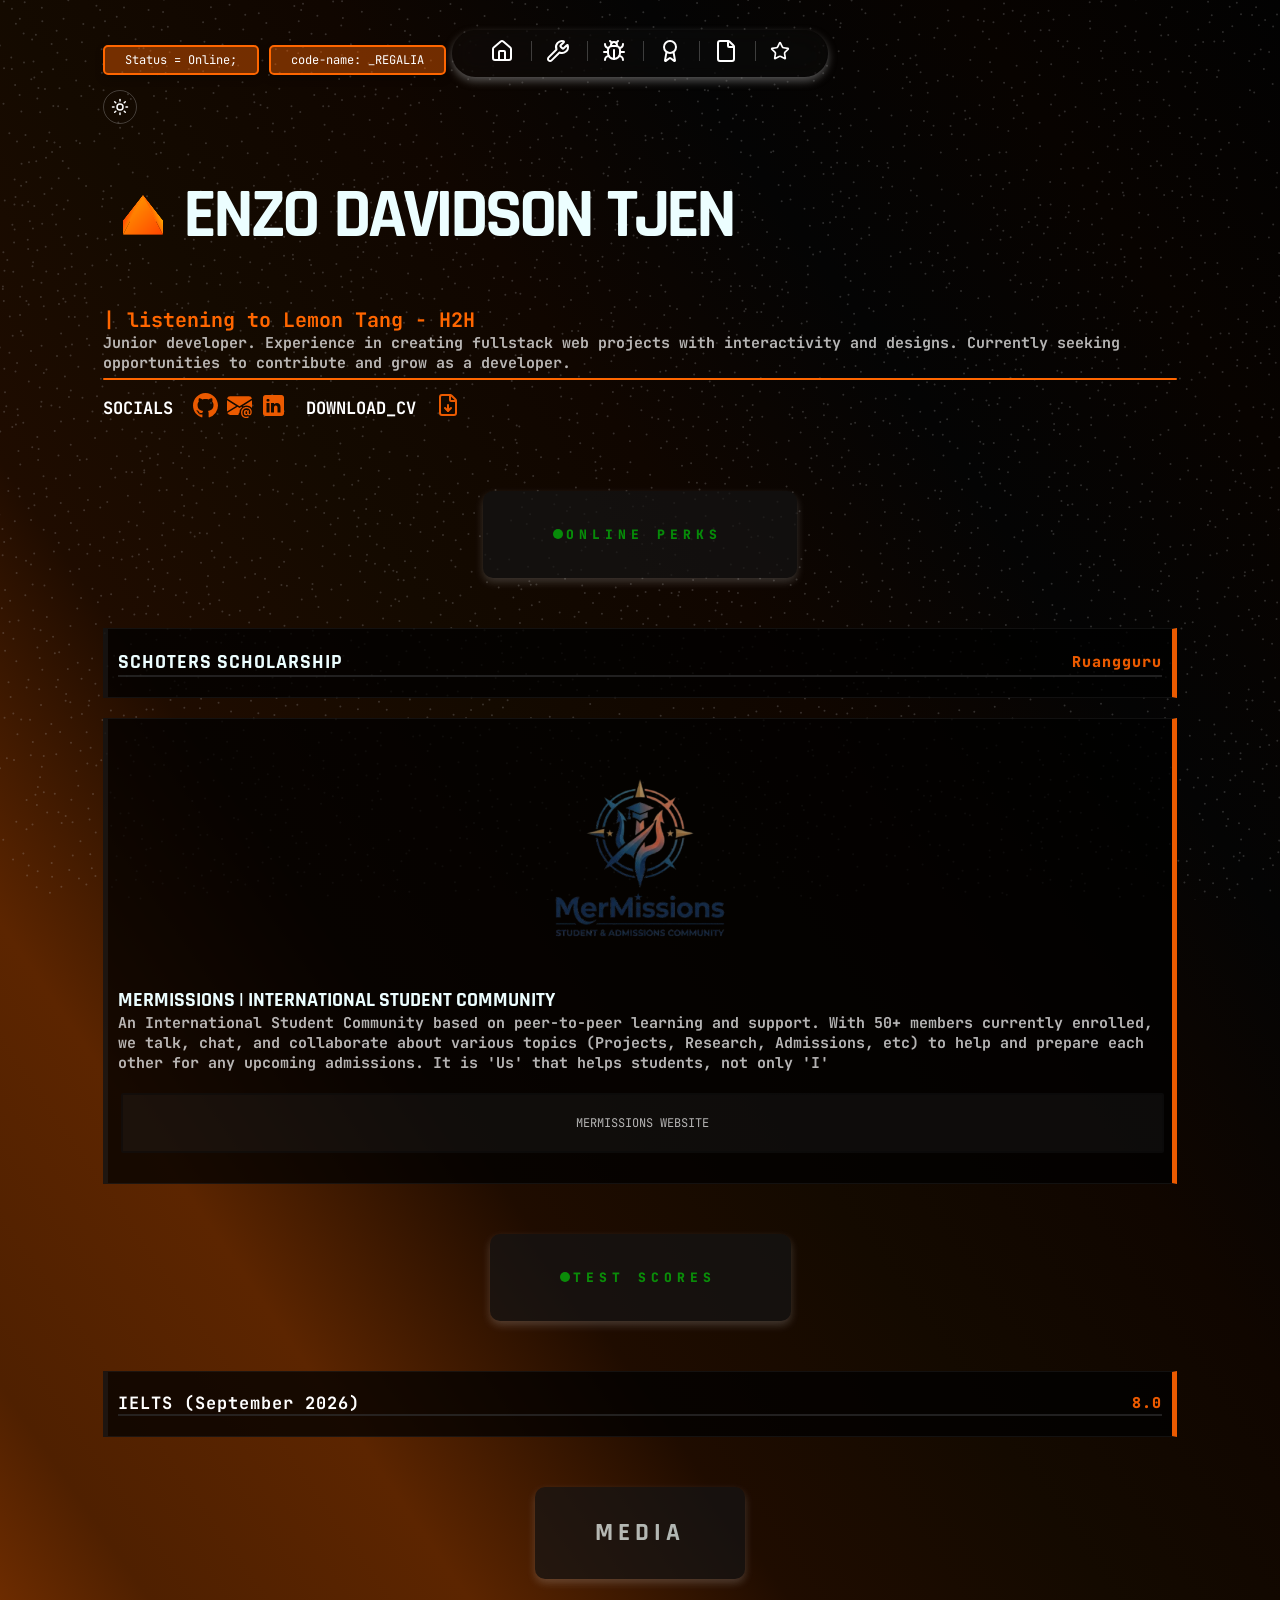
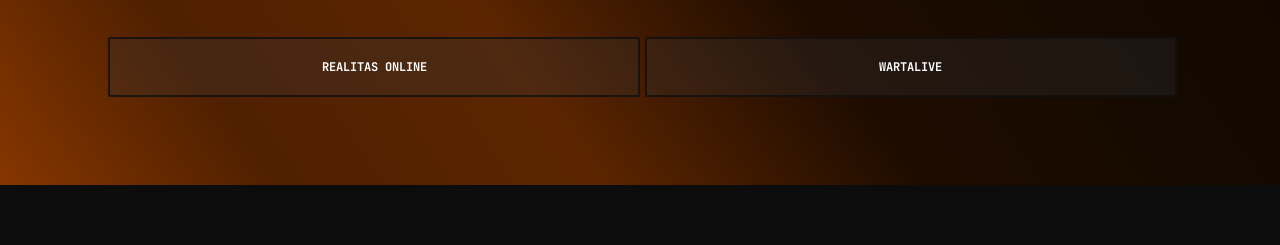
<file: index.html>
<!DOCTYPE html>
<html lang="en">
<head>
    <link rel="preconnect" href="https://fonts.googleapis.com">
    <link rel="preconnect" href="https://fonts.gstatic.com" crossorigin>
    <link href="https://fonts.googleapis.com/css2?family=Inter+Tight:ital,wght@0,100..900;1,100..900&display=swap" rel="stylesheet">
    <link rel="preconnect" href="https://fonts.googleapis.com">
    <link rel="preconnect" href="https://fonts.gstatic.com" crossorigin>
    <link href="https://fonts.googleapis.com/css2?family=PT+Sans:ital,wght@0,400;0,700;1,400;1,700&family=Rajdhani:wght@300;400;500;600;700&display=swap" rel="stylesheet">
    <meta charset="UTF-8">
    <meta name="viewport" content="width=device-width, initial-scale=1.0">
    <link rel="preconnect" href="https://fonts.gstatic.com" crossorigin>
    <link href="https://fonts.googleapis.com/css2?family=Space+Grotesk:wght@300..700&display=swap" rel="stylesheet">
    <link rel="preconnect" href="https://fonts.googleapis.com">
    <link rel="preconnect" href="https://fonts.gstatic.com" crossorigin>
    <link href="https://fonts.googleapis.com/css2?family=Bebas+Neue&display=swap" rel="stylesheet">
    <link rel="preconnect" href="https://fonts.googleapis.com">
    <link rel="preconnect" href="https://fonts.gstatic.com" crossorigin>
    <link href="https://fonts.googleapis.com/css2?family=Inter:ital,opsz,wght@0,14..32,480;1,14..32,480&family=Metrophobic&family=Outfit:wght@900&display=swap" rel="stylesheet">
    <link rel="stylesheet" href="proweb.css">
    <link rel="preconnect" href="https://fonts.googleapis.com">
<link rel="preconnect" href="https://fonts.gstatic.com" crossorigin>
<link href="https://fonts.googleapis.com/css2?family=JetBrains+Mono:ital,wght@0,100..800;1,100..800&display=swap" rel="stylesheet">
    <title>Enzo - Portfolio - Home</title>
</head>
<body>
<div class="back">
    <nav>
    <div class="ccenter">
        <div class="top-nav">
            <div class="space-between">
                <div class="top-option" id="home" aria-label="Home"><svg xmlns="http://www.w3.org/2000/svg" width="24" height="24" viewBox="0 0 24 24" fill="none" stroke="currentColor" stroke-width="2" stroke-linecap="round" stroke-linejoin="round" class="lucide lucide-house-icon lucide-house"><path d="M15 21v-8a1 1 0 0 0-1-1h-4a1 1 0 0 0-1 1v8"/><path d="M3 10a2 2 0 0 1 .709-1.528l7-6a2 2 0 0 1 2.582 0l7 6A2 2 0 0 1 21 10v9a2 2 0 0 1-2 2H5a2 2 0 0 1-2-2z"/></svg></div>
                <a href="engineering.html" class="top-option" aria-label="Engineering"><svg xmlns="http://www.w3.org/2000/svg" width="24" height="24" viewBox="0 0 24 24" fill="none" stroke="currentColor" stroke-width="2" stroke-linecap="round" stroke-linejoin="round" class="lucide lucide-wrench-icon lucide-wrench"><path d="M14.7 6.3a1 1 0 0 0 0 1.4l1.6 1.6a1 1 0 0 0 1.4 0l3.106-3.105c.32-.322.863-.22.983.218a6 6 0 0 1-8.259 7.057l-7.91 7.91a1 1 0 0 1-2.999-3l7.91-7.91a6 6 0 0 1 7.057-8.259c.438.12.54.662.219.984z"/></svg></a>
                <a href="coding.html" class="top-option" aria-label="Coding"><svg xmlns="http://www.w3.org/2000/svg" width="24" height="24" viewBox="0 0 24 24" fill="none" stroke="currentColor" stroke-width="2" stroke-linecap="round" stroke-linejoin="round" class="lucide lucide-bug-icon lucide-bug"><path d="M12 20v-9"/><path d="M14 7a4 4 0 0 1 4 4v3a6 6 0 0 1-12 0v-3a4 4 0 0 1 4-4z"/><path d="M14.12 3.88 16 2"/><path d="M21 21a4 4 0 0 0-3.81-4"/><path d="M21 5a4 4 0 0 1-3.55 3.97"/><path d="M22 13h-4"/><path d="M3 21a4 4 0 0 1 3.81-4"/><path d="M3 5a4 4 0 0 0 3.55 3.97"/><path d="M6 13H2"/><path d="m8 2 1.88 1.88"/><path d="M9 7.13V6a3 3 0 1 1 6 0v1.13"/></svg></a>
                <a href="achievements.html" class="top-option" aria-label="Achievements"><svg xmlns="http://www.w3.org/2000/svg" width="24" height="24" viewBox="0 0 24 24" fill="none" stroke="currentColor" stroke-width="2" stroke-linecap="round" stroke-linejoin="round" class="lucide lucide-award-icon lucide-award"><path d="m15.477 12.89 1.515 8.526a.5.5 0 0 1-.81.47l-3.58-2.687a1 1 0 0 0-1.197 0l-3.586 2.686a.5.5 0 0 1-.81-.469l1.514-8.526"/><circle cx="12" cy="8" r="6"/></svg></a>
                <a href="experience.html" class="top-option" aria-label="Experience"><svg xmlns="http://www.w3.org/2000/svg" width="24" height="24" viewBox="0 0 24 24" fill="none" stroke="currentColor" stroke-width="2" stroke-linecap="round" stroke-linejoin="round" class="lucide lucide-file-icon lucide-file"><path d="M6 22a2 2 0 0 1-2-2V4a2 2 0 0 1 2-2h8a2.4 2.4 0 0 1 1.704.706l3.588 3.588A2.4 2.4 0 0 1 20 8v12a2 2 0 0 1-2 2z"/><path d="M14 2v5a1 1 0 0 0 1 1h5"/></svg></a>
                <a href="university.html" class="top-option" aria-label="University"><svg xmlns="http://www.w3.org/2000/svg" width="20" height="20" viewBox="0 0 24 24" fill="none" stroke="currentColor" stroke-width="2" stroke-linecap="round" stroke-linejoin="round" class="lucide lucide-star-icon lucide-star"><path d="M11.525 2.295a.53.53 0 0 1 .95 0l2.31 4.679a2.123 2.123 0 0 0 1.595 1.16l5.166.756a.53.53 0 0 1 .294.904l-3.736 3.638a2.123 2.123 0 0 0-.611 1.878l.882 5.14a.53.53 0 0 1-.771.56l-4.618-2.428a2.122 2.122 0 0 0-1.973 0L6.396 21.01a.53.53 0 0 1-.77-.56l.881-5.139a2.122 2.122 0 0 0-.611-1.879L2.16 9.795a.53.53 0 0 1 .294-.906l5.165-.755a2.122 2.122 0 0 0 1.597-1.16z"/></svg></a>
            </div>
        </div>
    </div>
    </nav>
    <div class="sidebar">
            <h4 id="side" class="side">PROJECT_ID</h4>
            <h6 id="side" class="side"><span class="undertaker">SECTOR_NAV_01</span></h6>
                <div class="list" id="home"><svg xmlns="http://www.w3.org/2000/svg" width="15" height="15" viewBox="0 0 24 24" fill="none" stroke="currentColor" stroke-width="2" stroke-linecap="round" stroke-linejoin="round" class="lucide lucide-house-icon lucide-house"><path d="M15 21v-8a1 1 0 0 0-1-1h-4a1 1 0 0 0-1 1v8"/><path d="M3 10a2 2 0 0 1 .709-1.528l7-6a2 2 0 0 1 2.582 0l7 6A2 2 0 0 1 21 10v9a2 2 0 0 1-2 2H5a2 2 0 0 1-2-2z"/></svg> HOME</div>
                <a href="engineering.html" class="list"><svg xmlns="http://www.w3.org/2000/svg" width="15" height="15" viewBox="0 0 24 24" fill="none" stroke="currentColor" stroke-width="1.75" stroke-linecap="round" stroke-linejoin="round" class="lucide lucide-wrench-icon lucide-wrench"><path d="M14.7 6.3a1 1 0 0 0 0 1.4l1.6 1.6a1 1 0 0 0 1.4 0l3.106-3.105c.32-.322.863-.22.983.218a6 6 0 0 1-8.259 7.057l-7.91 7.91a1 1 0 0 1-2.999-3l7.91-7.91a6 6 0 0 1 7.057-8.259c.438.12.54.662.219.984z"/></svg> ENGINEERING</a>
                <a href="coding.html" class="list"><svg xmlns="http://www.w3.org/2000/svg" width="15" height="15" viewBox="0 0 24 24" fill="none" stroke="currentColor" stroke-width="1.75" stroke-linecap="round" stroke-linejoin="round" class="lucide lucide-bug-icon lucide-bug"><path d="M12 20v-9"/><path d="M14 7a4 4 0 0 1 4 4v3a6 6 0 0 1-12 0v-3a4 4 0 0 1 4-4z"/><path d="M14.12 3.88 16 2"/><path d="M21 21a4 4 0 0 0-3.81-4"/><path d="M21 5a4 4 0 0 1-3.55 3.97"/><path d="M22 13h-4"/><path d="M3 21a4 4 0 0 1 3.81-4"/><path d="M3 5a4 4 0 0 0 3.55 3.97"/><path d="M6 13H2"/><path d="m8 2 1.88 1.88"/><path d="M9 7.13V6a3 3 0 1 1 6 0v1.13"/></svg> CODING</a>
                <a href="achievements.html" class="list"><svg xmlns="http://www.w3.org/2000/svg" width="15" height="15" viewBox="0 0 24 24" fill="none" stroke="currentColor" stroke-width="1.75" stroke-linecap="round" stroke-linejoin="round" class="lucide lucide-award-icon lucide-award"><path d="m15.477 12.89 1.515 8.526a.5.5 0 0 1-.81.47l-3.58-2.687a1 1 0 0 0-1.197 0l-3.586 2.686a.5.5 0 0 1-.81-.469l1.514-8.526"/><circle cx="12" cy="8" r="6"/></svg> AWARDS</a>
                <a href="experience.html" class="list"><svg xmlns="http://www.w3.org/2000/svg" width="15" height="15" viewBox="0 0 24 24" fill="none" stroke="currentColor" stroke-width="1.75" stroke-linecap="round" stroke-linejoin="round" class="lucide lucide-book-user-icon lucide-book-user"><path d="M15 13a3 3 0 1 0-6 0"/><path d="M4 19.5v-15A2.5 2.5 0 0 1 6.5 2H19a1 1 0 0 1 1 1v18a1 1 0 0 1-1 1H6.5a1 1 0 0 1 0-5H20"/><circle cx="12" cy="8" r="2"/></svg> EXPERIENCE</a>
                <a href="university.html" class="list"><svg xmlns="http://www.w3.org/2000/svg" width="20" height="20" viewBox="0 0 24 24" fill="none" stroke="currentColor" stroke-width="2" stroke-linecap="round" stroke-linejoin="round" class="lucide lucide-star-icon lucide-star"><path d="M11.525 2.295a.53.53 0 0 1 .95 0l2.31 4.679a2.123 2.123 0 0 0 1.595 1.16l5.166.756a.53.53 0 0 1 .294.904l-3.736 3.638a2.123 2.123 0 0 0-.611 1.878l.882 5.14a.53.53 0 0 1-.771.56l-4.618-2.428a2.122 2.122 0 0 0-1.973 0L6.396 21.01a.53.53 0 0 1-.77-.56l.881-5.139a2.122 2.122 0 0 0-.611-1.879L2.16 9.795a.53.53 0 0 1 .294-.906l5.165-.755a2.122 2.122 0 0 0 1.597-1.16z"/></svg> UNIVERSITY</a>
    <div class="STATS">
        <span class="side" id="side">JOURNEY</span>
    <div class="cage"><div class="statistics"></div></div>
    </div>
    </div>
<div class="end">
    <div class="LIVE-BAR">
        <div class="text">
            <h4 id="side" class="LIVE"><div class="pulser"></div> LIVE_BAR</h4>
            <h6 id="side" class="side"><span class="undertaker">SYSTEMS: ONLINE</span></h6>
            <span class="live"> STATUS: AVAILABLE</span>
            <span class="live"> LOCATION: IND.</span>
            <span class="live"> CURRENT: FULLSTACK.</span>
            <span class="live"> IELTS: 8.0.</span>
            <span class="live"> TARGET: USA.</span>
            <div class="skills">
                <h2><span class="undertaker">SKILLS_</span></h2>
                <span class="skill">HTML</span>
                <span class="skill">CSS</span>
                <span class="skill">JS</span>
                <span class="skill">PYTHON</span>
                <span class="skill">LEADERSHIP</span>
                <span class="skill">RESILLIENCE</span>
                <span class="skill">ADAPTABILITY</span>
                <span class="skill">COMMUNICATION</span>
                <span class="skill">COLLABORATION</span>
            </div>

        </div>
    </div>
</div>
    <div class="contain">
        <div class="double-column-auto">
            <div class="main-head">
                <div class="row homepage-status-row"><div class="lined"><div class="status-card">Status = Online;</div><div class="status-card">code-name: _REGALIA</div></div><button class="theme-toggle" id="theme-toggle" type="button" aria-label="Switch to light theme" title="Switch theme"><svg class="theme-icon theme-icon-sun" xmlns="http://www.w3.org/2000/svg" width="18" height="18" viewBox="0 0 24 24" fill="none" stroke="currentColor" stroke-width="2" stroke-linecap="round" stroke-linejoin="round" aria-hidden="true"><circle cx="12" cy="12" r="4"/><path d="M12 2v2"/><path d="M12 20v2"/><path d="m4.93 4.93 1.41 1.41"/><path d="m17.66 17.66 1.41 1.41"/><path d="M2 12h2"/><path d="M20 12h2"/><path d="m6.34 17.66-1.41 1.41"/><path d="m19.07 4.93-1.41 1.41"/></svg><svg class="theme-icon theme-icon-moon" xmlns="http://www.w3.org/2000/svg" width="18" height="18" viewBox="0 0 24 24" fill="none" stroke="currentColor" stroke-width="2" stroke-linecap="round" stroke-linejoin="round" aria-hidden="true"><path d="M12 3a6 6 0 0 0 9 9 9 9 0 1 1-9-9Z"/></svg></button></div>
                <h1 id="main">                    <style>
/*
MIT License

Copyright (c) 2023 Uiverse.io

Permission is hereby granted, free of charge, to any person obtaining a copy
of this software and associated documentation files (the "Software"), to deal
in the Software without restriction, including without limitation the rights
to use, copy, modify, merge, publish, distribute, sublicense, and/or sell
copies of the Software, and to permit persons to whom the Software is
furnished to do so, subject to the following conditions:

The above copyright notice and this permission notice shall be included in all
copies or substantial portions of the Software.

THE SOFTWARE IS PROVIDED "AS IS", WITHOUT WARRANTY OF ANY KIND, EXPRESS OR
IMPLIED, INCLUDING BUT NOT LIMITED TO THE WARRANTIES OF MERCHANTABILITY,
FITNESS FOR A PARTICULAR PURPOSE AND NONINFRINGEMENT. IN NO EVENT SHALL THE
AUTHORS OR COPYRIGHT HOLDERS BE LIABLE FOR ANY CLAIM, DAMAGES OR OTHER
LIABILITY, WHETHER IN AN ACTION OF CONTRACT, TORT OR OTHERWISE, ARISING FROM,
OUT OF OR IN CONNECTION WITH THE SOFTWARE OR THE USE OR OTHER DEALINGS IN THE
SOFTWARE.
Component by alexmaracinaru: https://uiverse.io/alexmaracinaru/heavy-baboon-91
*/

.pyramid-loader {
  position: relative;
  width: 80px;
  height: 85px;
  display: block;
  transform-style: preserve-3d;
  transform: rotateX(-20deg);
}
@media(max-width: 800px){
    .pyramid-loader {
        width: 80px;
        height: 55px;
    }
    .pyramid-loader .wrapper .side {
        width: 20px;
        height: 20px;
    }
}
.wrapper {
  position: relative;
  width: 100%;
  height: 100%;
  transform-style: preserve-3d;
  animation: spin 4s linear infinite;
}

@keyframes spin {
  100% {
    transform: rotateY(360deg);
  }
}

.pyramid-loader .wrapper .side {
  width: 40px;
  height: 40px;
  background: linear-gradient(to bottom right, #FFA500, #FF4500);
  position: absolute;
  top: 0;
  left: 0;
  right: 0;
  bottom: 0;
  margin: auto;
  transform-origin: center top;
  clip-path: polygon(50% 0%, 0% 100%, 100% 100%);
}

.pyramid-loader .wrapper .side1 {
  transform: rotateZ(-30deg) rotateY(90deg);
  background: linear-gradient(to bottom right, #FF4500, #FFA500);
}

.pyramid-loader .wrapper .side2 {
  transform: rotateZ(30deg) rotateY(90deg);
  background: linear-gradient(to bottom right, #FFA500, #FF4500);
}

.pyramid-loader .wrapper .side3 {
  transform: rotateX(30deg);
  background: linear-gradient(to bottom right, #FFA500, #FF4500);
}

.pyramid-loader .wrapper .side4 {
  transform: rotateX(-30deg);
  background: linear-gradient(to bottom right, #FF4500, #FFA500);
}
</style>
<div class="pyramid-loader">
  <div class="wrapper">
    <span class="side side1"></span>
    <span class="side side2"></span>
    <span class="side side3"></span>
    <span class="side side4"></span>
    <span class="shadow"></span>
  </div>
</div>ENZO DAVIDSON TJEN 

                </h1>
                <div class="word-glow"><span class="occupation">| listening to Lemon Tang - H2H </span><br></div>
                <span class="subheading">Junior developer. Experience in creating fullstack web projects with interactivity and designs. Currently seeking opportunities to contribute and grow as a developer.</span>
                <div class="under-text"></div>
    <div class="one-line">
        <div class="left">
            <p>SOCIALS</p>
        </div>
        <div class="right">
            <div class="contact">
                <a href="https://github.com/Starzz90" class="contact-icon" target="_blank">
                <svg xmlns="http://www.w3.org/2000/svg" width="25" height="25" fill= var(--accent-color) class="bi bi-github" viewBox="0 0 16 16">
                    <path d="M8 0C3.58 0 0 3.58 0 8c0 3.54 2.29 6.53 5.47 7.59.4.07.55-.17.55-.38 0-.19-.01-.82-.01-1.49-2.01.37-2.53-.49-2.69-.94-.09-.23-.48-.94-.82-1.13-.28-.15-.68-.52-.01-.53.63-.01 1.08.58 1.23.82.72 1.21 1.87.87 2.33.66.07-.52.28-.87.51-1.07-1.78-.2-3.64-.89-3.64-3.95 0-.87.31-1.59.82-2.15-.08-.2-.36-1.02.08-2.12 0 0 .67-.21 2.2.82.64-.18 1.32-.27 2-.27s1.36.09 2 .27c1.53-1.04 2.2-.82 2.2-.82.44 1.1.16 1.92.08 2.12.51.56.82 1.27.82 2.15 0 3.07-1.87 3.75-3.65 3.95.29.25.54.73.54 1.48 0 1.07-.01 1.93-.01 2.2 0 .21.15.46.55.38A8.01 8.01 0 0 0 16 8c0-4.42-3.58-8-8-8"/>
                </svg>
                </a>
                <a href="mailto:enzodtjen@gmail.com" class="contact-icon" target="_blank">
                <svg xmlns="http://www.w3.org/2000/svg" width="25" height="25" fill= var(--accent-color)  class="bi bi-envelope-at-fill" viewBox="0 0 16 16">
                    <path d="M2 2A2 2 0 0 0 .05 3.555L8 8.414l7.95-4.859A2 2 0 0 0 14 2zm-2 9.8V4.698l5.803 3.546zm6.761-2.97-6.57 4.026A2 2 0 0 0 2 14h5.256A4.5 4.5 0 0 1 8 12.5a4.49 4.49 0 0 1 1.606-3.446l-.367-.225L8 9.586zM16 9.671V4.697l-5.803 3.546.338.208A4.5 4.5 0 0 1 12.5 8c1.414 0 2.675.652 3.5 1.671"/>
                    <path d="M15.834 12.244c0 1.168-.577 2.025-1.587 2.025-.503 0-1.002-.228-1.12-.648h-.043c-.118.416-.543.643-1.015.643-.77 0-1.259-.542-1.259-1.434v-.529c0-.844.481-1.4 1.26-1.4.585 0 .87.333.953.63h.03v-.568h.905v2.19c0 .272.18.42.411.42.315 0 .639-.415.639-1.39v-.118c0-1.277-.95-2.326-2.484-2.326h-.04c-1.582 0-2.64 1.067-2.64 2.724v.157c0 1.867 1.237 2.654 2.57 2.654h.045c.507 0 .935-.07 1.18-.18v.731c-.219.1-.643.175-1.237.175h-.044C10.438 16 9 14.82 9 12.646v-.214C9 10.36 10.421 9 12.485 9h.035c2.12 0 3.314 1.43 3.314 3.034zm-4.04.21v.227c0 .586.227.8.581.8.31 0 .564-.17.564-.743v-.367c0-.516-.275-.708-.572-.708-.346 0-.573.245-.573.791"/>
                </svg>
                </a>
                <a href="https://www.linkedin.com/in/enzo-davidson-tjen-25b168354" class="contact-icon" target="_blank">
                    <svg xmlns="http://www.w3.org/2000/svg" x="0px" y="0px" width="25" height="25"
                    fill= var(--accent-color) class="bi bi-envelope-at-fill" viewBox="0 0 50 50">
                    <path d="M41,4H9C6.24,4,4,6.24,4,9v32c0,2.76,2.24,5,5,5h32c2.76,0,5-2.24,5-5V9C46,6.24,43.76,4,41,4z M17,20v19h-6V20H17z M11,14.47c0-1.4,1.2-2.47,3-2.47s2.93,1.07,3,2.47c0,1.4-1.12,2.53-3,2.53C12.2,17,11,15.87,11,14.47z M39,39h-6c0,0,0-9.26,0-10 c0-2-1-4-3.5-4.04h-0.08C27,24.96,26,27.02,26,29c0,0.91,0,10,0,10h-6V20h6v2.56c0,0,1.93-2.56,5.81-2.56 c3.97,0,7.19,2.73,7.19,8.26V39z"></path>
                </svg>
                </a>
            </div>
        </div>
    </div>
    <div class="one-line">
        <div class="left">
            <p>DOWNLOAD_CV</p>
        </div>
        <div class="right">
            <div class="contact">
                <a href="Images/EnzoCV.pdf" class="contact-icon" download>
                <svg xmlns="http://www.w3.org/2000/svg" width="24" height="24" viewBox="0 0 24 24" fill="none" stroke="var(--used)" stroke-width="2" stroke-linecap="round" stroke-linejoin="round" class="lucide lucide-file-down-icon lucide-file-down"><path d="M6 22a2 2 0 0 1-2-2V4a2 2 0 0 1 2-2h8a2.4 2.4 0 0 1 1.704.706l3.588 3.588A2.4 2.4 0 0 1 20 8v12a2 2 0 0 1-2 2z"/><path d="M14 2v5a1 1 0 0 0 1 1h5"/><path d="M12 18v-6"/><path d="m9 15 3 3 3-3"/></svg>
                </a>
            </div>
        </div>
    </div>
            </div>
        </div>
        <div id="equip"></div>
        <div class="Center"><h2 class="code"><div class="online-stats"><div class="online-circle"></div>ONLINE PERKS</div></h2></div>
        <div class="column">
        <div class="specs-card">
            <div class="specs-data"><div class="left"><h3>SCHOTERS SCHOLARSHIP</h3></div><div class="right">Ruangguru</div></div>
            </div>
        </div>
        <div class="Promotion">
            <div class="add-card">
                <div class="Center"><img src="Images/Mermission-NoBG.png" alt="Mermissions" class="adds"></div>
                <div class="add-text"><h3>MERMISSIONS | INTERNATIONAL STUDENT COMMUNITY</h3><span class="subheading">An International Student Community based on peer-to-peer learning and support. With 50+ members currently enrolled, we talk, chat, and collaborate about various topics (Projects, Research, Admissions, etc) to help and prepare each other for any upcoming admissions. It is 'Us' that helps students, not only 'I'</span></div>
                <div class="Center">
                    <button class="redirect-media"><a href="https://starzz90.github.io/mermissions/" target="_blank">MERMISSIONS WEBSITE</a></button>
                </div>

                
            </div>
        </div>
    <div class="test-scores">
        <div class="Center"><h2 class="code"><div class="online-stats"><div class="online-circle"></div>TEST SCORES</div></h2></div>
        <div class="column">
        <div class="specs-card">
            <div class="specs-data"><div class="left">IELTS (September 2026)</div><div class="right">8.0</div></div>
            </div>
        </div>
    </div>
        <div class="Center"><h2 class="code">MEDIA</h2></div>
    <div class="one-line">
        <a href="https://www.realitasonline.id/sumut/102414756514/dari-padangsidimpuan-ke-pentas-dunia-prestasi-luar-biasa-bayu-dan-enzo-di-olimpiade-toeic-dan-toefl" class="redirect-media" target="_blank">REALITAS ONLINE</a>
        <a href="https://www.wartalive.co.id/harumkan-sekolah-dan-indonesia-dua-siswa-sman-1-padangsidimpuan-juara-olimpiade-toeic-dan-toefl/" class="redirect-media" target="_blank">WARTALIVE</a>
    </div>   
        </div>
    </div>
    <div class="Bottom-nav">
        <div class="differ">
            <div class="left"><h4 id="bottom" class="LIVE"><div class="pulser"></div> LIVE_BAR</h4></div>
        </div>
    </div>
</div>
</body>
<script src="script.js"></script>
</html>
</file>
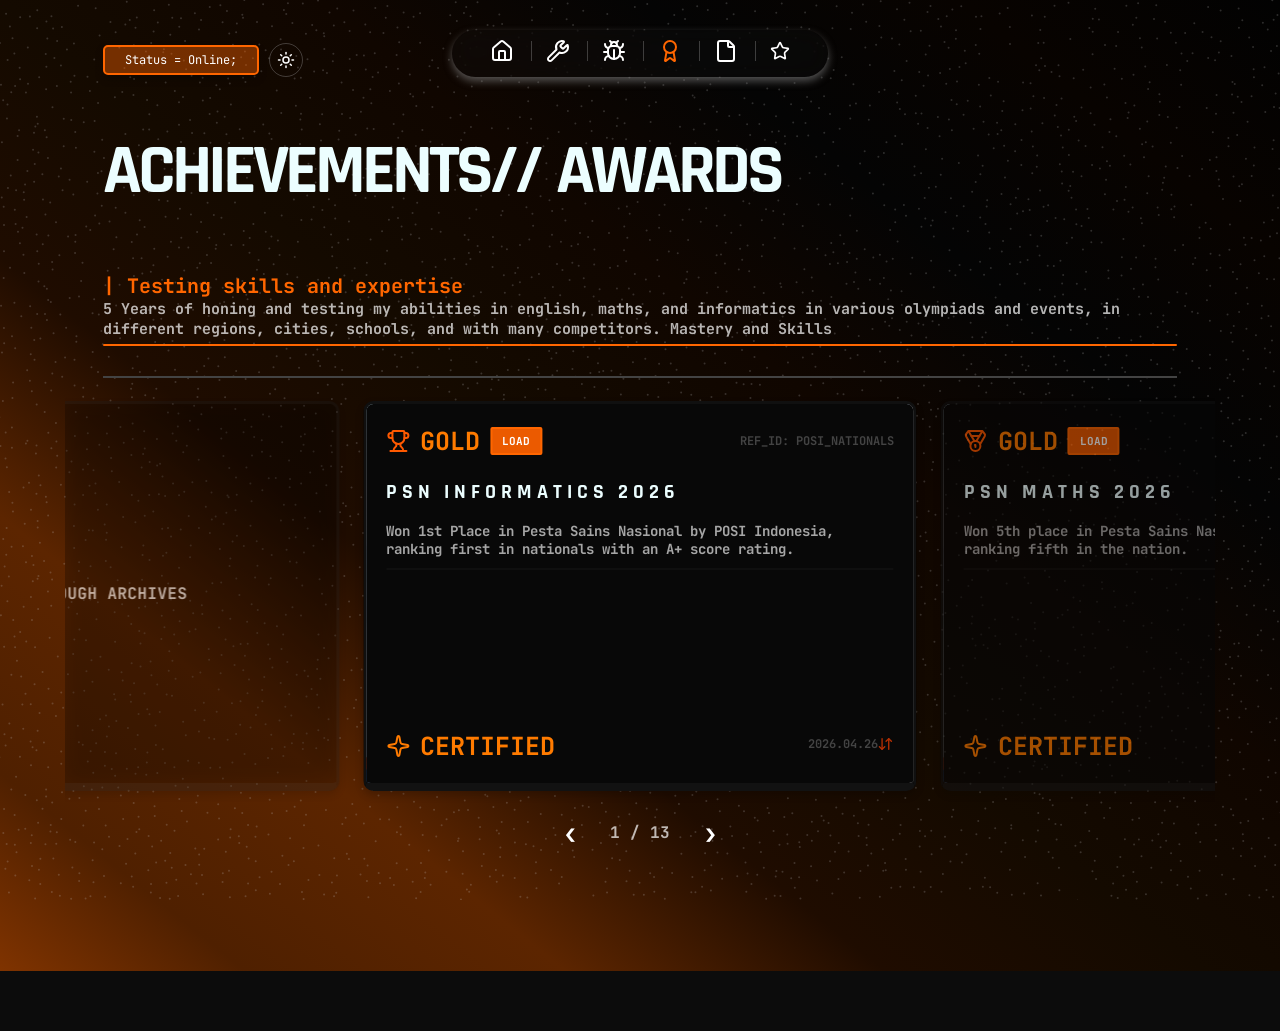
<file: achievements.html>
<!doctype html>
<html lang="en">
  <head>
    <meta charset="UTF-8" />
    <meta name="viewport" content="width=device-width, initial-scale=1.0" />
    <link rel="preconnect" href="https://fonts.googleapis.com">
<link rel="preconnect" href="https://fonts.gstatic.com" crossorigin>
<link href="https://fonts.googleapis.com/css2?family=PT+Sans:ital,wght@0,400;0,700;1,400;1,700&family=Rajdhani:wght@300;400;500;600;700&display=swap" rel="stylesheet">
    <link rel="preconnect" href="https://fonts.googleapis.com" />
    <link rel="preconnect" href="https://fonts.gstatic.com" crossorigin />
    <link
      href="https://fonts.googleapis.com/css2?family=Space+Grotesk:wght@300..700&display=swap"
      rel="stylesheet"
    />
    <link rel="preconnect" href="https://fonts.googleapis.com" />
    <link rel="preconnect" href="https://fonts.gstatic.com" crossorigin />
    <link
      href="https://fonts.googleapis.com/css2?family=Bebas+Neue&display=swap"
      rel="stylesheet"
    />
    <link rel="preconnect" href="https://fonts.googleapis.com" />
    <link rel="preconnect" href="https://fonts.gstatic.com" crossorigin />
    <link
      href="https://fonts.googleapis.com/css2?family=Inter:ital,opsz,wght@0,14..32,480;1,14..32,480&family=Metrophobic&family=Outfit:wght@900&display=swap"
      rel="stylesheet"
    />
    <link rel="preconnect" href="https://fonts.googleapis.com" />
    <link rel="preconnect" href="https://fonts.gstatic.com" crossorigin />
    <link
      href="https://fonts.googleapis.com/css2?family=JetBrains+Mono:ital,wght@0,100..800;1,100..800&display=swap"
      rel="stylesheet"
    />
    <link rel="stylesheet" href="proweb.css" />
    <title>Enzo - Achievements</title>
  </head>
  <body>
    <div class="back">
    <nav>
      <div class="ccenter">
        <div class="top-nav">
          <div class="space-between">
            <a href="index.html" class="top-option" aria-label="Home">
              <svg
                xmlns="http://www.w3.org/2000/svg"
                width="24"
                height="24"
                viewBox="0 0 24 24"
                fill="none"
                stroke="currentColor"
                stroke-width="2"
                stroke-linecap="round"
                stroke-linejoin="round"
                class="lucide lucide-house-icon lucide-house"
              >
                <path d="M15 21v-8a1 1 0 0 0-1-1h-4a1 1 0 0 0-1 1v8" />
                <path
                  d="M3 10a2 2 0 0 1 .709-1.528l7-6a2 2 0 0 1 2.582 0l7 6A2 2 0 0 1 21 10v9a2 2 0 0 1-2 2H5a2 2 0 0 1-2-2z"
                />
              </svg>
            </a>
            <a href="engineering.html" class="top-option" aria-label="Engineering"
              ><svg
                xmlns="http://www.w3.org/2000/svg"
                width="24"
                height="24"
                viewBox="0 0 24 24"
                fill="none"
                stroke="currentColor"
                stroke-width="2"
                stroke-linecap="round"
                stroke-linejoin="round"
                class="lucide lucide-wrench-icon lucide-wrench"
              >
                <path
                  d="M14.7 6.3a1 1 0 0 0 0 1.4l1.6 1.6a1 1 0 0 0 1.4 0l3.106-3.105c.32-.322.863-.22.983.218a6 6 0 0 1-8.259 7.057l-7.91 7.91a1 1 0 0 1-2.999-3l7.91-7.91a6 6 0 0 1 7.057-8.259c.438.12.54.662.219.984z"
                /></svg
            ></a>
            <a href="coding.html" class="top-option" aria-label="Coding">
              <svg
                xmlns="http://www.w3.org/2000/svg"
                width="24"
                height="24"
                viewBox="0 0 24 24"
                fill="none"
                stroke="currentColor"
                stroke-width="2"
                stroke-linecap="round"
                stroke-linejoin="round"
                class="lucide lucide-bug-icon lucide-bug"
                >
                <path d="M12 20v-9" />
                <path
                  d="M14 7a4 4 0 0 1 4 4v3a6 6 0 0 1-12 0v-3a4 4 0 0 1 4-4z"
                />
                <path d="M14.12 3.88 16 2" />
                <path d="M21 21a4 4 0 0 0-3.81-4" />
                <path d="M21 5a4 4 0 0 1-3.55 3.97" />
                <path d="M22 13h-4" />
                <path d="M3 21a4 4 0 0 1 3.81-4" />
                <path d="M3 5a4 4 0 0 0 3.55 3.97" />
                <path d="M6 13H2" />
                <path d="m8 2 1.88 1.88" />
                <path d="M9 7.13V6a3 3 0 1 1 6 0v1.13" />
              </svg>
            </a>
            <a href="achievements.html" class="top-option" aria-label="Achievements"
              ><svg
                xmlns="http://www.w3.org/2000/svg"
                width="24"
                height="24"
                viewBox="0 0 24 24"
                fill="none"
                stroke="currentColor"
                stroke-width="2"
                stroke-linecap="round"
                stroke-linejoin="round"
                class="lucide lucide-award-icon lucide-award"
              >
                <path
                  d="m15.477 12.89 1.515 8.526a.5.5 0 0 1-.81.47l-3.58-2.687a1 1 0 0 0-1.197 0l-3.586 2.686a.5.5 0 0 1-.81-.469l1.514-8.526"
                />
                <circle cx="12" cy="8" r="6" /></svg
            ></a>
            <a href="experience.html" class="top-option" aria-label="Experience"
              ><svg
                xmlns="http://www.w3.org/2000/svg"
                width="24"
                height="24"
                viewBox="0 0 24 24"
                fill="none"
                stroke="currentColor"
                stroke-width="2"
                stroke-linecap="round"
                stroke-linejoin="round"
                class="lucide lucide-file-icon lucide-file"
              >
                <path
                  d="M6 22a2 2 0 0 1-2-2V4a2 2 0 0 1 2-2h8a2.4 2.4 0 0 1 1.704.706l3.588 3.588A2.4 2.4 0 0 1 20 8v12a2 2 0 0 1-2 2z"
                />
                <path d="M14 2v5a1 1 0 0 0 1 1h5" /></svg
            ></a>
            <a href="university.html" class="top-option" aria-label="University"><svg xmlns="http://www.w3.org/2000/svg" width="20" height="20" viewBox="0 0 24 24" fill="none" stroke="currentColor" stroke-width="2" stroke-linecap="round" stroke-linejoin="round" class="lucide lucide-star-icon lucide-star"><path d="M11.525 2.295a.53.53 0 0 1 .95 0l2.31 4.679a2.123 2.123 0 0 0 1.595 1.16l5.166.756a.53.53 0 0 1 .294.904l-3.736 3.638a2.123 2.123 0 0 0-.611 1.878l.882 5.14a.53.53 0 0 1-.771.56l-4.618-2.428a2.122 2.122 0 0 0-1.973 0L6.396 21.01a.53.53 0 0 1-.77-.56l.881-5.139a2.122 2.122 0 0 0-.611-1.879L2.16 9.795a.53.53 0 0 1 .294-.906l5.165-.755a2.122 2.122 0 0 0 1.597-1.16z"/></svg></a>
            </div>
        </div>
      </div>
    </nav>
    <div class="sidebar">
        <h4 id="side" class="side">PROJECT_ID</h4>
        <h6 id="side" class="side">
          <span class="undertaker">SECTOR_NAV_01</span>
        </h6>
        <a href="index.html" class="list">
          <svg
            xmlns="http://www.w3.org/2000/svg"
            width="15"
            height="15"
            viewBox="0 0 24 24"
            fill="none"
            stroke="currentColor"
            stroke-width="2"
            stroke-linecap="round"
            stroke-linejoin="round"
            class="lucide lucide-house-icon lucide-house"
          >
            <path d="M15 21v-8a1 1 0 0 0-1-1h-4a1 1 0 0 0-1 1v8" />
            <path
              d="M3 10a2 2 0 0 1 .709-1.528l7-6a2 2 0 0 1 2.582 0l7 6A2 2 0 0 1 21 10v9a2 2 0 0 1-2 2H5a2 2 0 0 1-2-2z"
            />
          </svg>
          HOME
        </a>
        <a href="engineering.html" class="list">
          <svg
            xmlns="http://www.w3.org/2000/svg"
            width="15"
            height="15"
            viewBox="0 0 24 24"
            fill="none"
            stroke="currentColor"
            stroke-width="1.75"
            stroke-linecap="round"
            stroke-linejoin="round"
            class="lucide lucide-wrench-icon lucide-wrench"
          >
            <path
              d="M14.7 6.3a1 1 0 0 0 0 1.4l1.6 1.6a1 1 0 0 0 1.4 0l3.106-3.105c.32-.322.863-.22.983.218a6 6 0 0 1-8.259 7.057l-7.91 7.91a1 1 0 0 1-2.999-3l7.91-7.91a6 6 0 0 1 7.057-8.259c.438.12.54.662.219.984z"
            />
          </svg>
          ENGINEERING
        </li>
        <a href="coding.html" class="list">
          <svg
            xmlns="http://www.w3.org/2000/svg"
            width="15"
            height="15"
            viewBox="0 0 24 24"
            fill="none"
            stroke="currentColor"
            stroke-width="1.75"
            stroke-linecap="round"
            stroke-linejoin="round"
            class="lucide lucide-bug-icon lucide-bug"
          >
            <path d="M12 20v-9" />
            <path d="M14 7a4 4 0 0 1 4 4v3a6 6 0 0 1-12 0v-3a4 4 0 0 1 4-4z" />
            <path d="M14.12 3.88 16 2" />
            <path d="M21 21a4 4 0 0 0-3.81-4" />
            <path d="M21 5a4 4 0 0 1-3.55 3.97" />
            <path d="M22 13h-4" />
            <path d="M3 21a4 4 0 0 1 3.81-4" />
            <path d="M3 5a4 4 0 0 0 3.55 3.97" />
            <path d="M6 13H2" />
            <path d="m8 2 1.88 1.88" />
            <path d="M9 7.13V6a3 3 0 1 1 6 0v1.13" />
          </svg>
          CODING
        </a>
        <a href="achievements.html" class="list">
          <svg
            xmlns="http://www.w3.org/2000/svg"
            width="15"
            height="15"
            viewBox="0 0 24 24"
            fill="none"
            stroke="currentColor"
            stroke-width="1.75"
            stroke-linecap="round"
            stroke-linejoin="round"
            class="lucide lucide-award-icon lucide-award"
          >
            <path
              d="m15.477 12.89 1.515 8.526a.5.5 0 0 1-.81.47l-3.58-2.687a1 1 0 0 0-1.197 0l-3.586 2.686a.5.5 0 0 1-.81-.469l1.514-8.526"
            />
            <circle cx="12" cy="8" r="6" />
          </svg>
          AWARDS
        </a>
        <a href="experience.html" class="list">
          <svg
            xmlns="http://www.w3.org/2000/svg"
            width="15"
            height="15"
            viewBox="0 0 24 24"
            fill="none"
            stroke="currentColor"
            stroke-width="1.75"
            stroke-linecap="round"
            stroke-linejoin="round"
            class="lucide lucide-book-user-icon lucide-book-user"
          >
            <path d="M15 13a3 3 0 1 0-6 0" />
            <path
              d="M4 19.5v-15A2.5 2.5 0 0 1 6.5 2H19a1 1 0 0 1 1 1v18a1 1 0 0 1-1 1H6.5a1 1 0 0 1 0-5H20"
            />
            <circle cx="12" cy="8" r="2" />
          </svg>
          EXPERIENCE
        </a>
        <a href="university.html" class="list"><svg xmlns="http://www.w3.org/2000/svg" width="20" height="20" viewBox="0 0 24 24" fill="none" stroke="currentColor" stroke-width="2" stroke-linecap="round" stroke-linejoin="round" class="lucide lucide-star-icon lucide-star"><path d="M11.525 2.295a.53.53 0 0 1 .95 0l2.31 4.679a2.123 2.123 0 0 0 1.595 1.16l5.166.756a.53.53 0 0 1 .294.904l-3.736 3.638a2.123 2.123 0 0 0-.611 1.878l.882 5.14a.53.53 0 0 1-.771.56l-4.618-2.428a2.122 2.122 0 0 0-1.973 0L6.396 21.01a.53.53 0 0 1-.77-.56l.881-5.139a2.122 2.122 0 0 0-.611-1.879L2.16 9.795a.53.53 0 0 1 .294-.906l5.165-.755a2.122 2.122 0 0 0 1.597-1.16z"/></svg> UNIVERSITY</a>
               
      <div class="double-column-auto"></div>
      <div class="STATS">
        <span class="side" id="side">JOURNEY</span>
        <div class="cage"><div class="statistics"></div></div>
      </div>
    </div>
    <div class="end">
    <div class="LIVE-BAR">
        <div class="text">
            <h4 id="side" class="LIVE"><div class="pulser"></div> LIVE_BAR</h4>
            <h6 id="side" class="side"><span class="undertaker">SYSTEMS: ONLINE</span></h6>
            <span class="live"> STATUS: AVAILABLE</span>
            <span class="live"> LOCATION: IND.</span>
            <span class="live"> CURRENT: FULLSTACK.</span>
            <span class="live"> IELTS: 8.0.</span>
            <span class="live"> TARGET: USA.</span>
            <div class="skills">
                <h2><span class="undertaker">SKILLS_</span></h2>
                <span class="skill">HTML</span>
                <span class="skill">CSS</span>
                <span class="skill">JS</span>
                <span class="skill">PYTHON</span>
                <span class="skill">LEADERSHIP</span>
                <span class="skill">RESILLIENCE</span>
                <span class="skill">ADAPTABILITY</span>
                <span class="skill">COMMUNICATION</span>
                <span class="skill">COLLABORATION</span>
            </div>

        </div>
    </div>
</div>
    <div class="contain">
      <div class="main-head">
        <div class="row status-row"><div class="status-card">Status = Online;</div><button class="theme-toggle" id="theme-toggle" type="button" aria-label="Switch to light theme" title="Switch theme"><svg class="theme-icon theme-icon-sun" xmlns="http://www.w3.org/2000/svg" width="18" height="18" viewBox="0 0 24 24" fill="none" stroke="currentColor" stroke-width="2" stroke-linecap="round" stroke-linejoin="round" aria-hidden="true"><circle cx="12" cy="12" r="4"/><path d="M12 2v2"/><path d="M12 20v2"/><path d="m4.93 4.93 1.41 1.41"/><path d="m17.66 17.66 1.41 1.41"/><path d="M2 12h2"/><path d="M20 12h2"/><path d="m6.34 17.66-1.41 1.41"/><path d="m19.07 4.93-1.41 1.41"/></svg><svg class="theme-icon theme-icon-moon" xmlns="http://www.w3.org/2000/svg" width="18" height="18" viewBox="0 0 24 24" fill="none" stroke="currentColor" stroke-width="2" stroke-linecap="round" stroke-linejoin="round" aria-hidden="true"><path d="M12 3a6 6 0 0 0 9 9 9 9 0 1 1-9-9Z"/></svg></button></div>
        <h1>ACHIEVEMENTS// AWARDS</h1>
        <span class="occupation">| Testing skills and expertise</span><br />
        <span class="subheading"
          >5 Years of honing and testing my abilities in english, maths, and informatics in various olympiads and events, in different regions, cities, schools, and with many competitors. Mastery and Skills</span
        >
        <div class="under-text"></div>
      </div>
    </div>
    <div class="contain">
      <div class="Long-bottom"></div>
      <div class="triple-column">
      <div class="achieve-card">
      <div class="ra" id="ra">
        <div class="cert-tag">
          <div class="cert">
            <svg xmlns="http://www.w3.org/2000/svg" width="24" height="24" viewBox="0 0 24 24" fill="none" stroke="#ff5900" stroke-width="2" stroke-linecap="round" stroke-linejoin="round" class="lucide lucide-trophy-icon lucide-trophy"><path d="M10 14.66v1.626a2 2 0 0 1-.976 1.696A5 5 0 0 0 7 21.978"/><path d="M14 14.66v1.626a2 2 0 0 0 .976 1.696A5 5 0 0 1 17 21.978"/><path d="M18 9h1.5a1 1 0 0 0 0-5H18"/><path d="M4 22h16"/><path d="M6 9a6 6 0 0 0 12 0V3a1 1 0 0 0-1-1H7a1 1 0 0 0-1 1z"/><path d="M6 9H4.5a1 1 0 0 1 0-5H6"/></svg>GOLD<a class="redirect" href="Images/informatika.pdf">LOAD</a>
          </div>
          <div class="tag">REF_ID: POSI_NATIONALS</div>
        </div>
        <h2>PSN INFORMATICS 2026</h2>
        <div class="achieve-content">
          Won 1st Place in Pesta Sains Nasional by POSI Indonesia, ranking first in nationals with an A+ score rating.
        </div>
        <div class="line"></div>
        <div class="cert-tag-BOTTOM">
          <div class="cert">
            <svg
              xmlns="http://www.w3.org/2000/svg"
              width="24"
              height="24"
              viewBox="0 0 24 24"
              fill="none"
              stroke="currentColor"
              stroke-width="2"
              stroke-linecap="round"
              stroke-linejoin="round"
              class="lucide lucide-sparkle-icon lucide-sparkle"
            >
              <path
                d="M11.017 2.814a1 1 0 0 1 1.966 0l1.051 5.558a2 2 0 0 0 1.594 1.594l5.558 1.051a1 1 0 0 1 0 1.966l-5.558 1.051a2 2 0 0 0-1.594 1.594l-1.051 5.558a1 1 0 0 1-1.966 0l-1.051-5.558a2 2 0 0 0-1.594-1.594l-5.558-1.051a1 1 0 0 1 0-1.966l5.558-1.051a2 2 0 0 0 1.594-1.594z"
              /></svg
            >CERTIFIED
          </div>
          <div class="tag">2026.04.26<div class="low"><svg xmlns="http://www.w3.org/2000/svg" width="16" height="16" viewBox="0 0 24 24" fill="none" stroke="#ff4000" stroke-width="2" stroke-linecap="round" stroke-linejoin="round" class="lucide lucide-arrow-down-up-icon lucide-arrow-down-up"><path d="m3 16 4 4 4-4"/><path d="M7 20V4"/><path d="m21 8-4-4-4 4"/><path d="M17 4v16"/></svg></div></div>
        </div>
        </div>
      <div class="certs">
        <img src="Images/informatika.jpg" class="certif-exp">
      </div>
      </div>
      <div class="achieve-card">
      <div class="ra" id="ra">
        <div class="cert-tag">
          <div class="cert">
            <svg xmlns="http://www.w3.org/2000/svg" width="24" height="24" viewBox="0 0 24 24" fill="none" stroke="#ff5900" stroke-width="2" stroke-linecap="round" stroke-linejoin="round" class="lucide lucide-medal-icon lucide-medal"><path d="M7.21 15 2.66 7.14a2 2 0 0 1 .13-2.2L4.4 2.8A2 2 0 0 1 6 2h12a2 2 0 0 1 1.6.8l1.6 2.14a2 2 0 0 1 .14 2.2L16.79 15"/><path d="M11 12 5.12 2.2"/><path d="m13 12 5.88-9.8"/><path d="M8 7h8"/><circle cx="12" cy="17" r="5"/><path d="M12 18v-2h-.5"/></svg>GOLD<a class="redirect" href="Images/matematika.pdf">LOAD</a>
          </div>
          <div class="tag">REF_ID: POSI_NATIONALS</div>
        </div>
        <h2>PSN MATHS 2026</h2>
        <div class="achieve-content">
          Won 5th place in Pesta Sains Nasional by POSI Indonesia, ranking fifth in the nation.
        </div>
        <div class="line"></div>
        <div class="cert-tag-BOTTOM">
          <div class="cert">
            <svg
              xmlns="http://www.w3.org/2000/svg"
              width="24"
              height="24"
              viewBox="0 0 24 24"
              fill="none"
              stroke="currentColor"
              stroke-width="2"
              stroke-linecap="round"
              stroke-linejoin="round"
              class="lucide lucide-sparkle-icon lucide-sparkle"
            >
              <path
                d="M11.017 2.814a1 1 0 0 1 1.966 0l1.051 5.558a2 2 0 0 0 1.594 1.594l5.558 1.051a1 1 0 0 1 0 1.966l-5.558 1.051a2 2 0 0 0-1.594 1.594l-1.051 5.558a1 1 0 0 1-1.966 0l-1.051-5.558a2 2 0 0 0-1.594-1.594l-5.558-1.051a1 1 0 0 1 0-1.966l5.558-1.051a2 2 0 0 0 1.594-1.594z"
              /></svg
            >CERTIFIED
          </div>
          <div class="tag">2026.04.26<div class="low"><svg xmlns="http://www.w3.org/2000/svg" width="16" height="16" viewBox="0 0 24 24" fill="none" stroke="#ff4000" stroke-width="2" stroke-linecap="round" stroke-linejoin="round" class="lucide lucide-arrow-down-up-icon lucide-arrow-down-up"><path d="m3 16 4 4 4-4"/><path d="M7 20V4"/><path d="m21 8-4-4-4 4"/><path d="M17 4v16"/></svg></div></div>
        </div>
        </div>
        <div class="certs">
        <img src="Images/matematika.jpg" class="certif-exp">
      </div>
      </div>
      <div class="achieve-card">
      <div class="ra" id="ra">
        <div class="cert-tag">
          <div class="cert">
            <svg xmlns="http://www.w3.org/2000/svg" width="24" height="24" viewBox="0 0 24 24" fill="none" stroke="#ff5900" stroke-width="2" stroke-linecap="round" stroke-linejoin="round" class="lucide lucide-medal-icon lucide-medal"><path d="M7.21 15 2.66 7.14a2 2 0 0 1 .13-2.2L4.4 2.8A2 2 0 0 1 6 2h12a2 2 0 0 1 1.6.8l1.6 2.14a2 2 0 0 1 .14 2.2L16.79 15"/><path d="M11 12 5.12 2.2"/><path d="m13 12 5.88-9.8"/><path d="M8 7h8"/><circle cx="12" cy="17" r="5"/><path d="M12 18v-2h-.5"/></svg>GOLD<a class="redirect" href="Images/TOEFL WINNER.pdf">LOAD</a>
          </div>
          <div class="tag">REF_ID: UDAYANA_BALI</div>
        </div>
        <h2>TOEFL NATIONAL OLYMPIAD 2025</h2>
        <div class="achieve-content">
          Hosted by Udayana University of Bali, Indonesia won in Preliminary and Finals, placing 38th overall in the nation.
        </div>
        <div class="line"></div>
        <div class="cert-tag-BOTTOM">
          <div class="cert">
            <svg
              xmlns="http://www.w3.org/2000/svg"
              width="24"
              height="24"
              viewBox="0 0 24 24"
              fill="none"
              stroke="currentColor"
              stroke-width="2"
              stroke-linecap="round"
              stroke-linejoin="round"
              class="lucide lucide-sparkle-icon lucide-sparkle"
            >
              <path
                d="M11.017 2.814a1 1 0 0 1 1.966 0l1.051 5.558a2 2 0 0 0 1.594 1.594l5.558 1.051a1 1 0 0 1 0 1.966l-5.558 1.051a2 2 0 0 0-1.594 1.594l-1.051 5.558a1 1 0 0 1-1.966 0l-1.051-5.558a2 2 0 0 0-1.594-1.594l-5.558-1.051a1 1 0 0 1 0-1.966l5.558-1.051a2 2 0 0 0 1.594-1.594z"
              /></svg
            >CERTIFIED
          </div>
          <div class="tag">2025.04.26<div class="low"><svg xmlns="http://www.w3.org/2000/svg" width="16" height="16" viewBox="0 0 24 24" fill="none" stroke="#ff4000" stroke-width="2" stroke-linecap="round" stroke-linejoin="round" class="lucide lucide-arrow-down-up-icon lucide-arrow-down-up"><path d="m3 16 4 4 4-4"/><path d="M7 20V4"/><path d="m21 8-4-4-4 4"/><path d="M17 4v16"/></svg></div></div>
        </div>
        </div>
        <div class="certs">
        <img src="Images/TOEFL-WIN.jpg" class="certif-exp">
      </div>
      </div>
    </div>
    <div class="triple-column">
      <div class="achieve-card">
      <div class="ra" id="ra">
        <div class="cert-tag">
          <div class="cert">
            <svg xmlns="http://www.w3.org/2000/svg" width="24" height="24" viewBox="0 0 24 24" fill="none" stroke="#ff5900" stroke-width="2" stroke-linecap="round" stroke-linejoin="round" class="lucide lucide-medal-icon lucide-medal"><path d="M7.21 15 2.66 7.14a2 2 0 0 1 .13-2.2L4.4 2.8A2 2 0 0 1 6 2h12a2 2 0 0 1 1.6.8l1.6 2.14a2 2 0 0 1 .14 2.2L16.79 15"/><path d="M11 12 5.12 2.2"/><path d="m13 12 5.88-9.8"/><path d="M8 7h8"/><circle cx="12" cy="17" r="5"/><path d="M12 18v-2h-.5"/></svg>BRONZE<a class="redirect" href="Images/fisika.pdf">LOAD</a>
          </div>
          <div class="tag">REF_ID: POSI_NATIONALS</div>
        </div>
        <h2>PSN PHYSICS 2026</h2>
        <div class="achieve-content">
          Won 25th place in Pesta Sains Nasional by POSI Indonesia in 2026, ranking twenty fifth in the nation.
        </div>
        <div class="line"></div>
        <div class="cert-tag-BOTTOM">
          <div class="cert">
            <svg
              xmlns="http://www.w3.org/2000/svg"
              width="24"
              height="24"
              viewBox="0 0 24 24"
              fill="none"
              stroke="currentColor"
              stroke-width="2"
              stroke-linecap="round"
              stroke-linejoin="round"
              class="lucide lucide-sparkle-icon lucide-sparkle"
            >
              <path
                d="M11.017 2.814a1 1 0 0 1 1.966 0l1.051 5.558a2 2 0 0 0 1.594 1.594l5.558 1.051a1 1 0 0 1 0 1.966l-5.558 1.051a2 2 0 0 0-1.594 1.594l-1.051 5.558a1 1 0 0 1-1.966 0l-1.051-5.558a2 2 0 0 0-1.594-1.594l-5.558-1.051a1 1 0 0 1 0-1.966l5.558-1.051a2 2 0 0 0 1.594-1.594z"
              /></svg
            >CERTIFIED
          </div>
          <div class="tag">2026.04.26 <div class="low"><svg xmlns="http://www.w3.org/2000/svg" width="16" height="16" viewBox="0 0 24 24" fill="none" stroke="#ff4000" stroke-width="2" stroke-linecap="round" stroke-linejoin="round" class="lucide lucide-arrow-down-up-icon lucide-arrow-down-up"><path d="m3 16 4 4 4-4"/><path d="M7 20V4"/><path d="m21 8-4-4-4 4"/><path d="M17 4v16"/></svg></div></div>
        </div>
        </div>
        <div class="certs">
        <img src="Images/fisika.jpg" class="certif-exp">
      </div>
      </div>
      <div class="achieve-card">
        <div class="ra" id="ra">
        <div class="cert-tag">
          <div class="cert"><svg xmlns="http://www.w3.org/2000/svg" width="24" height="24" viewBox="0 0 24 24" fill="none" stroke="#ff5900" stroke-width="2" stroke-linecap="round" stroke-linejoin="round" class="lucide lucide-medal-icon lucide-medal"><path d="M7.21 15 2.66 7.14a2 2 0 0 1 .13-2.2L4.4 2.8A2 2 0 0 1 6 2h12a2 2 0 0 1 1.6.8l1.6 2.14a2 2 0 0 1 .14 2.2L16.79 15"/><path d="M11 12 5.12 2.2"/><path d="m13 12 5.88-9.8"/><path d="M8 7h8"/><circle cx="12" cy="17" r="5"/><path d="M12 18v-2h-.5"/></svg>SILVER<a class="redirect" href="Images/KSI.pdf">LOAD</a>
            </div>
          <div class="tag">REF_ID: POSI_IND</div>
        </div>
        <h2>KSI ENGLISH 2025</h2>
        <div class="achieve-content">
          Won Silver ranked 11th in Kompetisi Sains Indonesia by POSI in my 1st year of high school and 2 months after my initial transfer here.
        </div>
        <div class="line"></div>
        <div class="cert-tag-BOTTOM">
          <div class="cert">
            <svg
              xmlns="http://www.w3.org/2000/svg"
              width="24"
              height="24"
              viewBox="0 0 24 24"
              fill="none"
              stroke="currentColor"
              stroke-width="2"
              stroke-linecap="round"
              stroke-linejoin="round"
              class="lucide lucide-sparkle-icon lucide-sparkle"
            >
              <path
                d="M11.017 2.814a1 1 0 0 1 1.966 0l1.051 5.558a2 2 0 0 0 1.594 1.594l5.558 1.051a1 1 0 0 1 0 1.966l-5.558 1.051a2 2 0 0 0-1.594 1.594l-1.051 5.558a1 1 0 0 1-1.966 0l-1.051-5.558a2 2 0 0 0-1.594-1.594l-5.558-1.051a1 1 0 0 1 0-1.966l5.558-1.051a2 2 0 0 0 1.594-1.594z"
              /></svg
            >CERTIFIED
          </div>
          <div class="tag">2025.04.16 <div class="low"><svg xmlns="http://www.w3.org/2000/svg" width="16" height="16" viewBox="0 0 24 24" fill="none" stroke="#ff4000" stroke-width="2" stroke-linecap="round" stroke-linejoin="round" class="lucide lucide-arrow-down-up-icon lucide-arrow-down-up"><path d="m3 16 4 4 4-4"/><path d="M7 20V4"/><path d="m21 8-4-4-4 4"/><path d="M17 4v16"/></svg></div></div>
        </div>
        </div>
        <div class="certs">
        <img src="Images/KSI_page-0001.jpg" class="certif-exp">
      </div>                      
    </div>
    <div class="achieve-card">
      <div class="ra" id="ra">
        <div class="cert-tag">
          <div class="cert">
            <svg xmlns="http://www.w3.org/2000/svg" width="24" height="24" viewBox="0 0 24 24" fill="none" stroke="#ff5900" stroke-width="2" stroke-linecap="round" stroke-linejoin="round" class="lucide lucide-trophy-icon lucide-trophy"><path d="M10 14.66v1.626a2 2 0 0 1-.976 1.696A5 5 0 0 0 7 21.978"/><path d="M14 14.66v1.626a2 2 0 0 0 .976 1.696A5 5 0 0 1 17 21.978"/><path d="M18 9h1.5a1 1 0 0 0 0-5H18"/><path d="M4 22h16"/><path d="M6 9a6 6 0 0 0 12 0V3a1 1 0 0 0-1-1H7a1 1 0 0 0-1 1z"/><path d="M6 9H4.5a1 1 0 0 1 0-5H6"/></svg>SILVER<a class="redirect" href="Images/PRA-OSAK.pdf">LOAD</a>
          </div>
          <div class="tag">REF_ID: POSI_NATIONALS</div>
        </div>
        <h2>PRA-OSAK 2025</h2>
        <div class="achieve-content">
          Won Silver ranked 51th in this competition hosted by POSI. Awarded after transfering 1 month to my new school and in 10th grade.
        </div>
        <div class="line"></div>
        <div class="cert-tag-BOTTOM">
          <div class="cert">
            <svg
              xmlns="http://www.w3.org/2000/svg"
              width="24"
              height="24"
              viewBox="0 0 24 24"
              fill="none"
              stroke="currentColor"
              stroke-width="2"
              stroke-linecap="round"
              stroke-linejoin="round"
              class="lucide lucide-sparkle-icon lucide-sparkle"
            >
              <path
                d="M11.017 2.814a1 1 0 0 1 1.966 0l1.051 5.558a2 2 0 0 0 1.594 1.594l5.558 1.051a1 1 0 0 1 0 1.966l-5.558 1.051a2 2 0 0 0-1.594 1.594l-1.051 5.558a1 1 0 0 1-1.966 0l-1.051-5.558a2 2 0 0 0-1.594-1.594l-5.558-1.051a1 1 0 0 1 0-1.966l5.558-1.051a2 2 0 0 0 1.594-1.594z"
              /></svg
            >CERTIFIED
          </div>
          <div class="tag">2026.04.26<div class="low"><svg xmlns="http://www.w3.org/2000/svg" width="16" height="16" viewBox="0 0 24 24" fill="none" stroke="#ff4000" stroke-width="2" stroke-linecap="round" stroke-linejoin="round" class="lucide lucide-arrow-down-up-icon lucide-arrow-down-up"><path d="m3 16 4 4 4-4"/><path d="M7 20V4"/><path d="m21 8-4-4-4 4"/><path d="M17 4v16"/></svg></div></div>
        </div>
        </div>
      <div class="certs">
        <img src="Images/PRA-OSAK_page-0001.jpg" class="certif-exp">
      </div>
      </div>
    </div>
    <div class="achieve-card">
        <div class="ra" id="ra">
        <div class="cert-tag">
          <div class="cert"><svg xmlns="http://www.w3.org/2000/svg" width="24" height="24" viewBox="0 0 24 24" fill="none" stroke="#ff5900" stroke-width="2" stroke-linecap="round" stroke-linejoin="round" class="lucide lucide-medal-icon lucide-medal"><path d="M7.21 15 2.66 7.14a2 2 0 0 1 .13-2.2L4.4 2.8A2 2 0 0 1 6 2h12a2 2 0 0 1 1.6.8l1.6 2.14a2 2 0 0 1 .14 2.2L16.79 15"/><path d="M11 12 5.12 2.2"/><path d="m13 12 5.88-9.8"/><path d="M8 7h8"/><circle cx="12" cy="17" r="5"/><path d="M12 18v-2h-.5"/></svg>SILVER<a class="redirect" href="Images/KSH.pdf">LOAD</a>
            </div>
          <div class="tag">REF_ID: POSI_IND</div>
        </div>
        <h2>KSH MATHEMATICS 2026</h2>
        <div class="achieve-content">
          Won Silver Medal in Kompetisi Sains Hardiknas 2026 by POSI Indonesia, ranked 21st nationally in the competition.
        </div>
        <div class="line"></div>
        <div class="cert-tag-BOTTOM">
          <div class="cert">
            <svg
              xmlns="http://www.w3.org/2000/svg"
              width="24"
              height="24"
              viewBox="0 0 24 24"
              fill="none"
              stroke="currentColor"
              stroke-width="2"
              stroke-linecap="round"
              stroke-linejoin="round"
              class="lucide lucide-sparkle-icon lucide-sparkle"
            >
              <path
                d="M11.017 2.814a1 1 0 0 1 1.966 0l1.051 5.558a2 2 0 0 0 1.594 1.594l5.558 1.051a1 1 0 0 1 0 1.966l-5.558 1.051a2 2 0 0 0-1.594 1.594l-1.051 5.558a1 1 0 0 1-1.966 0l-1.051-5.558a2 2 0 0 0-1.594-1.594l-5.558-1.051a1 1 0 0 1 0-1.966l5.558-1.051a2 2 0 0 0 1.594-1.594z"
              /></svg
            >CERTIFIED
          </div>
          <div class="tag">2025.04.16 <div class="low"><svg xmlns="http://www.w3.org/2000/svg" width="16" height="16" viewBox="0 0 24 24" fill="none" stroke="#ff4000" stroke-width="2" stroke-linecap="round" stroke-linejoin="round" class="lucide lucide-arrow-down-up-icon lucide-arrow-down-up"><path d="m3 16 4 4 4-4"/><path d="M7 20V4"/><path d="m21 8-4-4-4 4"/><path d="M17 4v16"/></svg></div></div>
        </div>
        </div>
        <div class="certs">
        <img src="Images/KSH.jpg" class="certif-exp">
      </div>                      
    </div>
    <div class="triple-column">
      <div class="achieve-card">
      <div class="ra" id="ra">
        <div class="cert-tag">
          <div class="cert">
            <svg xmlns="http://www.w3.org/2000/svg" width="24" height="24" viewBox="0 0 24 24" fill="none" stroke="#ff5900" stroke-width="2" stroke-linecap="round" stroke-linejoin="round" class="lucide lucide-medal-icon lucide-medal"><path d="M7.21 15 2.66 7.14a2 2 0 0 1 .13-2.2L4.4 2.8A2 2 0 0 1 6 2h12a2 2 0 0 1 1.6.8l1.6 2.14a2 2 0 0 1 .14 2.2L16.79 15"/><path d="M11 12 5.12 2.2"/><path d="m13 12 5.88-9.8"/><path d="M8 7h8"/><circle cx="12" cy="17" r="5"/><path d="M12 18v-2h-.5"/></svg>SILVER<a class="redirect" href="Images/MARTABE.pdf">LOAD</a>
          </div>
          <div class="tag">REF_ID: POSI_PROVINCIAL</div>
        </div>
        <h2>MARTABE SCIENCE OLYMPIAD 2025</h2>
        <div class="achieve-content">
          Silver Medal in the annual Martabe Science Olympiad hosted by POSI INDONESIA in 2025, placed 14th.
        </div>
        <div class="line"></div>
        <div class="cert-tag-BOTTOM">
          <div class="cert">
            <svg
              xmlns="http://www.w3.org/2000/svg"
              width="24"
              height="24"
              viewBox="0 0 24 24"
              fill="none"
              stroke="currentColor"
              stroke-width="2"
              stroke-linecap="round"
              stroke-linejoin="round"
              class="lucide lucide-sparkle-icon lucide-sparkle"
            >
              <path
                d="M11.017 2.814a1 1 0 0 1 1.966 0l1.051 5.558a2 2 0 0 0 1.594 1.594l5.558 1.051a1 1 0 0 1 0 1.966l-5.558 1.051a2 2 0 0 0-1.594 1.594l-1.051 5.558a1 1 0 0 1-1.966 0l-1.051-5.558a2 2 0 0 0-1.594-1.594l-5.558-1.051a1 1 0 0 1 0-1.966l5.558-1.051a2 2 0 0 0 1.594-1.594z"
              /></svg
            >CERTIFIED
          </div>
          <div class="tag">2025.8.21<div class="low"><svg xmlns="http://www.w3.org/2000/svg" width="16" height="16" viewBox="0 0 24 24" fill="none" stroke="#ff4000" stroke-width="2" stroke-linecap="round" stroke-linejoin="round" class="lucide lucide-arrow-down-up-icon lucide-arrow-down-up"><path d="m3 16 4 4 4-4"/><path d="M7 20V4"/><path d="m21 8-4-4-4 4"/><path d="M17 4v16"/></svg></div></div>
        </div>
        </div>
        <div class="certs">
        <img src="Images/MARTABE_page-0001.jpg" class="certif-exp">
      </div>
      </div>
      <div class="achieve-card">
      <div class="ra" id="ra">
        <div class="cert-tag">
          <div class="cert">
            <svg xmlns="http://www.w3.org/2000/svg" width="24" height="24" viewBox="0 0 24 24" fill="none" stroke="#ff5900" stroke-width="2" stroke-linecap="round" stroke-linejoin="round" class="lucide lucide-medal-icon lucide-medal"><path d="M7.21 15 2.66 7.14a2 2 0 0 1 .13-2.2L4.4 2.8A2 2 0 0 1 6 2h12a2 2 0 0 1 1.6.8l1.6 2.14a2 2 0 0 1 .14 2.2L16.79 15"/><path d="M11 12 5.12 2.2"/><path d="m13 12 5.88-9.8"/><path d="M8 7h8"/><circle cx="12" cy="17" r="5"/><path d="M12 18v-2h-.5"/></svg>GOLD<a class="redirect" href="Images/PSO SIBOLGA.pdf">LOAD</a>
          </div>
          <div class="tag">REF_ID: POSI_PROVINCIAL</div>
        </div>
        <h2>PSO SIBOLGA 2025</h2>
        <div class="achieve-content">
            Obtained 3rd Place and Gold in the annual PSO SIBOLGA now known as SSO SIBOLGA 2026 in 2025, in my 2nd month after transfering and in 10th grade.
          </div>
        <div class="line"></div>
        <div class="cert-tag-BOTTOM">
          <div class="cert">
            <svg
              xmlns="http://www.w3.org/2000/svg"
              width="24"
              height="24"
              viewBox="0 0 24 24"
              fill="none"
              stroke="currentColor"
              stroke-width="2"
              stroke-linecap="round"
              stroke-linejoin="round"
              class="lucide lucide-sparkle-icon lucide-sparkle"
            >
              <path
                d="M11.017 2.814a1 1 0 0 1 1.966 0l1.051 5.558a2 2 0 0 0 1.594 1.594l5.558 1.051a1 1 0 0 1 0 1.966l-5.558 1.051a2 2 0 0 0-1.594 1.594l-1.051 5.558a1 1 0 0 1-1.966 0l-1.051-5.558a2 2 0 0 0-1.594-1.594l-5.558-1.051a1 1 0 0 1 0-1.966l5.558-1.051a2 2 0 0 0 1.594-1.594z"
              /></svg
            >CERTIFIED
          </div>
          <div class="tag">2025.04.26<div class="low"><svg xmlns="http://www.w3.org/2000/svg" width="16" height="16" viewBox="0 0 24 24" fill="none" stroke="#ff4000" stroke-width="2" stroke-linecap="round" stroke-linejoin="round" class="lucide lucide-arrow-down-up-icon lucide-arrow-down-up"><path d="m3 16 4 4 4-4"/><path d="M7 20V4"/><path d="m21 8-4-4-4 4"/><path d="M17 4v16"/></svg></div></div>
        </div>
        </div>
        <div class="certs">
        <img src="Images/PSO SIBOLGA_page-0001.jpg" class="certif-exp">
      </div>
      </div>
      <div class="achieve-card">
      <div class="ra" id="ra">
        <div class="cert-tag">
          <div class="cert">
            <svg xmlns="http://www.w3.org/2000/svg" width="24" height="24" viewBox="0 0 24 24" fill="none" stroke="#ff5900" stroke-width="2" stroke-linecap="round" stroke-linejoin="round" class="lucide lucide-medal-icon lucide-medal"><path d="M7.21 15 2.66 7.14a2 2 0 0 1 .13-2.2L4.4 2.8A2 2 0 0 1 6 2h12a2 2 0 0 1 1.6.8l1.6 2.14a2 2 0 0 1 .14 2.2L16.79 15"/><path d="M11 12 5.12 2.2"/><path d="m13 12 5.88-9.8"/><path d="M8 7h8"/><circle cx="12" cy="17" r="5"/><path d="M12 18v-2h-.5"/></svg>2ND PLACE<a class="redirect" href="Images/OSN-INFOR-ED.pdf">LOAD</a>
          </div>
          <div class="tag">REF_ID: PUSPRESNAS</div>
        </div>
        <h2>OSN-K INFORMATIKA 2026</h2>
        <div class="achieve-content">
          After losing in 2025, I managed to score into the Provincial level of OSN for the 1st time in my life. Continuing my journey in 29 July 2026. Lets go!
            </div>
        <div class="line"></div>
        <div class="cert-tag-BOTTOM">
          <div class="cert">
            <svg
              xmlns="http://www.w3.org/2000/svg"
              width="24"
              height="24"
              viewBox="0 0 24 24"
              fill="none"
              stroke="currentColor"
              stroke-width="2"
              stroke-linecap="round"
              stroke-linejoin="round"
              class="lucide lucide-sparkle-icon lucide-sparkle"
            >
              <path
                d="M11.017 2.814a1 1 0 0 1 1.966 0l1.051 5.558a2 2 0 0 0 1.594 1.594l5.558 1.051a1 1 0 0 1 0 1.966l-5.558 1.051a2 2 0 0 0-1.594 1.594l-1.051 5.558a1 1 0 0 1-1.966 0l-1.051-5.558a2 2 0 0 0-1.594-1.594l-5.558-1.051a1 1 0 0 1 0-1.966l5.558-1.051a2 2 0 0 0 1.594-1.594z"
              /></svg
            >CERTIFIED
          </div>
          <div class="tag">2026.07.04<div class="low"><svg xmlns="http://www.w3.org/2000/svg" width="16" height="16" viewBox="0 0 24 24" fill="none" stroke="#ff4000" stroke-width="2" stroke-linecap="round" stroke-linejoin="round" class="lucide lucide-arrow-down-up-icon lucide-arrow-down-up"><path d="m3 16 4 4 4-4"/><path d="M7 20V4"/><path d="m21 8-4-4-4 4"/><path d="M17 4v16"/></svg></div></div>
        </div>
        </div>
        <div class="certs">
        <img src="Images/OSN-INFOR-ED.jpeg" class="certif-exp">
      </div>
      </div>
    </div>
    <div class="double-column">
      <div class="work-card">
        <div class="cert-tag">
          <div class="cert">
            <svg xmlns="http://www.w3.org/2000/svg" width="24" height="24" viewBox="0 0 24 24" fill="none" stroke="#ff5900" stroke-width="2" stroke-linecap="round" stroke-linejoin="round" class="lucide lucide-atom-icon lucide-atom"><circle cx="12" cy="12" r="1"/><path d="M20.2 20.2c2.04-2.03.02-7.36-4.5-11.9-4.54-4.52-9.87-6.54-11.9-4.5-2.04 2.03-.02 7.36 4.5 11.9 4.54 4.52 9.87 6.54 11.9 4.5Z"/><path d="M15.7 15.7c4.52-4.54 6.54-9.87 4.5-11.9-2.03-2.04-7.36-.02-11.9 4.5-4.52 4.54-6.54 9.87-4.5 11.9 2.03 2.04 7.36.02 11.9-4.5Z"/></svg>SCHOLARSHIP
          </div>
          <div class="tag">REF_ID: MULAICODING</div>
        </div>
        <h2>MULAICODING SCHOLARSHIP</h2>
        <div class="achieve-content">
          Received a scholarship from MulaiCoding due to excellent performance, portfolio, and need. Offered 600$ worth of cost cut from annual tuition fees.
        </div>
        <div class="line"></div>
        <div class="cert-tag-BOTTOM">
          <div class="cert">
            <svg
              xmlns="http://www.w3.org/2000/svg"
              width="24"
              height="24"
              viewBox="0 0 24 24"
              fill="none"
              stroke="currentColor"
              stroke-width="2"
              stroke-linecap="round"
              stroke-linejoin="round"
              class="lucide lucide-sparkle-icon lucide-sparkle"
            >
              <path
                d="M11.017 2.814a1 1 0 0 1 1.966 0l1.051 5.558a2 2 0 0 0 1.594 1.594l5.558 1.051a1 1 0 0 1 0 1.966l-5.558 1.051a2 2 0 0 0-1.594 1.594l-1.051 5.558a1 1 0 0 1-1.966 0l-1.051-5.558a2 2 0 0 0-1.594-1.594l-5.558-1.051a1 1 0 0 1 0-1.966l5.558-1.051a2 2 0 0 0 1.594-1.594z"
              /></svg
            >CERTIFIED
          </div>
          <div class="tag">2025.03.20</div>
        </div>
      </div>
      <div class="work-card">
        <div class="cert-tag">
          <div class="cert">
            <svg xmlns="http://www.w3.org/2000/svg" width="24" height="24" viewBox="0 0 24 24" fill="none" stroke="#ff5900" stroke-width="2" stroke-linecap="round" stroke-linejoin="round" class="lucide lucide-atom-icon lucide-atom"><circle cx="12" cy="12" r="1"/><path d="M20.2 20.2c2.04-2.03.02-7.36-4.5-11.9-4.54-4.52-9.87-6.54-11.9-4.5-2.04 2.03-.02 7.36 4.5 11.9 4.54 4.52 9.87 6.54 11.9 4.5Z"/><path d="M15.7 15.7c4.52-4.54 6.54-9.87 4.5-11.9-2.03-2.04-7.36-.02-11.9 4.5-4.52 4.54-6.54 9.87-4.5 11.9 2.03 2.04 7.36.02 11.9-4.5Z"/></svg>SCHOLARSHIP
          </div>
          <div class="tag">REF_ID: RUANGGURU</div>
        </div>
        <h2>SCHOTERS SCHOLARSHIP</h2>
        <div class="achieve-content">
          This scholarship provides me with approximately Rp 1.000.000.000 in preparations towards studying abroad, selected from 1000+ applicants nationwide. I was selected as one of the 10 winners in this scholarship for bachelor's degree programs.
          </div>
        <div class="line"></div>
        <div class="cert-tag-BOTTOM">
          <div class="cert">
            <svg
              xmlns="http://www.w3.org/2000/svg"
              width="24"
              height="24"
              viewBox="0 0 24 24"
              fill="none"
              stroke="currentColor"
              stroke-width="2"
              stroke-linecap="round"
              stroke-linejoin="round"
              class="lucide lucide-sparkle-icon lucide-sparkle"
            >
              <path
                d="M11.017 2.814a1 1 0 0 1 1.966 0l1.051 5.558a2 2 0 0 0 1.594 1.594l5.558 1.051a1 1 0 0 1 0 1.966l-5.558 1.051a2 2 0 0 0-1.594 1.594l-1.051 5.558a1 1 0 0 1-1.966 0l-1.051-5.558a2 2 0 0 0-1.594-1.594l-5.558-1.051a1 1 0 0 1 0-1.966l5.558-1.051a2 2 0 0 0 1.594-1.594z"
              /></svg
            >CERTIFIED
          </div>
          <div class="tag">2026.07.06 <div class="low"><svg xmlns="http://www.w3.org/2000/svg" width="16" height="16" viewBox="0 0 24 24" fill="none" stroke="#ff4000" stroke-width="2" stroke-linecap="round" stroke-linejoin="round" class="lucide lucide-arrow-down-up-icon lucide-arrow-down-up"><path d="m3 16 4 4 4-4"/><path d="M7 20V4"/><path d="m21 8-4-4-4 4"/><path d="M17 4v16"/></svg></div></div>
        </div>
      </div>
      <div class="work-card achievement-archive-card">
        <a href="certificates.html" class="achieve-others" id="bugle" title="Click to Archives">SEE MORE THROUGH  ARCHIVES</a>
      </div>
    </div>
      <div class="hidden" id="hidden">
              <div class="achieve-card">
      <div class="ra" id="ra">
        <div class="cert-tag">
          <div class="cert">
            <svg xmlns="http://www.w3.org/2000/svg" width="24" height="24" viewBox="0 0 24 24" fill="none" stroke="#ff5900" stroke-width="2" stroke-linecap="round" stroke-linejoin="round" class="lucide lucide-trophy-icon lucide-trophy"><path d="M10 14.66v1.626a2 2 0 0 1-.976 1.696A5 5 0 0 0 7 21.978"/><path d="M14 14.66v1.626a2 2 0 0 0 .976 1.696A5 5 0 0 1 17 21.978"/><path d="M18 9h1.5a1 1 0 0 0 0-5H18"/><path d="M4 22h16"/><path d="M6 9a6 6 0 0 0 12 0V3a1 1 0 0 0-1-1H7a1 1 0 0 0-1 1z"/><path d="M6 9H4.5a1 1 0 0 1 0-5H6"/></svg>GOLD
          </div>
          <div class="tag">REF_ID: POSI_NATIONALS</div>
        </div>
        <h2>PSN INFORMATICS 2026</h2>
        <div class="achieve-content">
          Won 1st Place in Pesta Sains Nasional by POSI Indonesia, ranking first in nationals with an A+ score rating.
        </div>
        <div class="line"></div>
        <div class="cert-tag-BOTTOM">
          <div class="cert">
            <svg
              xmlns="http://www.w3.org/2000/svg"
              width="24"
              height="24"
              viewBox="0 0 24 24"
              fill="none"
              stroke="currentColor"
              stroke-width="2"
              stroke-linecap="round"
              stroke-linejoin="round"
              class="lucide lucide-sparkle-icon lucide-sparkle"
            >
              <path
                d="M11.017 2.814a1 1 0 0 1 1.966 0l1.051 5.558a2 2 0 0 0 1.594 1.594l5.558 1.051a1 1 0 0 1 0 1.966l-5.558 1.051a2 2 0 0 0-1.594 1.594l-1.051 5.558a1 1 0 0 1-1.966 0l-1.051-5.558a2 2 0 0 0-1.594-1.594l-5.558-1.051a1 1 0 0 1 0-1.966l5.558-1.051a2 2 0 0 0 1.594-1.594z"
              /></svg
            >CERTIFIED
          </div>
          <div class="tag">2026.04.26<div class="low"><svg xmlns="http://www.w3.org/2000/svg" width="16" height="16" viewBox="0 0 24 24" fill="none" stroke="#ff4000" stroke-width="2" stroke-linecap="round" stroke-linejoin="round" class="lucide lucide-arrow-down-up-icon lucide-arrow-down-up"><path d="m3 16 4 4 4-4"/><path d="M7 20V4"/><path d="m21 8-4-4-4 4"/><path d="M17 4v16"/></svg></div></div>
        </div>
        </div>
      <div class="certs">
        <img src="Images/informatika.jpg" class="certif">
      </div>
      </div>
      <div class="achieve-card">
      <div class="ra" id="ra">
        <div class="cert-tag">
          <div class="cert">
            <svg xmlns="http://www.w3.org/2000/svg" width="24" height="24" viewBox="0 0 24 24" fill="none" stroke="#ff5900" stroke-width="2" stroke-linecap="round" stroke-linejoin="round" class="lucide lucide-medal-icon lucide-medal"><path d="M7.21 15 2.66 7.14a2 2 0 0 1 .13-2.2L4.4 2.8A2 2 0 0 1 6 2h12a2 2 0 0 1 1.6.8l1.6 2.14a2 2 0 0 1 .14 2.2L16.79 15"/><path d="M11 12 5.12 2.2"/><path d="m13 12 5.88-9.8"/><path d="M8 7h8"/><circle cx="12" cy="17" r="5"/><path d="M12 18v-2h-.5"/></svg>GOLD
          </div>
          <div class="tag">REF_ID: POSI_NATIONALS</div>
        </div>
        <h2>PSN MATHS 2026</h2>
        <div class="achieve-content">
          Won 5th place in Pesta Sains Nasional by POSI Indonesia, ranking fifth in the nation.
        </div>
        <div class="line"></div>
        <div class="cert-tag-BOTTOM">
          <div class="cert">
            <svg
              xmlns="http://www.w3.org/2000/svg"
              width="24"
              height="24"
              viewBox="0 0 24 24"
              fill="none"
              stroke="currentColor"
              stroke-width="2"
              stroke-linecap="round"
              stroke-linejoin="round"
              class="lucide lucide-sparkle-icon lucide-sparkle"
            >
              <path
                d="M11.017 2.814a1 1 0 0 1 1.966 0l1.051 5.558a2 2 0 0 0 1.594 1.594l5.558 1.051a1 1 0 0 1 0 1.966l-5.558 1.051a2 2 0 0 0-1.594 1.594l-1.051 5.558a1 1 0 0 1-1.966 0l-1.051-5.558a2 2 0 0 0-1.594-1.594l-5.558-1.051a1 1 0 0 1 0-1.966l5.558-1.051a2 2 0 0 0 1.594-1.594z"
              /></svg
            >CERTIFIED
          </div>
          <div class="tag">2026.04.26<div class="low"><svg xmlns="http://www.w3.org/2000/svg" width="16" height="16" viewBox="0 0 24 24" fill="none" stroke="#ff4000" stroke-width="2" stroke-linecap="round" stroke-linejoin="round" class="lucide lucide-arrow-down-up-icon lucide-arrow-down-up"><path d="m3 16 4 4 4-4"/><path d="M7 20V4"/><path d="m21 8-4-4-4 4"/><path d="M17 4v16"/></svg></div></div>
        </div>
        </div>
        <div class="certs">
        <img src="Images/matematika.jpg" class="certif">
      </div>
      </div>
      <div class="achieve-card">
      <div class="ra" id="ra">
        <div class="cert-tag">
          <div class="cert">
            <svg xmlns="http://www.w3.org/2000/svg" width="24" height="24" viewBox="0 0 24 24" fill="none" stroke="#ff5900" stroke-width="2" stroke-linecap="round" stroke-linejoin="round" class="lucide lucide-medal-icon lucide-medal"><path d="M7.21 15 2.66 7.14a2 2 0 0 1 .13-2.2L4.4 2.8A2 2 0 0 1 6 2h12a2 2 0 0 1 1.6.8l1.6 2.14a2 2 0 0 1 .14 2.2L16.79 15"/><path d="M11 12 5.12 2.2"/><path d="m13 12 5.88-9.8"/><path d="M8 7h8"/><circle cx="12" cy="17" r="5"/><path d="M12 18v-2h-.5"/></svg>GOLD
          </div>
          <div class="tag">REF_ID: UDAYANA_BALI</div>
        </div>
        <h2>TOEFL NATIONAL OLYMPIAD 2025</h2>
        <div class="achieve-content">
          Hosted by Udayana University of Bali, Indonesia won in Preliminary and Finals, placing 38th overall in the nation.
        </div>
        <div class="line"></div>
        <div class="cert-tag-BOTTOM">
          <div class="cert">
            <svg
              xmlns="http://www.w3.org/2000/svg"
              width="24"
              height="24"
              viewBox="0 0 24 24"
              fill="none"
              stroke="currentColor"
              stroke-width="2"
              stroke-linecap="round"
              stroke-linejoin="round"
              class="lucide lucide-sparkle-icon lucide-sparkle"
            >
              <path
                d="M11.017 2.814a1 1 0 0 1 1.966 0l1.051 5.558a2 2 0 0 0 1.594 1.594l5.558 1.051a1 1 0 0 1 0 1.966l-5.558 1.051a2 2 0 0 0-1.594 1.594l-1.051 5.558a1 1 0 0 1-1.966 0l-1.051-5.558a2 2 0 0 0-1.594-1.594l-5.558-1.051a1 1 0 0 1 0-1.966l5.558-1.051a2 2 0 0 0 1.594-1.594z"
              /></svg
            >CERTIFIED
          </div>
          <div class="tag">2025.04.26<div class="low"><svg xmlns="http://www.w3.org/2000/svg" width="16" height="16" viewBox="0 0 24 24" fill="none" stroke="#ff4000" stroke-width="2" stroke-linecap="round" stroke-linejoin="round" class="lucide lucide-arrow-down-up-icon lucide-arrow-down-up"><path d="m3 16 4 4 4-4"/><path d="M7 20V4"/><path d="m21 8-4-4-4 4"/><path d="M17 4v16"/></svg></div></div>
        </div>
        </div>
        <div class="certs">
        <img src="Images/TOEFL-WIN.jpg" class="certif">
      </div>
      </div>
      <div class="achieve-card">
      <div class="ra" id="ra">
        <div class="cert-tag">
          <div class="cert">
            <svg xmlns="http://www.w3.org/2000/svg" width="24" height="24" viewBox="0 0 24 24" fill="none" stroke="#ff5900" stroke-width="2" stroke-linecap="round" stroke-linejoin="round" class="lucide lucide-medal-icon lucide-medal"><path d="M7.21 15 2.66 7.14a2 2 0 0 1 .13-2.2L4.4 2.8A2 2 0 0 1 6 2h12a2 2 0 0 1 1.6.8l1.6 2.14a2 2 0 0 1 .14 2.2L16.79 15"/><path d="M11 12 5.12 2.2"/><path d="m13 12 5.88-9.8"/><path d="M8 7h8"/><circle cx="12" cy="17" r="5"/><path d="M12 18v-2h-.5"/></svg>BRONZE
          </div>
          <div class="tag">REF_ID: POSI_NATIONALS</div>
        </div>
        <h2>PSN PHYSICS 2026</h2>
        <div class="achieve-content">
          Won 25th place in Pesta Sains Nasional by POSI Indonesia in 2026, ranking twenty fifth in the nation.
        </div>
        <div class="line"></div>
        <div class="cert-tag-BOTTOM">
          <div class="cert">
            <svg
              xmlns="http://www.w3.org/2000/svg"
              width="24"
              height="24"
              viewBox="0 0 24 24"
              fill="none"
              stroke="currentColor"
              stroke-width="2"
              stroke-linecap="round"
              stroke-linejoin="round"
              class="lucide lucide-sparkle-icon lucide-sparkle"
            >
              <path
                d="M11.017 2.814a1 1 0 0 1 1.966 0l1.051 5.558a2 2 0 0 0 1.594 1.594l5.558 1.051a1 1 0 0 1 0 1.966l-5.558 1.051a2 2 0 0 0-1.594 1.594l-1.051 5.558a1 1 0 0 1-1.966 0l-1.051-5.558a2 2 0 0 0-1.594-1.594l-5.558-1.051a1 1 0 0 1 0-1.966l5.558-1.051a2 2 0 0 0 1.594-1.594z"
              /></svg
            >CERTIFIED
          </div>
          <div class="tag">2026.04.26<div class="low"><svg xmlns="http://www.w3.org/2000/svg" width="16" height="16" viewBox="0 0 24 24" fill="none" stroke="#ff4000" stroke-width="2" stroke-linecap="round" stroke-linejoin="round" class="lucide lucide-arrow-down-up-icon lucide-arrow-down-up"><path d="m3 16 4 4 4-4"/><path d="M7 20V4"/><path d="m21 8-4-4-4 4"/><path d="M17 4v16"/></svg></div></div>
        </div>
        </div>
        <div class="certs">
        <img src="Images/fisika.jpg" class="certif">
      </div>
      </div>
      <div class="work-card">
        <div class="cert-tag">
          <div class="cert">
            <svg xmlns="http://www.w3.org/2000/svg" width="24" height="24" viewBox="0 0 24 24" fill="none" stroke="#ff5900" stroke-width="2" stroke-linecap="round" stroke-linejoin="round" class="lucide lucide-atom-icon lucide-atom"><circle cx="12" cy="12" r="1"/><path d="M20.2 20.2c2.04-2.03.02-7.36-4.5-11.9-4.54-4.52-9.87-6.54-11.9-4.5-2.04 2.03-.02 7.36 4.5 11.9 4.54 4.52 9.87 6.54 11.9 4.5Z"/><path d="M15.7 15.7c4.52-4.54 6.54-9.87 4.5-11.9-2.03-2.04-7.36-.02-11.9 4.5-4.52 4.54-6.54 9.87-4.5 11.9 2.03 2.04 7.36.02 11.9-4.5Z"/></svg>SCHOLARSHIP
          </div>
          <div class="tag">REF_ID: MULAICODING</div>
        </div>
        <h2>MULAICODING SCHOLARSHIP</h2>
        <div class="achieve-content">
          Received a scholarship from MulaiCoding due to excellent performance, portfolio, and need. Offered 600$ worth of cost cut from annual tuition fees.
        </div>
        <div class="line"></div>
        <div class="cert-tag-BOTTOM">
          <div class="cert">
            <svg
              xmlns="http://www.w3.org/2000/svg"
              width="24"
              height="24"
              viewBox="0 0 24 24"
              fill="none"
              stroke="currentColor"
              stroke-width="2"
              stroke-linecap="round"
              stroke-linejoin="round"
              class="lucide lucide-sparkle-icon lucide-sparkle"
            >
              <path
                d="M11.017 2.814a1 1 0 0 1 1.966 0l1.051 5.558a2 2 0 0 0 1.594 1.594l5.558 1.051a1 1 0 0 1 0 1.966l-5.558 1.051a2 2 0 0 0-1.594 1.594l-1.051 5.558a1 1 0 0 1-1.966 0l-1.051-5.558a2 2 0 0 0-1.594-1.594l-5.558-1.051a1 1 0 0 1 0-1.966l5.558-1.051a2 2 0 0 0 1.594-1.594z"
              /></svg
            >CERTIFIED
          </div>
          <div class="tag">2025.03.20 <div class="low"><svg xmlns="http://www.w3.org/2000/svg" width="16" height="16" viewBox="0 0 24 24" fill="none" stroke="#ff4000" stroke-width="2" stroke-linecap="round" stroke-linejoin="round" class="lucide lucide-arrow-down-up-icon lucide-arrow-down-up"><path d="m3 16 4 4 4-4"/><path d="M7 20V4"/><path d="m21 8-4-4-4 4"/><path d="M17 4v16"/></svg></div></div>
        </div>
      </div>
      </div>
    </div>
    <div class="Bottom-nav"></div>
    </div>
  </body>
  <script src="script.js"></script>
</html>
</file>
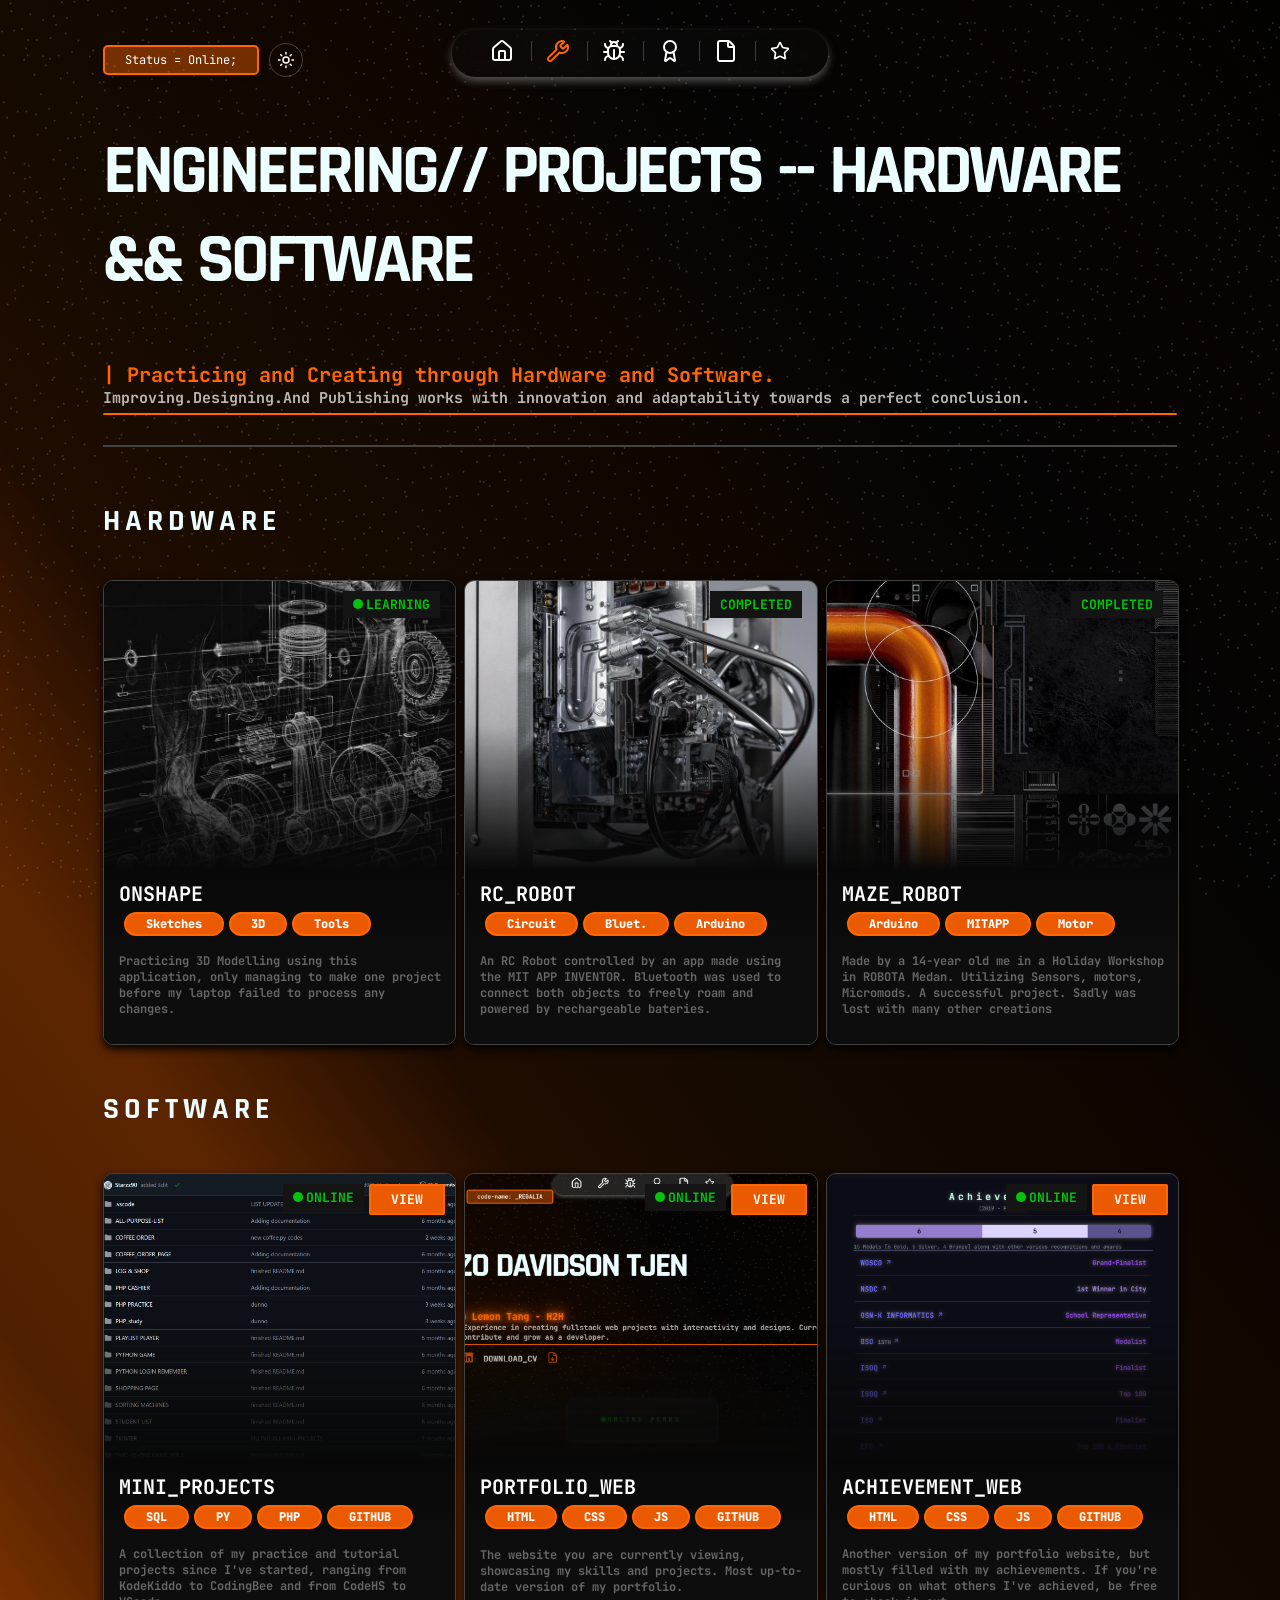
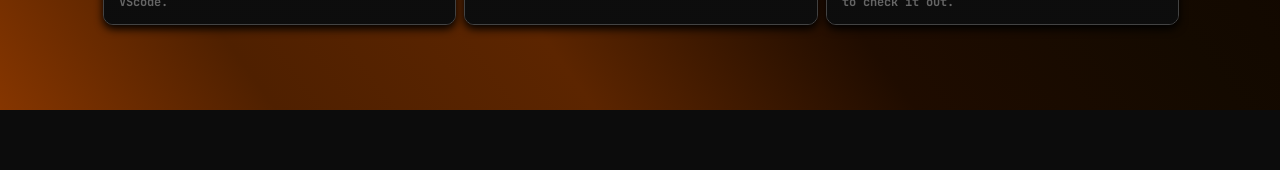
<file: engineering.html>
<!doctype html>
<html lang="en">
  <head>
    <meta charset="UTF-8" />
<meta name="viewport" content="width=device-width, initial-scale=1.0">
<link rel="preconnect" href="https://fonts.googleapis.com">
<link rel="preconnect" href="https://fonts.gstatic.com" crossorigin>
<link href="https://fonts.googleapis.com/css2?family=PT+Sans:ital,wght@0,400;0,700;1,400;1,700&family=Rajdhani:wght@300;400;500;600;700&display=swap" rel="stylesheet">
    <link rel="preconnect" href="https://fonts.googleapis.com" />
    <link rel="preconnect" href="https://fonts.gstatic.com" crossorigin />
    <link
      href="https://fonts.googleapis.com/css2?family=Space+Grotesk:wght@300..700&display=swap"
      rel="stylesheet"
    />
    <link rel="preconnect" href="https://fonts.googleapis.com" />
    <link rel="preconnect" href="https://fonts.gstatic.com" crossorigin />
    <link
      href="https://fonts.googleapis.com/css2?family=Bebas+Neue&display=swap"
      rel="stylesheet"
    />
    <link rel="preconnect" href="https://fonts.googleapis.com" />
    <link rel="preconnect" href="https://fonts.gstatic.com" crossorigin />
    <link
      href="https://fonts.googleapis.com/css2?family=Inter:ital,opsz,wght@0,14..32,480;1,14..32,480&family=Metrophobic&family=Outfit:wght@900&display=swap"
      rel="stylesheet"
    />
    <link rel="preconnect" href="https://fonts.googleapis.com" />
    <link rel="preconnect" href="https://fonts.gstatic.com" crossorigin />
    <link
      href="https://fonts.googleapis.com/css2?family=JetBrains+Mono:ital,wght@0,100..800;1,100..800&display=swap"
      rel="stylesheet"
    />
    <link rel="stylesheet" href="proweb.css" />
    <title>Enzo - Engineering</title>
  </head>
<body>
  <div class="back">
    <nav>
      <div class="ccenter">
        <div class="top-nav">
          <div class="space-between">
            <a href="index.html" class="top-option" aria-label="Home">
              <svg
                xmlns="http://www.w3.org/2000/svg"
                width="24"
                height="24"
                viewBox="0 0 24 24"
                fill="none"
                stroke="currentColor"
                stroke-width="2"
                stroke-linecap="round"
                stroke-linejoin="round"
                class="lucide lucide-house-icon lucide-house"
              >
                <path d="M15 21v-8a1 1 0 0 0-1-1h-4a1 1 0 0 0-1 1v8" />
                <path
                  d="M3 10a2 2 0 0 1 .709-1.528l7-6a2 2 0 0 1 2.582 0l7 6A2 2 0 0 1 21 10v9a2 2 0 0 1-2 2H5a2 2 0 0 1-2-2z"
                />
              </svg>
            </a>
            <a href="engineering.html" class="top-option" aria-label="Engineering"
              ><svg
                xmlns="http://www.w3.org/2000/svg"
                width="24"
                height="24"
                viewBox="0 0 24 24"
                fill="none"
                stroke="currentColor"
                stroke-width="2"
                stroke-linecap="round"
                stroke-linejoin="round"
                class="lucide lucide-wrench-icon lucide-wrench"
              >
                <path
                  d="M14.7 6.3a1 1 0 0 0 0 1.4l1.6 1.6a1 1 0 0 0 1.4 0l3.106-3.105c.32-.322.863-.22.983.218a6 6 0 0 1-8.259 7.057l-7.91 7.91a1 1 0 0 1-2.999-3l7.91-7.91a6 6 0 0 1 7.057-8.259c.438.12.54.662.219.984z"
                /></svg
            ></a>
            <a href="coding.html" class="top-option" aria-label="Coding">
              <svg
                xmlns="http://www.w3.org/2000/svg"
                width="24"
                height="24"
                viewBox="0 0 24 24"
                fill="none"
                stroke="currentColor"
                stroke-width="2"
                stroke-linecap="round"
                stroke-linejoin="round"
                class="lucide lucide-bug-icon lucide-bug"
                >
                <path d="M12 20v-9" />
                <path
                  d="M14 7a4 4 0 0 1 4 4v3a6 6 0 0 1-12 0v-3a4 4 0 0 1 4-4z"
                />
                <path d="M14.12 3.88 16 2" />
                <path d="M21 21a4 4 0 0 0-3.81-4" />
                <path d="M21 5a4 4 0 0 1-3.55 3.97" />
                <path d="M22 13h-4" />
                <path d="M3 21a4 4 0 0 1 3.81-4" />
                <path d="M3 5a4 4 0 0 0 3.55 3.97" />
                <path d="M6 13H2" />
                <path d="m8 2 1.88 1.88" />
                <path d="M9 7.13V6a3 3 0 1 1 6 0v1.13" />
              </svg>
            </a>
            <a href="achievements.html" class="top-option" aria-label="Achievements"
              ><svg
                xmlns="http://www.w3.org/2000/svg"
                width="24"
                height="24"
                viewBox="0 0 24 24"
                fill="none"
                stroke="currentColor"
                stroke-width="2"
                stroke-linecap="round"
                stroke-linejoin="round"
                class="lucide lucide-award-icon lucide-award"
              >
                <path
                  d="m15.477 12.89 1.515 8.526a.5.5 0 0 1-.81.47l-3.58-2.687a1 1 0 0 0-1.197 0l-3.586 2.686a.5.5 0 0 1-.81-.469l1.514-8.526"
                />
                <circle cx="12" cy="8" r="6" /></svg
            ></a>
            <a href="experience.html" class="top-option" aria-label="Experience"
              ><svg
                xmlns="http://www.w3.org/2000/svg"
                width="24"
                height="24"
                viewBox="0 0 24 24"
                fill="none"
                stroke="currentColor"
                stroke-width="2"
                stroke-linecap="round"
                stroke-linejoin="round"
                class="lucide lucide-file-icon lucide-file"
              >
                <path
                  d="M6 22a2 2 0 0 1-2-2V4a2 2 0 0 1 2-2h8a2.4 2.4 0 0 1 1.704.706l3.588 3.588A2.4 2.4 0 0 1 20 8v12a2 2 0 0 1-2 2z"
                />
                <path d="M14 2v5a1 1 0 0 0 1 1h5" /></svg
            ></a>
            <a href="university.html" class="top-option" aria-label="University"><svg xmlns="http://www.w3.org/2000/svg" width="20" height="20" viewBox="0 0 24 24" fill="none" stroke="currentColor" stroke-width="2" stroke-linecap="round" stroke-linejoin="round" class="lucide lucide-star-icon lucide-star"><path d="M11.525 2.295a.53.53 0 0 1 .95 0l2.31 4.679a2.123 2.123 0 0 0 1.595 1.16l5.166.756a.53.53 0 0 1 .294.904l-3.736 3.638a2.123 2.123 0 0 0-.611 1.878l.882 5.14a.53.53 0 0 1-.771.56l-4.618-2.428a2.122 2.122 0 0 0-1.973 0L6.396 21.01a.53.53 0 0 1-.77-.56l.881-5.139a2.122 2.122 0 0 0-.611-1.879L2.16 9.795a.53.53 0 0 1 .294-.906l5.165-.755a2.122 2.122 0 0 0 1.597-1.16z"/></svg></a>
            
          </div>
        </div>
      </div>
    </nav>
    <div class="sidebar">
        <h4 id="side" class="side">PROJECT_ID</h4>
        <h6 id="side" class="side">
          <span class="undertaker">SECTOR_NAV_01</span>
        </h6>
        <a href="index.html" class="list">
          <svg
            xmlns="http://www.w3.org/2000/svg"
            width="15"
            height="15"
            viewBox="0 0 24 24"
            fill="none"
            stroke="currentColor"
            stroke-width="2"
            stroke-linecap="round"
            stroke-linejoin="round"
            class="lucide lucide-house-icon lucide-house"
          >
            <path d="M15 21v-8a1 1 0 0 0-1-1h-4a1 1 0 0 0-1 1v8" />
            <path
              d="M3 10a2 2 0 0 1 .709-1.528l7-6a2 2 0 0 1 2.582 0l7 6A2 2 0 0 1 21 10v9a2 2 0 0 1-2 2H5a2 2 0 0 1-2-2z"
            />
          </svg>
          HOME
        </a>
        <a href="engineering.html" class="list">
          <svg
            xmlns="http://www.w3.org/2000/svg"
            width="15"
            height="15"
            viewBox="0 0 24 24"
            fill="none"
            stroke="currentColor"
            stroke-width="1.75"
            stroke-linecap="round"
            stroke-linejoin="round"
            class="lucide lucide-wrench-icon lucide-wrench"
          >
            <path
              d="M14.7 6.3a1 1 0 0 0 0 1.4l1.6 1.6a1 1 0 0 0 1.4 0l3.106-3.105c.32-.322.863-.22.983.218a6 6 0 0 1-8.259 7.057l-7.91 7.91a1 1 0 0 1-2.999-3l7.91-7.91a6 6 0 0 1 7.057-8.259c.438.12.54.662.219.984z"
            />
          </svg>
          ENGINEERING
        </li>
        <a href="coding.html" class="list">
          <svg
            xmlns="http://www.w3.org/2000/svg"
            width="15"
            height="15"
            viewBox="0 0 24 24"
            fill="none"
            stroke="currentColor"
            stroke-width="1.75"
            stroke-linecap="round"
            stroke-linejoin="round"
            class="lucide lucide-bug-icon lucide-bug"
          >
            <path d="M12 20v-9" />
            <path d="M14 7a4 4 0 0 1 4 4v3a6 6 0 0 1-12 0v-3a4 4 0 0 1 4-4z" />
            <path d="M14.12 3.88 16 2" />
            <path d="M21 21a4 4 0 0 0-3.81-4" />
            <path d="M21 5a4 4 0 0 1-3.55 3.97" />
            <path d="M22 13h-4" />
            <path d="M3 21a4 4 0 0 1 3.81-4" />
            <path d="M3 5a4 4 0 0 0 3.55 3.97" />
            <path d="M6 13H2" />
            <path d="m8 2 1.88 1.88" />
            <path d="M9 7.13V6a3 3 0 1 1 6 0v1.13" />
          </svg>
          CODING
        </a>
        <a href="achievements.html" class="list">
          <svg
            xmlns="http://www.w3.org/2000/svg"
            width="15"
            height="15"
            viewBox="0 0 24 24"
            fill="none"
            stroke="currentColor"
            stroke-width="1.75"
            stroke-linecap="round"
            stroke-linejoin="round"
            class="lucide lucide-award-icon lucide-award"
          >
            <path
              d="m15.477 12.89 1.515 8.526a.5.5 0 0 1-.81.47l-3.58-2.687a1 1 0 0 0-1.197 0l-3.586 2.686a.5.5 0 0 1-.81-.469l1.514-8.526"
            />
            <circle cx="12" cy="8" r="6" />
          </svg>
          AWARDS
        </a>
        <a href="experience.html" class="list">
          <svg
            xmlns="http://www.w3.org/2000/svg"
            width="15"
            height="15"
            viewBox="0 0 24 24"
            fill="none"
            stroke="currentColor"
            stroke-width="1.75"
            stroke-linecap="round"
            stroke-linejoin="round"
            class="lucide lucide-book-user-icon lucide-book-user"
            >
            <path d="M15 13a3 3 0 1 0-6 0" />
            <path
              d="M4 19.5v-15A2.5 2.5 0 0 1 6.5 2H19a1 1 0 0 1 1 1v18a1 1 0 0 1-1 1H6.5a1 1 0 0 1 0-5H20"
            />
            <circle cx="12" cy="8" r="2" />
          </svg>
          EXPERIENCE
        </a>
        <a href="university.html" class="list"><svg xmlns="http://www.w3.org/2000/svg" width="20" height="20" viewBox="0 0 24 24" fill="none" stroke="currentColor" stroke-width="2" stroke-linecap="round" stroke-linejoin="round" class="lucide lucide-star-icon lucide-star"><path d="M11.525 2.295a.53.53 0 0 1 .95 0l2.31 4.679a2.123 2.123 0 0 0 1.595 1.16l5.166.756a.53.53 0 0 1 .294.904l-3.736 3.638a2.123 2.123 0 0 0-.611 1.878l.882 5.14a.53.53 0 0 1-.771.56l-4.618-2.428a2.122 2.122 0 0 0-1.973 0L6.396 21.01a.53.53 0 0 1-.77-.56l.881-5.139a2.122 2.122 0 0 0-.611-1.879L2.16 9.795a.53.53 0 0 1 .294-.906l5.165-.755a2.122 2.122 0 0 0 1.597-1.16z"/></svg> UNIVERSITY</a>
            
      <div class="double-column-auto"></div>
      <div class="STATS">
        <span class="side" id="side">JOURNEY</span>
        <div class="cage"><div class="statistics"></div></div>
      </div>
    </div>
    <div class="end">
    <div class="LIVE-BAR">
        <div class="text">
            <h4 id="side" class="LIVE"><div class="pulser"></div> LIVE_BAR</h4>
            <h6 id="side" class="side"><span class="undertaker">SYSTEMS: ONLINE</span></h6>
            <span class="live"> STATUS: AVAILABLE</span>
            <span class="live"> LOCATION: IND.</span>
            <span class="live"> CURRENT: FULLSTACK.</span>
            <span class="live"> IELTS: 8.0.</span>
            <span class="live"> TARGET: USA.</span>
            <div class="skills">
                <h2><span class="undertaker">SKILLS_</span></h2>
                <span class="skill">HTML</span>
                <span class="skill">CSS</span>
                <span class="skill">JS</span>
                <span class="skill">PYTHON</span>
                <span class="skill">LEADERSHIP</span>
                <span class="skill">RESILLIENCE</span>
                <span class="skill">ADAPTABILITY</span>
                <span class="skill">COMMUNICATION</span>
                <span class="skill">COLLABORATION</span>
            </div>

        </div>
    </div>
</div>
    <div class="contain">
      <div class="main-head">
        <div class="row"><div class="status-card">Status = Online;</div><button class="theme-toggle" id="theme-toggle" type="button" aria-label="Switch to light theme" title="Switch theme"><svg class="theme-icon theme-icon-sun" xmlns="http://www.w3.org/2000/svg" width="18" height="18" viewBox="0 0 24 24" fill="none" stroke="currentColor" stroke-width="2" stroke-linecap="round" stroke-linejoin="round" aria-hidden="true"><circle cx="12" cy="12" r="4"/><path d="M12 2v2"/><path d="M12 20v2"/><path d="m4.93 4.93 1.41 1.41"/><path d="m17.66 17.66 1.41 1.41"/><path d="M2 12h2"/><path d="M20 12h2"/><path d="m6.34 17.66-1.41 1.41"/><path d="m19.07 4.93-1.41 1.41"/></svg><svg class="theme-icon theme-icon-moon" xmlns="http://www.w3.org/2000/svg" width="18" height="18" viewBox="0 0 24 24" fill="none" stroke="currentColor" stroke-width="2" stroke-linecap="round" stroke-linejoin="round" aria-hidden="true"><path d="M12 3a6 6 0 0 0 9 9 9 9 0 1 1-9-9Z"/></svg></button></div>
        <h1>ENGINEERING// PROJECTS -- HARDWARE && SOFTWARE</h1>
        <span class="occupation">| Practicing and Creating through Hardware and Software.</span><br/>
        <span class="subheading">Improving.Designing.And Publishing works with innovation and adaptability towards a perfect conclusion.</span>
        <div class="under-text"></div>
      </div>
    </div>
    <div class="contain">
      <div class="Long-bottom"></div>
            <div class="cert-tag-n engineering-heading-row"><span class="cert"><h2 class="Engine">HARDWARE</h2></span>
              
            </div>
            <div class="double-column-auto">
                <div class="Project-card">
                    <div class="corner-top"><div class="online-stats"><div class="online-circle"></div>LEARNING</div></div><img src="Images/Sketch.jpg" class="project-img">
                    <div class="Project-desc">
                        <span class="project-name">ONSHAPE<div class="project-data"><span class="used-card">Sketches</span><span class="used-card">3D</span><span class="used-card">Tools</span></div></span>
                        <div class="project-detail">Practicing 3D Modelling using this application, only managing to make one project before my laptop failed to process any changes.</div>
                  </div>
                </div>
                <div class="Project-card">
                    <div class="corner-top"><div class="online-stats">COMPLETED</div></div><img src="Images/pc.jpg" class="project-img">
                    <div class="Project-desc">
                        <span class="project-name">RC_ROBOT 
                          <div class="project-data"><span class="used-card">Circuit</span><span class="used-card">Bluet.</span><span class="used-card">Arduino</span></div></span>
                          <div class="project-detail">An RC Robot controlled by an app made using the MIT APP INVENTOR. Bluetooth was used to connect both objects to freely roam and powered by rechargeable bateries.</div>
                    </div>
                </div>
                <div class="Project-card">
                    <div class="corner-top"><div class="online-stats">COMPLETED</div></div><img src="cAR.jpeg" class="project-img">
                    <div class="Project-desc">
                        <span class="project-name">MAZE_ROBOT <div class="project-data"><span class="used-card">Arduino</span><span class="used-card">MITAPP</span><span class="used-card">Motor</span></div></span>
                        <div class="project-detail">Made by a 14-year old me in a Holiday Workshop in ROBOTA Medan. Utilizing Sensors, motors, Micromods. A successful project. Sadly was lost with many other creations</div>
                    </div>
                </div>
            </div>
            <div class="cert-tag-n engineering-heading-row"><span class="cert"><h2 class="Engine">SOFTWARE</h2></span>
            </div>
            <div class="double-column-auto">
                <div class="Project-card-n">
                  <div class="corner-top"><div class="online-stats"><div class="online-circle"></div>ONLINE</div><a class="redirect-p" href="https://github.com/Starzz90/MINI-PROJECTS">VIEW</a></div>
                    <img src="Images/mini-projects.png" class="project-img">
                    <div class="Project-desc">
                      <span class="project-name">MINI_PROJECTS<div class="project-data">
                        <div class="used-card">SQL</div>
                        <div class="used-card">PY</div>
                        <div class="used-card">PHP</div>
                        <div class="used-card">GITHUB</div></div>
                      </span>
                        <div class="project-detail">A collection of my practice and tutorial projects since I've started, ranging from KodeKiddo to CodingBee and from CodeHS to VScode.</div>
                    </div>
                </div>
                  <div class="Project-card-n">
                  <div class="corner-top"><div class="online-stats"><div class="online-circle"></div>ONLINE</div><a class="redirect-p" href="https://starzz90.github.io/Enzo---Portfolio">VIEW</a></div>
                    <img src="Images/main-web.png" class="project-img">
                    <div class="Project-desc">
                        <span class="project-name">PORTFOLIO_WEB<div class="project-data"><div class="used-card">HTML</div><div class="used-card">CSS</div><div class="used-card">JS</div><div class="used-card">GITHUB</div></div></span>
                        <div class="project-detail">The website you are currently viewing, showcasing my skills and projects. Most up-to-date version of my portfolio.</div>
                    </div>
                </div>
                <div class="Project-card-n">
                  <div class="corner-top"><div class="online-stats"><div class="online-circle"></div>ONLINE</div><a class="redirect-p" href="https://starzz90.github.io/EnzoSite">VIEW</a></div>
                    <img src="Images/achievements-web.png" class="project-img">
                    <div class="Project-desc">
                        <span class="project-name">ACHIEVEMENT_WEB<div class="project-data"><div class="used-card">HTML</div><div class="used-card">CSS</div><div class="used-card">JS</div><div class="used-card">GITHUB</div></div></span>
                        <div class="project-detail">Another version of my portfolio website, but mostly filled with my achievements. If you're curious on what others I've achieved, be free to check it out.</div>
                    </div>
                </div>
            </div>
    </div>
    <div class="Bottom-nav"></div>
    </div>
  </body>
  <script src="script.js"></script>
</html>
</file>
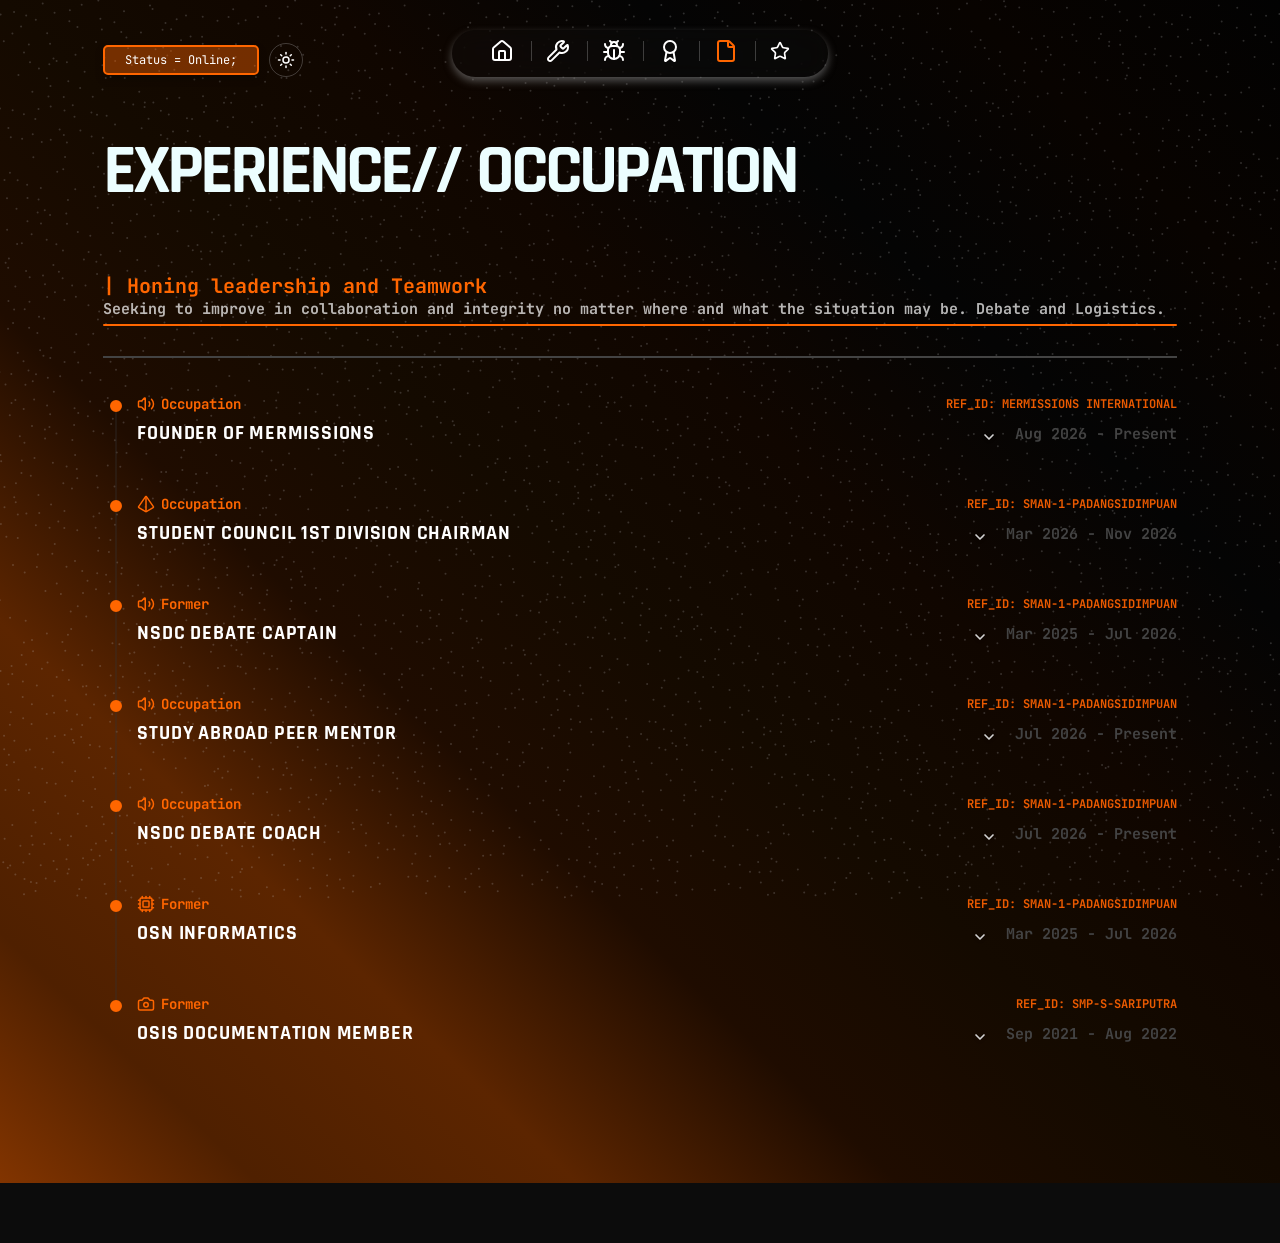
<file: experience.html>
<!doctype html>
<html lang="en">
  <head>
    <meta charset="UTF-8" />
<meta name="viewport" content="width=device-width, initial-scale=1.0">
<link rel="preconnect" href="https://fonts.googleapis.com">
<link rel="preconnect" href="https://fonts.gstatic.com" crossorigin>
<link href="https://fonts.googleapis.com/css2?family=PT+Sans:ital,wght@0,400;0,700;1,400;1,700&family=Rajdhani:wght@300;400;500;600;700&display=swap" rel="stylesheet">
    <link rel="preconnect" href="https://fonts.googleapis.com" />
    <link rel="preconnect" href="https://fonts.gstatic.com" crossorigin />
    <link
      href="https://fonts.googleapis.com/css2?family=Space+Grotesk:wght@300..700&display=swap"
      rel="stylesheet"
    />
    <link rel="preconnect" href="https://fonts.googleapis.com" />
    <link rel="preconnect" href="https://fonts.gstatic.com" crossorigin />
    <link
      href="https://fonts.googleapis.com/css2?family=Bebas+Neue&display=swap"
      rel="stylesheet"
    />
    <link rel="preconnect" href="https://fonts.googleapis.com" />
    <link rel="preconnect" href="https://fonts.gstatic.com" crossorigin />
    <link
      href="https://fonts.googleapis.com/css2?family=Inter:ital,opsz,wght@0,14..32,480;1,14..32,480&family=Metrophobic&family=Outfit:wght@900&display=swap"
      rel="stylesheet"
    />
    <link rel="preconnect" href="https://fonts.googleapis.com" />
    <link rel="preconnect" href="https://fonts.gstatic.com" crossorigin />
    <link
      href="https://fonts.googleapis.com/css2?family=JetBrains+Mono:ital,wght@0,100..800;1,100..800&display=swap"
      rel="stylesheet"
    />
    <link rel="stylesheet" href="proweb.css" />
    <title>Enzo - Experience</title>
  </head>
  <body>
    <div class="back">
    <nav>
      <div class="ccenter">
        <div class="top-nav">
          <div class="space-between">
            <a href="index.html" class="top-option" aria-label="Home">
              <svg
                xmlns="http://www.w3.org/2000/svg"
                width="24"
                height="24"
                viewBox="0 0 24 24"
                fill="none"
                stroke="currentColor"
                stroke-width="2"
                stroke-linecap="round"
                stroke-linejoin="round"
                class="lucide lucide-house-icon lucide-house"
              >
                <path d="M15 21v-8a1 1 0 0 0-1-1h-4a1 1 0 0 0-1 1v8" />
                <path
                  d="M3 10a2 2 0 0 1 .709-1.528l7-6a2 2 0 0 1 2.582 0l7 6A2 2 0 0 1 21 10v9a2 2 0 0 1-2 2H5a2 2 0 0 1-2-2z"
                />
              </svg>
            </a>
            <a href="engineering.html" class="top-option" aria-label="Engineering"
              ><svg
                xmlns="http://www.w3.org/2000/svg"
                width="24"
                height="24"
                viewBox="0 0 24 24"
                fill="none"
                stroke="currentColor"
                stroke-width="2"
                stroke-linecap="round"
                stroke-linejoin="round"
                class="lucide lucide-wrench-icon lucide-wrench"
              >
                <path
                  d="M14.7 6.3a1 1 0 0 0 0 1.4l1.6 1.6a1 1 0 0 0 1.4 0l3.106-3.105c.32-.322.863-.22.983.218a6 6 0 0 1-8.259 7.057l-7.91 7.91a1 1 0 0 1-2.999-3l7.91-7.91a6 6 0 0 1 7.057-8.259c.438.12.54.662.219.984z"
                /></svg
            ></a>
            <a href="coding.html" class="top-option" aria-label="Coding">
              <svg
                xmlns="http://www.w3.org/2000/svg"
                width="24"
                height="24"
                viewBox="0 0 24 24"
                fill="none"
                stroke="currentColor"
                stroke-width="2"
                stroke-linecap="round"
                stroke-linejoin="round"
                class="lucide lucide-bug-icon lucide-bug"
                >
                <path d="M12 20v-9" />
                <path
                  d="M14 7a4 4 0 0 1 4 4v3a6 6 0 0 1-12 0v-3a4 4 0 0 1 4-4z"
                />
                <path d="M14.12 3.88 16 2" />
                <path d="M21 21a4 4 0 0 0-3.81-4" />
                <path d="M21 5a4 4 0 0 1-3.55 3.97" />
                <path d="M22 13h-4" />
                <path d="M3 21a4 4 0 0 1 3.81-4" />
                <path d="M3 5a4 4 0 0 0 3.55 3.97" />
                <path d="M6 13H2" />
                <path d="m8 2 1.88 1.88" />
                <path d="M9 7.13V6a3 3 0 1 1 6 0v1.13" />
              </svg>
            </a>
            <a href="achievements.html" class="top-option" aria-label="Achievements"
              ><svg
                xmlns="http://www.w3.org/2000/svg"
                width="24"
                height="24"
                viewBox="0 0 24 24"
                fill="none"
                stroke="currentColor"
                stroke-width="2"
                stroke-linecap="round"
                stroke-linejoin="round"
                class="lucide lucide-award-icon lucide-award"
              >
                <path
                  d="m15.477 12.89 1.515 8.526a.5.5 0 0 1-.81.47l-3.58-2.687a1 1 0 0 0-1.197 0l-3.586 2.686a.5.5 0 0 1-.81-.469l1.514-8.526"
                />
                <circle cx="12" cy="8" r="6" /></svg
            ></a>
            <a href="experience.html" class="top-option"
              ><svg
                xmlns="http://www.w3.org/2000/svg"
                width="24"
                height="24"
                viewBox="0 0 24 24"
                fill="none"
                stroke="currentColor"
                stroke-width="2"
                stroke-linecap="round"
                stroke-linejoin="round"
                class="lucide lucide-file-icon lucide-file"
              >
                <path
                  d="M6 22a2 2 0 0 1-2-2V4a2 2 0 0 1 2-2h8a2.4 2.4 0 0 1 1.704.706l3.588 3.588A2.4 2.4 0 0 1 20 8v12a2 2 0 0 1-2 2z"
                />
                <path d="M14 2v5a1 1 0 0 0 1 1h5" /></svg
            ></a>
            <a href="university.html" class="top-option" aria-label="University"><svg xmlns="http://www.w3.org/2000/svg" width="20" height="20" viewBox="0 0 24 24" fill="none" stroke="currentColor" stroke-width="2" stroke-linecap="round" stroke-linejoin="round" class="lucide lucide-star-icon lucide-star"><path d="M11.525 2.295a.53.53 0 0 1 .95 0l2.31 4.679a2.123 2.123 0 0 0 1.595 1.16l5.166.756a.53.53 0 0 1 .294.904l-3.736 3.638a2.123 2.123 0 0 0-.611 1.878l.882 5.14a.53.53 0 0 1-.771.56l-4.618-2.428a2.122 2.122 0 0 0-1.973 0L6.396 21.01a.53.53 0 0 1-.77-.56l.881-5.139a2.122 2.122 0 0 0-.611-1.879L2.16 9.795a.53.53 0 0 1 .294-.906l5.165-.755a2.122 2.122 0 0 0 1.597-1.16z"/></svg></a>
            
          </div>
        </div>
      </div>
    </nav>
    <div class="sidebar">
        <h4 id="side" class="side">PROJECT_ID</h4>
        <h6 id="side" class="side">
          <span class="undertaker">SECTOR_NAV_01</span>
        </h6>
        <a href="index.html" class="list">
          <svg
            xmlns="http://www.w3.org/2000/svg"
            width="15"
            height="15"
            viewBox="0 0 24 24"
            fill="none"
            stroke="currentColor"
            stroke-width="2"
            stroke-linecap="round"
            stroke-linejoin="round"
            class="lucide lucide-house-icon lucide-house"
          >
            <path d="M15 21v-8a1 1 0 0 0-1-1h-4a1 1 0 0 0-1 1v8" />
            <path
              d="M3 10a2 2 0 0 1 .709-1.528l7-6a2 2 0 0 1 2.582 0l7 6A2 2 0 0 1 21 10v9a2 2 0 0 1-2 2H5a2 2 0 0 1-2-2z"
            />
          </svg>
          HOME
        </a>
        <a href="engineering.html" class="list">
          <svg
            xmlns="http://www.w3.org/2000/svg"
            width="15"
            height="15"
            viewBox="0 0 24 24"
            fill="none"
            stroke="currentColor"
            stroke-width="1.75"
            stroke-linecap="round"
            stroke-linejoin="round"
            class="lucide lucide-wrench-icon lucide-wrench"
          >
            <path
              d="M14.7 6.3a1 1 0 0 0 0 1.4l1.6 1.6a1 1 0 0 0 1.4 0l3.106-3.105c.32-.322.863-.22.983.218a6 6 0 0 1-8.259 7.057l-7.91 7.91a1 1 0 0 1-2.999-3l7.91-7.91a6 6 0 0 1 7.057-8.259c.438.12.54.662.219.984z"
            />
          </svg>
          ENGINEERING
        </li>
        <a href="coding.html" class="list">
          <svg
            xmlns="http://www.w3.org/2000/svg"
            width="15"
            height="15"
            viewBox="0 0 24 24"
            fill="none"
            stroke="currentColor"
            stroke-width="1.75"
            stroke-linecap="round"
            stroke-linejoin="round"
            class="lucide lucide-bug-icon lucide-bug"
          >
            <path d="M12 20v-9" />
            <path d="M14 7a4 4 0 0 1 4 4v3a6 6 0 0 1-12 0v-3a4 4 0 0 1 4-4z" />
            <path d="M14.12 3.88 16 2" />
            <path d="M21 21a4 4 0 0 0-3.81-4" />
            <path d="M21 5a4 4 0 0 1-3.55 3.97" />
            <path d="M22 13h-4" />
            <path d="M3 21a4 4 0 0 1 3.81-4" />
            <path d="M3 5a4 4 0 0 0 3.55 3.97" />
            <path d="M6 13H2" />
            <path d="m8 2 1.88 1.88" />
            <path d="M9 7.13V6a3 3 0 1 1 6 0v1.13" />
          </svg>
          CODING
        </a>
        <a href="achievements.html" class="list">
          <svg
            xmlns="http://www.w3.org/2000/svg"
            width="15"
            height="15"
            viewBox="0 0 24 24"
            fill="none"
            stroke="currentColor"
            stroke-width="1.75"
            stroke-linecap="round"
            stroke-linejoin="round"
            class="lucide lucide-award-icon lucide-award"
          >
            <path
              d="m15.477 12.89 1.515 8.526a.5.5 0 0 1-.81.47l-3.58-2.687a1 1 0 0 0-1.197 0l-3.586 2.686a.5.5 0 0 1-.81-.469l1.514-8.526"
            />
            <circle cx="12" cy="8" r="6" />
          </svg>
          AWARDS
        </a>
        <a href="experience.html" class="list">
          <svg
            xmlns="http://www.w3.org/2000/svg"
            width="15"
            height="15"
            viewBox="0 0 24 24"
            fill="none"
            stroke="currentColor"
            stroke-width="1.75"
            stroke-linecap="round"
            stroke-linejoin="round"
            class="lucide lucide-book-user-icon lucide-book-user"
          >
            <path d="M15 13a3 3 0 1 0-6 0" />
            <path
              d="M4 19.5v-15A2.5 2.5 0 0 1 6.5 2H19a1 1 0 0 1 1 1v18a1 1 0 0 1-1 1H6.5a1 1 0 0 1 0-5H20"
            />
            <circle cx="12" cy="8" r="2" />
          </svg>
          EXPERIENCE
        </a>
        <a href="university.html" class="list"><svg xmlns="http://www.w3.org/2000/svg" width="20" height="20" viewBox="0 0 24 24" fill="none" stroke="currentColor" stroke-width="2" stroke-linecap="round" stroke-linejoin="round" class="lucide lucide-star-icon lucide-star"><path d="M11.525 2.295a.53.53 0 0 1 .95 0l2.31 4.679a2.123 2.123 0 0 0 1.595 1.16l5.166.756a.53.53 0 0 1 .294.904l-3.736 3.638a2.123 2.123 0 0 0-.611 1.878l.882 5.14a.53.53 0 0 1-.771.56l-4.618-2.428a2.122 2.122 0 0 0-1.973 0L6.396 21.01a.53.53 0 0 1-.77-.56l.881-5.139a2.122 2.122 0 0 0-.611-1.879L2.16 9.795a.53.53 0 0 1 .294-.906l5.165-.755a2.122 2.122 0 0 0 1.597-1.16z"/></svg> UNIVERSITY</a>
           
      <div class="double-column-auto"></div>
      <div class="STATS">
        <span class="side" id="side">JOURNEY</span>
        <div class="cage"><div class="statistics"></div></div>
      </div>
    </div>
    <div class="end">
    <div class="LIVE-BAR">
        <div class="text">
            <h4 id="side" class="LIVE"><div class="pulser"></div> LIVE_BAR</h4>
            <h6 id="side" class="side"><span class="undertaker">SYSTEMS: ONLINE</span></h6>
            <span class="live"> STATUS: AVAILABLE</span>
            <span class="live"> LOCATION: IND.</span>
            <span class="live"> CURRENT: FULLSTACK.</span>
            <span class="live"> IELTS: 8.0.</span>
            <span class="live"> TARGET: USA.</span>
            <div class="skills">
                <h2><span class="undertaker">SKILLS_</span></h2>
                <span class="skill">HTML</span>
                <span class="skill">CSS</span>
                <span class="skill">JS</span>
                <span class="skill">PYTHON</span>
                <span class="skill">LEADERSHIP</span>
                <span class="skill">RESILLIENCE</span>
                <span class="skill">ADAPTABILITY</span>
                <span class="skill">COMMUNICATION</span>
                <span class="skill">COLLABORATION</span>
            </div>

        </div>
    </div>
</div>
    <div class="contain">
      <div class="main-head">
        <div class="row status-row"><div class="status-card">Status = Online;</div><button class="theme-toggle" id="theme-toggle" type="button" aria-label="Switch to light theme" title="Switch theme"><svg class="theme-icon theme-icon-sun" xmlns="http://www.w3.org/2000/svg" width="18" height="18" viewBox="0 0 24 24" fill="none" stroke="currentColor" stroke-width="2" stroke-linecap="round" stroke-linejoin="round" aria-hidden="true"><circle cx="12" cy="12" r="4"/><path d="M12 2v2"/><path d="M12 20v2"/><path d="m4.93 4.93 1.41 1.41"/><path d="m17.66 17.66 1.41 1.41"/><path d="M2 12h2"/><path d="M20 12h2"/><path d="m6.34 17.66-1.41 1.41"/><path d="m19.07 4.93-1.41 1.41"/></svg><svg class="theme-icon theme-icon-moon" xmlns="http://www.w3.org/2000/svg" width="18" height="18" viewBox="0 0 24 24" fill="none" stroke="currentColor" stroke-width="2" stroke-linecap="round" stroke-linejoin="round" aria-hidden="true"><path d="M12 3a6 6 0 0 0 9 9 9 9 0 1 1-9-9Z"/></svg></button></div>
        <h1>EXPERIENCE// OCCUPATION</h1>
        <span class="occupation">| Honing leadership and Teamwork</span><br />
        <span class="subheading"
          >Seeking to improve in collaboration and integrity no matter where and what the situation may be. Debate and Logistics.</span
        >
        <div class="under-text"></div>
      </div>
    </div>
    <div class="contain">
      <div class="Long-bottom"></div>
      <ul class="experience-list">
      <li class="experience-item">
        <div class="cert-tag">
          <div class="cert">
            <svg
              xmlns="http://www.w3.org/2000/svg"
              width="24"
              height="24"
              viewBox="0 0 24 24"
              fill="none"
              stroke="currentColor"
              stroke-width="2"
              stroke-linecap="round"
              stroke-linejoin="round"
              class="lucide lucide-volume2-icon lucide-volume-2"
            >
              <path
                d="M11 4.702a.705.705 0 0 0-1.203-.498L6.413 7.587A1.4 1.4 0 0 1 5.416 8H3a1 1 0 0 0-1 1v6a1 1 0 0 0 1 1h2.416a1.4 1.4 0 0 1 .997.413l3.383 3.384A.705.705 0 0 0 11 19.298z"
              />
              <path d="M16 9a5 5 0 0 1 0 6" />
              <path d="M19.364 18.364a9 9 0 0 0 0-12.728" /></svg
            >Occupation
          </div>
          <div class="tagt">REF_ID: MERMISSIONS INTERNATIONAL</div>
        </div>
        <div class="experience-heading">
          <h2 class="job">FOUNDER OF MERMISSIONS</h2>
          <button class="experience-toggle" type="button" aria-expanded="false" aria-controls="experience-description-1" aria-label="Show description for Founder of MERMISSIONS">
            <svg xmlns="http://www.w3.org/2000/svg" width="16" height="16" viewBox="0 0 24 24" fill="none" aria-hidden="true"><path d="m6 9 6 6 6-6" stroke="currentColor" stroke-width="2.5" stroke-linecap="round" stroke-linejoin="round"/></svg>
          </button>
          <span class="experience-date">Aug 2026 - Present</span>
        </div>
        <div class="work-content" id="experience-description-1" hidden>
            <ul>
  <li>Founded <b>MERMISSIONS</b>, an International Student Organization, to help students overcome challenges in pursuing study-abroad opportunities.</li>
  <li>Promoted peer teaching and knowledge sharing to support students throughout their study-abroad journeys.</li>
  <li>Created a platform for students to exchange tips, project ideas, and effective study techniques.</li>
  <li>Fostered a culture of unity and collaboration, emphasizing that we work together as one community to help students study abroad.</li>
</ul>
        </div>
      </li>
      <li class="experience-item">
        <div class="cert-tag">
          <div class="cert">
            <svg
              xmlns="http://www.w3.org/2000/svg"
              width="24"
              height="24"
              viewBox="0 0 24 24"
              fill="none"
              stroke="currentColor"
              stroke-width="2"
              stroke-linecap="round"
              stroke-linejoin="round"
              class="lucide lucide-pyramid-icon lucide-pyramid"
            >
              <path
                d="M2.5 16.88a1 1 0 0 1-.32-1.43l9-13.02a1 1 0 0 1 1.64 0l9 13.01a1 1 0 0 1-.32 1.44l-8.51 4.86a2 2 0 0 1-1.98 0Z"
              />
              <path d="M12 2v20" /></svg
            >Occupation
          </div>
          <div class="tagt">REF_ID: SMAN-1-PADANGSIDIMPUAN</div>
        </div>
        <div class="experience-heading">
          <h2 class="job">STUDENT COUNCIL 1ST DIVISION CHAIRMAN</h2>
          <button class="experience-toggle" type="button" aria-expanded="false" aria-controls="experience-description-2" aria-label="Show description for Student Council 1st Division Chairman">
            <svg xmlns="http://www.w3.org/2000/svg" width="16" height="16" viewBox="0 0 24 24" fill="none" aria-hidden="true"><path d="m6 9 6 6 6-6" stroke="currentColor" stroke-width="2.5" stroke-linecap="round" stroke-linejoin="round"/></svg>
          </button>
          <span class="experience-date">Mar 2026 - Nov 2026</span>
        </div>
        <div class="work-content" id="experience-description-2" hidden>
          <ul>
  <li>Helped organize and coordinate community events, secure sponsorships, and strengthen the Buddhist Community at school.</li>
  <li>Guided and oriented new students while collaborating with teachers to successfully conduct the school's first-year student orientation.</li>
  <li>Created a Sunday school program to boost overall student attendance by <b>60%</b>.</li>
  <li>Acted as a vote counter and attendance recorder for the 2026/2027 academic year elections for <b>12 classes</b>.</li>
</ul>
        </div>
      </li>
      <li class="experience-item">
        <div class="cert-tag">
          <div class="cert">
            <svg
              xmlns="http://www.w3.org/2000/svg"
              width="24"
              height="24"
              viewBox="0 0 24 24"
              fill="none"
              stroke="currentColor"
              stroke-width="2"
              stroke-linecap="round"
              stroke-linejoin="round"
              class="lucide lucide-volume2-icon lucide-volume-2"
            >
              <path
                d="M11 4.702a.705.705 0 0 0-1.203-.498L6.413 7.587A1.4 1.4 0 0 1 5.416 8H3a1 1 0 0 0-1 1v6a1 1 0 0 0 1 1h2.416a1.4 1.4 0 0 1 .997.413l3.383 3.384A.705.705 0 0 0 11 19.298z"
              />
              <path d="M16 9a5 5 0 0 1 0 6" />
              <path d="M19.364 18.364a9 9 0 0 0 0-12.728" /></svg
            >Former
          </div>
          <div class="tagt">REF_ID: SMAN-1-PADANGSIDIMPUAN</div>
        </div>
        <div class="experience-heading">
          <h2 class="job">NSDC DEBATE CAPTAIN</h2>
          <button class="experience-toggle" type="button" aria-expanded="false" aria-controls="experience-description-3" aria-label="Show description for NSDC Debate Captain">
            <svg xmlns="http://www.w3.org/2000/svg" width="16" height="16" viewBox="0 0 24 24" fill="none" aria-hidden="true"><path d="m6 9 6 6 6-6" stroke="currentColor" stroke-width="2.5" stroke-linecap="round" stroke-linejoin="round"/></svg>
          </button>
          <span class="experience-date">Mar 2025 - Jul 2026</span>
        </div>
        <div class="work-content" id="experience-description-3" hidden>
          <ul>
  <li>Led and motivated a team of seniors and peers as captain in two consecutive years.</li>
  <li>Guided and supported teammates through collaboration, teamwork, and strategic preparation.</li>
  <li>Secured championship titles at both subdistrict and city levels in both years, advancing to the provincial level.</li>
  <li>Averaged around <b>66.00/80.00</b> in all Provincial rounds (3/4 wins), and having a final score of <b>75.00/80.00</b> in Subdistrict Level.</li>
  <li>Active and adaptive reasoning assisted in crafting compelling arguments and counterarguments to high-level opponents during Provincial Level in 2026.</li>
</ul>
        </div>
      </li>
      <li class="experience-item">
        <div class="cert-tag">
          <div class="cert">
            <svg
              xmlns="http://www.w3.org/2000/svg"
              width="24"
              height="24"
              viewBox="0 0 24 24"
              fill="none"
              stroke="currentColor"
              stroke-width="2"
              stroke-linecap="round"
              stroke-linejoin="round"
              class="lucide lucide-volume2-icon lucide-volume-2"
            >
              <path
                d="M11 4.702a.705.705 0 0 0-1.203-.498L6.413 7.587A1.4 1.4 0 0 1 5.416 8H3a1 1 0 0 0-1 1v6a1 1 0 0 0 1 1h2.416a1.4 1.4 0 0 1 .997.413l3.383 3.384A.705.705 0 0 0 11 19.298z"
              />
              <path d="M16 9a5 5 0 0 1 0 6" />
              <path d="M19.364 18.364a9 9 0 0 0 0-12.728" /></svg
            >Occupation
          </div>
          <div class="tagt">REF_ID: SMAN-1-PADANGSIDIMPUAN</div>
        </div>
        <div class="experience-heading">
          <h2 class="job">STUDY ABROAD PEER MENTOR</h2>
          <button class="experience-toggle" type="button" aria-expanded="false" aria-controls="experience-description-4" aria-label="Show description for Study Abroad Peer Mentor">
            <svg xmlns="http://www.w3.org/2000/svg" width="16" height="16" viewBox="0 0 24 24" fill="none" aria-hidden="true"><path d="m6 9 6 6 6-6" stroke="currentColor" stroke-width="2.5" stroke-linecap="round" stroke-linejoin="round"/></svg>
          </button>
          <span class="experience-date">Jul 2026 - Present</span>
        </div>
        <div class="work-content" id="experience-description-4" hidden>
            <ul>
  <li>Mentored 30 students over one year to strengthen their English proficiency through IELTS practice.</li>
  <li>Shared practical strategies and guidance on achieving competitive IELTS scores and preparing for admission to universities worldwide.</li>
  <li>Created active sharing schedules by an interval of 2 months to ensure consistent support and engagement.</li>
  <li>Assessed progress regularly and provided personalized feedback to each student.</li>
</ul> 
        </div>
      </li>
      <li class="experience-item">
        <div class="cert-tag">
          <div class="cert">
            <svg
              xmlns="http://www.w3.org/2000/svg"
              width="24"
              height="24"
              viewBox="0 0 24 24"
              fill="none"
              stroke="currentColor"
              stroke-width="2"
              stroke-linecap="round"
              stroke-linejoin="round"
              class="lucide lucide-volume2-icon lucide-volume-2"
            >
              <path
                d="M11 4.702a.705.705 0 0 0-1.203-.498L6.413 7.587A1.4 1.4 0 0 1 5.416 8H3a1 1 0 0 0-1 1v6a1 1 0 0 0 1 1h2.416a1.4 1.4 0 0 1 .997.413l3.383 3.384A.705.705 0 0 0 11 19.298z"
              />
              <path d="M16 9a5 5 0 0 1 0 6" />
              <path d="M19.364 18.364a9 9 0 0 0 0-12.728" /></svg
            >Occupation
          </div>
          <div class="tagt">REF_ID: SMAN-1-PADANGSIDIMPUAN</div>
        </div>
        <div class="experience-heading">
          <h2 class="job">NSDC DEBATE COACH</h2>
          <button class="experience-toggle" type="button" aria-expanded="false" aria-controls="experience-description-5" aria-label="Show description for NSDC Debate Coach">
            <svg xmlns="http://www.w3.org/2000/svg" width="16" height="16" viewBox="0 0 24 24" fill="none" aria-hidden="true"><path d="m6 9 6 6 6-6" stroke="currentColor" stroke-width="2.5" stroke-linecap="round" stroke-linejoin="round"/></svg>
          </button>
          <span class="experience-date">Jul 2026 - Present</span>
        </div>
        <div class="work-content" id="experience-description-5" hidden>
          <ul>
  <li>Coached and prepared new students towards NSDC 2027 and many other speech or debate competitions.</li>
  <li>Strengthened participants' literary, public speaking, and communication skills through guidance and practice.</li>
  <li>Used full-debating sessions for improving students ability to think critically and articulate their thoughts effectively.</li>
  <li>Used <b>Speed-Round</b> methods to enhance idea generation, quick thinking, and response skills.</li>
  <li>Coached the previous swing-team captain and won <b>1st Place</b> also in NSDC - City 2026 while leading future generations toward NSDC 2027.</li>
</ul>
        </div>
      </li>
      <li class="experience-item">
        <div class="cert-tag">
          <div class="cert">
            <svg
              xmlns="http://www.w3.org/2000/svg"
              width="24"
              height="24"
              viewBox="0 0 24 24"
              fill="none"
              stroke="currentColor"
              stroke-width="2"
              stroke-linecap="round"
              stroke-linejoin="round"
              class="lucide lucide-cpu-icon lucide-cpu"
            >
              <path d="M12 20v2" />
              <path d="M12 2v2" />
              <path d="M17 20v2" />
              <path d="M17 2v2" />
              <path d="M2 12h2" />
              <path d="M2 17h2" />
              <path d="M2 7h2" />
              <path d="M20 12h2" />
              <path d="M20 17h2" />
              <path d="M20 7h2" />
              <path d="M7 20v2" />
              <path d="M7 2v2" />
              <rect x="4" y="4" width="16" height="16" rx="2" />
              <rect x="8" y="8" width="8" height="8" rx="1" /></svg
            >Former
          </div>
          <div class="tagt">REF_ID: SMAN-1-PADANGSIDIMPUAN</div>
        </div>
        <div class="experience-heading">
          <h2 class="job">OSN INFORMATICS</h2>
          <button class="experience-toggle" type="button" aria-expanded="false" aria-controls="experience-description-6" aria-label="Show description for OSN Informatics">
            <svg xmlns="http://www.w3.org/2000/svg" width="16" height="16" viewBox="0 0 24 24" fill="none" aria-hidden="true"><path d="m6 9 6 6 6-6" stroke="currentColor" stroke-width="2.5" stroke-linecap="round" stroke-linejoin="round"/></svg>
          </button>
          <span class="experience-date">Mar 2025 - Jul 2026</span>
        </div>
        <div class="work-content" id="experience-description-6" hidden>
          <ul>
  <li>Mentored junior students in <b>combinatorics, probability, and C++ programming</b> for mathematical problem-solving.</li>
  <li>Consistently supported the school's OSN Informatics learning sessions throughout Secondary 4 and 5.</li>
  <li>Explained key mathematical formulas, computational concepts, and problem-solving strategies to strengthen juniors' understanding.</li>
</ul>
        </div>
      </li>
      <li class="experience-item">
        <div class="cert-tag">
          <div class="cert">
            <svg
              xmlns="http://www.w3.org/2000/svg"
              width="24"
              height="24"
              viewBox="0 0 24 24"
              fill="none"
              stroke="currentColor"
              stroke-width="2"
              stroke-linecap="round"
              stroke-linejoin="round"
              class="lucide lucide-camera-icon lucide-camera"
            >
              <path
                d="M13.997 4a2 2 0 0 1 1.76 1.05l.486.9A2 2 0 0 0 18.003 7H20a2 2 0 0 1 2 2v9a2 2 0 0 1-2 2H4a2 2 0 0 1-2-2V9a2 2 0 0 1 2-2h1.997a2 2 0 0 0 1.759-1.048l.489-.904A2 2 0 0 1 10.004 4z"
              />
              <circle cx="12" cy="13" r="3" /></svg
            >Former
          </div>
          <div class="tagt">REF_ID: SMP-S-SARIPUTRA</div>
        </div>
        <div class="experience-heading">
          <h2 class="job">OSIS DOCUMENTATION MEMBER</h2>
          <button class="experience-toggle" type="button" aria-expanded="false" aria-controls="experience-description-7" aria-label="Show description for OSIS Documentation Member">
            <svg xmlns="http://www.w3.org/2000/svg" width="16" height="16" viewBox="0 0 24 24" fill="none" aria-hidden="true"><path d="m6 9 6 6 6-6" stroke="currentColor" stroke-width="2.5" stroke-linecap="round" stroke-linejoin="round"/></svg>
          </button>
          <span class="experience-date">Sep 2021 - Aug 2022</span>
        </div>
        <div class="work-content" id="experience-description-7" hidden>
          <ul>
            <li>Helped in capturing valuable moments in school events in secondary 2.</li>
          </ul>
        </div>
      </li>
      </ul>
    </div>
    <div class="Bottom-nav"></div>
    </div>
  </body>
  <script src="script.js"></script>
</html>
</file>
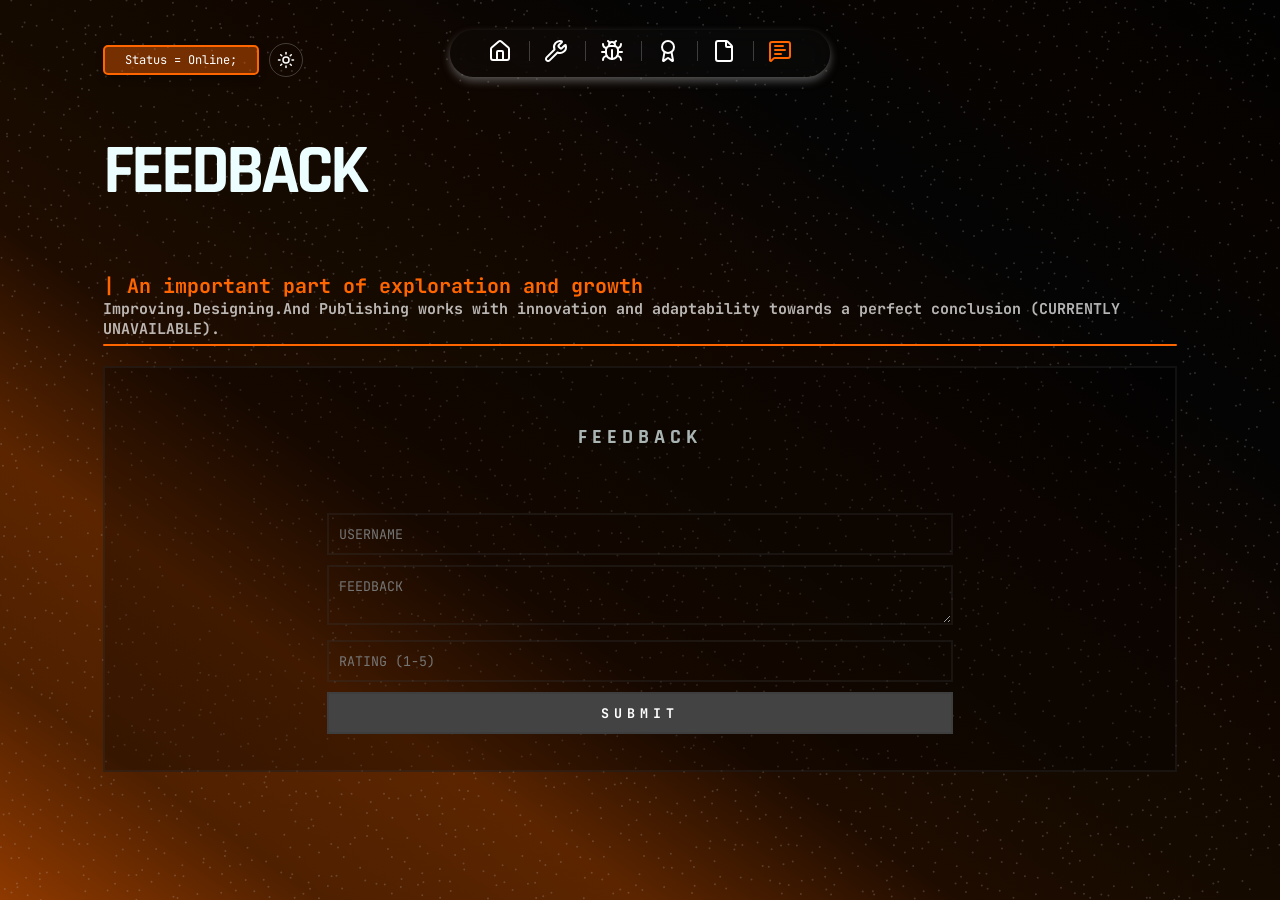
<file: feedback.html>
<!doctype html>
<html lang="en">
  <head>
    <meta charset="UTF-8" />
<meta name="viewport" content="width=device-width, initial-scale=1.0">
<link rel="preconnect" href="https://fonts.googleapis.com">
<link rel="preconnect" href="https://fonts.gstatic.com" crossorigin>
<link href="https://fonts.googleapis.com/css2?family=PT+Sans:ital,wght@0,400;0,700;1,400;1,700&family=Rajdhani:wght@300;400;500;600;700&display=swap" rel="stylesheet">
    <link rel="preconnect" href="https://fonts.googleapis.com" />
    <link rel="preconnect" href="https://fonts.gstatic.com" crossorigin />
    <link
      href="https://fonts.googleapis.com/css2?family=Space+Grotesk:wght@300..700&display=swap"
      rel="stylesheet"
    />
    <link rel="preconnect" href="https://fonts.googleapis.com" />
    <link rel="preconnect" href="https://fonts.gstatic.com" crossorigin />
    <link
      href="https://fonts.googleapis.com/css2?family=Bebas+Neue&display=swap"
      rel="stylesheet"
    />
    <link rel="preconnect" href="https://fonts.googleapis.com" />
    <link rel="preconnect" href="https://fonts.gstatic.com" crossorigin />
    <link
      href="https://fonts.googleapis.com/css2?family=Inter:ital,opsz,wght@0,14..32,480;1,14..32,480&family=Metrophobic&family=Outfit:wght@900&display=swap"
      rel="stylesheet"
    />
    <link rel="preconnect" href="https://fonts.googleapis.com" />
    <link rel="preconnect" href="https://fonts.gstatic.com" crossorigin />
    <link
      href="https://fonts.googleapis.com/css2?family=JetBrains+Mono:ital,wght@0,100..800;1,100..800&display=swap"
      rel="stylesheet"
    />

    <link rel="stylesheet" href="proweb.css" />
    <title>Enzo - Experience</title>
  </head>
  <body>
    <div class="back">
    <nav>
      <div class="ccenter">
        <div class="top-nav">
          <div class="space-between">
            <a href="index.html" class="top-option">
              <svg
                xmlns="http://www.w3.org/2000/svg"
                width="24"
                height="24"
                viewBox="0 0 24 24"
                fill="none"
                stroke="currentColor"
                stroke-width="2"
                stroke-linecap="round"
                stroke-linejoin="round"
                class="lucide lucide-house-icon lucide-house"
              >
                <path d="M15 21v-8a1 1 0 0 0-1-1h-4a1 1 0 0 0-1 1v8" />
                <path
                  d="M3 10a2 2 0 0 1 .709-1.528l7-6a2 2 0 0 1 2.582 0l7 6A2 2 0 0 1 21 10v9a2 2 0 0 1-2 2H5a2 2 0 0 1-2-2z"
                />
              </svg>
            </a>
            <a href="engineering.html" class="top-option"
              ><svg
                xmlns="http://www.w3.org/2000/svg"
                width="24"
                height="24"
                viewBox="0 0 24 24"
                fill="none"
                stroke="currentColor"
                stroke-width="2"
                stroke-linecap="round"
                stroke-linejoin="round"
                class="lucide lucide-wrench-icon lucide-wrench"
              >
                <path
                  d="M14.7 6.3a1 1 0 0 0 0 1.4l1.6 1.6a1 1 0 0 0 1.4 0l3.106-3.105c.32-.322.863-.22.983.218a6 6 0 0 1-8.259 7.057l-7.91 7.91a1 1 0 0 1-2.999-3l7.91-7.91a6 6 0 0 1 7.057-8.259c.438.12.54.662.219.984z"
                /></svg
            ></a>
            <a href="coding.html" class="top-option">
              <svg
                xmlns="http://www.w3.org/2000/svg"
                width="24"
                height="24"
                viewBox="0 0 24 24"
                fill="none"
                stroke="currentColor"
                stroke-width="2"
                stroke-linecap="round"
                stroke-linejoin="round"
                class="lucide lucide-bug-icon lucide-bug"
                >
                <path d="M12 20v-9" />
                <path
                  d="M14 7a4 4 0 0 1 4 4v3a6 6 0 0 1-12 0v-3a4 4 0 0 1 4-4z"
                />
                <path d="M14.12 3.88 16 2" />
                <path d="M21 21a4 4 0 0 0-3.81-4" />
                <path d="M21 5a4 4 0 0 1-3.55 3.97" />
                <path d="M22 13h-4" />
                <path d="M3 21a4 4 0 0 1 3.81-4" />
                <path d="M3 5a4 4 0 0 0 3.55 3.97" />
                <path d="M6 13H2" />
                <path d="m8 2 1.88 1.88" />
                <path d="M9 7.13V6a3 3 0 1 1 6 0v1.13" />
              </svg>
            </a>
            <a href="achievements.html" class="top-option"
              ><svg
                xmlns="http://www.w3.org/2000/svg"
                width="24"
                height="24"
                viewBox="0 0 24 24"
                fill="none"
                stroke="currentColor"
                stroke-width="2"
                stroke-linecap="round"
                stroke-linejoin="round"
                class="lucide lucide-award-icon lucide-award"
              >
                <path
                  d="m15.477 12.89 1.515 8.526a.5.5 0 0 1-.81.47l-3.58-2.687a1 1 0 0 0-1.197 0l-3.586 2.686a.5.5 0 0 1-.81-.469l1.514-8.526"
                />
                <circle cx="12" cy="8" r="6" /></svg
            ></a>
            <a href="experience.html" class="top-option"
              ><svg
                xmlns="http://www.w3.org/2000/svg"
                width="24"
                height="24"
                viewBox="0 0 24 24"
                fill="none"
                stroke="currentColor"
                stroke-width="2"
                stroke-linecap="round"
                stroke-linejoin="round"
                class="lucide lucide-file-icon lucide-file"
              >
                <path
                  d="M6 22a2 2 0 0 1-2-2V4a2 2 0 0 1 2-2h8a2.4 2.4 0 0 1 1.704.706l3.588 3.588A2.4 2.4 0 0 1 20 8v12a2 2 0 0 1-2 2z"
                />
                <path d="M14 2v5a1 1 0 0 0 1 1h5" /></svg
            ></a>
            <a href="feedback.html" class="top-option"><svg xmlns="http://www.w3.org/2000/svg" width="24" height="24" viewBox="0 0 24 24" fill="none" stroke="currentColor" stroke-width="2" stroke-linecap="round" stroke-linejoin="round" class="lucide lucide-message-square-text-icon lucide-message-square-text"><path d="M22 17a2 2 0 0 1-2 2H6.828a2 2 0 0 0-1.414.586l-2.202 2.202A.71.71 0 0 1 2 21.286V5a2 2 0 0 1 2-2h16a2 2 0 0 1 2 2z"/><path d="M7 11h10"/><path d="M7 15h6"/><path d="M7 7h8"/></svg></a>
            
          </div>
        </div>
      </div>
    </nav>
    <div class="sidebar">
        <h4 id="side" class="side">PROJECT_ID</h4>
        <h6 id="side" class="side">
          <span class="undertaker">SECTOR_NAV_01</span>
        </h6>
        <a href="index.html" class="list">
          <svg
            xmlns="http://www.w3.org/2000/svg"
            width="15"
            height="15"
            viewBox="0 0 24 24"
            fill="none"
            stroke="currentColor"
            stroke-width="2"
            stroke-linecap="round"
            stroke-linejoin="round"
            class="lucide lucide-house-icon lucide-house"
          >
            <path d="M15 21v-8a1 1 0 0 0-1-1h-4a1 1 0 0 0-1 1v8" />
            <path
              d="M3 10a2 2 0 0 1 .709-1.528l7-6a2 2 0 0 1 2.582 0l7 6A2 2 0 0 1 21 10v9a2 2 0 0 1-2 2H5a2 2 0 0 1-2-2z"
            />
          </svg>
          HOME
        </a>
        <a href="engineering.html" class="list">
          <svg
            xmlns="http://www.w3.org/2000/svg"
            width="15"
            height="15"
            viewBox="0 0 24 24"
            fill="none"
            stroke="currentColor"
            stroke-width="1.75"
            stroke-linecap="round"
            stroke-linejoin="round"
            class="lucide lucide-wrench-icon lucide-wrench"
          >
            <path
              d="M14.7 6.3a1 1 0 0 0 0 1.4l1.6 1.6a1 1 0 0 0 1.4 0l3.106-3.105c.32-.322.863-.22.983.218a6 6 0 0 1-8.259 7.057l-7.91 7.91a1 1 0 0 1-2.999-3l7.91-7.91a6 6 0 0 1 7.057-8.259c.438.12.54.662.219.984z"
            />
          </svg>
          ENGINEERING
        </li>
        <a href="coding.html" class="list">
          <svg
            xmlns="http://www.w3.org/2000/svg"
            width="15"
            height="15"
            viewBox="0 0 24 24"
            fill="none"
            stroke="currentColor"
            stroke-width="1.75"
            stroke-linecap="round"
            stroke-linejoin="round"
            class="lucide lucide-bug-icon lucide-bug"
          >
            <path d="M12 20v-9" />
            <path d="M14 7a4 4 0 0 1 4 4v3a6 6 0 0 1-12 0v-3a4 4 0 0 1 4-4z" />
            <path d="M14.12 3.88 16 2" />
            <path d="M21 21a4 4 0 0 0-3.81-4" />
            <path d="M21 5a4 4 0 0 1-3.55 3.97" />
            <path d="M22 13h-4" />
            <path d="M3 21a4 4 0 0 1 3.81-4" />
            <path d="M3 5a4 4 0 0 0 3.55 3.97" />
            <path d="M6 13H2" />
            <path d="m8 2 1.88 1.88" />
            <path d="M9 7.13V6a3 3 0 1 1 6 0v1.13" />
          </svg>
          CODING
        </a>
        <a href="achievements.html" class="list">
          <svg
            xmlns="http://www.w3.org/2000/svg"
            width="15"
            height="15"
            viewBox="0 0 24 24"
            fill="none"
            stroke="currentColor"
            stroke-width="1.75"
            stroke-linecap="round"
            stroke-linejoin="round"
            class="lucide lucide-award-icon lucide-award"
          >
            <path
              d="m15.477 12.89 1.515 8.526a.5.5 0 0 1-.81.47l-3.58-2.687a1 1 0 0 0-1.197 0l-3.586 2.686a.5.5 0 0 1-.81-.469l1.514-8.526"
            />
            <circle cx="12" cy="8" r="6" />
          </svg>
          AWARDS
        </a>
        <a href="experience.html" class="list">
          <svg
            xmlns="http://www.w3.org/2000/svg"
            width="15"
            height="15"
            viewBox="0 0 24 24"
            fill="none"
            stroke="currentColor"
            stroke-width="1.75"
            stroke-linecap="round"
            stroke-linejoin="round"
            class="lucide lucide-book-user-icon lucide-book-user"
          >
            <path d="M15 13a3 3 0 1 0-6 0" />
            <path
              d="M4 19.5v-15A2.5 2.5 0 0 1 6.5 2H19a1 1 0 0 1 1 1v18a1 1 0 0 1-1 1H6.5a1 1 0 0 1 0-5H20"
            />
            <circle cx="12" cy="8" r="2" />
          </svg>
          EXPERIENCE
        </a>
        <a href="feedback.html" class="list"><svg xmlns="http://www.w3.org/2000/svg" width="15" height="15" viewBox="0 0 24 24" fill="none" stroke="currentColor" stroke-width="2" stroke-linecap="round" stroke-linejoin="round" class="lucide lucide-message-square-text-icon lucide-message-square-text"><path d="M22 17a2 2 0 0 1-2 2H6.828a2 2 0 0 0-1.414.586l-2.202 2.202A.71.71 0 0 1 2 21.286V5a2 2 0 0 1 2-2h16a2 2 0 0 1 2 2z"/><path d="M7 11h10"/><path d="M7 15h6"/><path d="M7 7h8"/></svg> FEEDBACK</a>
        
      <div class="double-column-auto"></div>
      <div class="STATS">
        <span class="side" id="side">JOURNEY</span>
        <div class="cage"><div class="statistics"></div></div>
      </div>
    </div>
    <div class="end">
    <div class="LIVE-BAR">
        <div class="text">
            <h4 id="side" class="LIVE"><div class="pulser"></div> LIVE_BAR</h4>
            <h6 id="side" class="side"><span class="undertaker">SYSTEMS: ONLINE</span></h6>
            <span class="live"> STATUS: AVAILABLE</span>
            <span class="live"> LOCATION: IND.</span>
            <span class="live"> CURRENT: FULLSTACK.</span>
            <span class="live"> IELTS: 8.0.</span>
            <span class="live"> TARGET: USA.</span>
            <div class="skills">
                <h2><span class="undertaker">SKILLS_</span></h2>
                <span class="skill">HTML</span>
                <span class="skill">CSS</span>
                <span class="skill">JS</span>
                <span class="skill">PYTHON</span>
                <span class="skill">LEADERSHIP</span>
                <span class="skill">RESILLIENCE</span>
                <span class="skill">ADAPTABILITY</span>
                <span class="skill">COMMUNICATION</span>
                <span class="skill">COLLABORATION</span>
            </div>

        </div>
    </div>
</div>
    <div class="contain">
        <div class="main-head">
        <div class="row status-row">
          <div class="status-card">Status = Online;</div>
          <button class="theme-toggle" id="theme-toggle" type="button" aria-label="Switch to light theme" title="Switch theme">
            <svg class="theme-icon theme-icon-sun" xmlns="http://www.w3.org/2000/svg" width="18" height="18" viewBox="0 0 24 24" fill="none" stroke="currentColor" stroke-width="2" stroke-linecap="round" stroke-linejoin="round" aria-hidden="true"><circle cx="12" cy="12" r="4"/><path d="M12 2v2"/><path d="M12 20v2"/><path d="m4.93 4.93 1.41 1.41"/><path d="m17.66 17.66 1.41 1.41"/><path d="M2 12h2"/><path d="M20 12h2"/><path d="m6.34 17.66-1.41 1.41"/><path d="m19.07 4.93-1.41 1.41"/></svg>
            <svg class="theme-icon theme-icon-moon" xmlns="http://www.w3.org/2000/svg" width="18" height="18" viewBox="0 0 24 24" fill="none" stroke="currentColor" stroke-width="2" stroke-linecap="round" stroke-linejoin="round" aria-hidden="true"><path d="M12 3a6 6 0 0 0 9 9 9 9 0 1 1-9-9Z"/></svg>
          </button>
        </div>
            <h1>FEEDBACK</h1>
            <span class="occupation">| An important part of exploration and growth</span><br/>
            <span class="subheading">Improving.Designing.And Publishing works with innovation and adaptability towards a perfect conclusion (CURRENTLY UNAVAILABLE).</span>
            <div class="under-text"></div>
        </div>
        <div class="feedback-con">
        <div class="Center">
            <h2 class="feedback">FEEDBACK</h2>
        </div>
        <form method="POST" action="">
            <p class="feedback-para">
              <input type="text" name="username" minlength="5" maxlength="30" placeholder="USERNAME" class="inputs" required />
              <textarea name="feedback" minlength="5" maxlength="500" placeholder="FEEDBACK" class="inputs" required></textarea>
              <input type="number" name="rating" min="1" max="5" placeholder="RATING (1-5)" class="inputs" required />
              <button type="submit" class="submit">SUBMIT</button>
            </p>
          </form>
        </div>
    </div>
    </div>
  </body>
  <script src="script.js"></script>
</html>
</file>
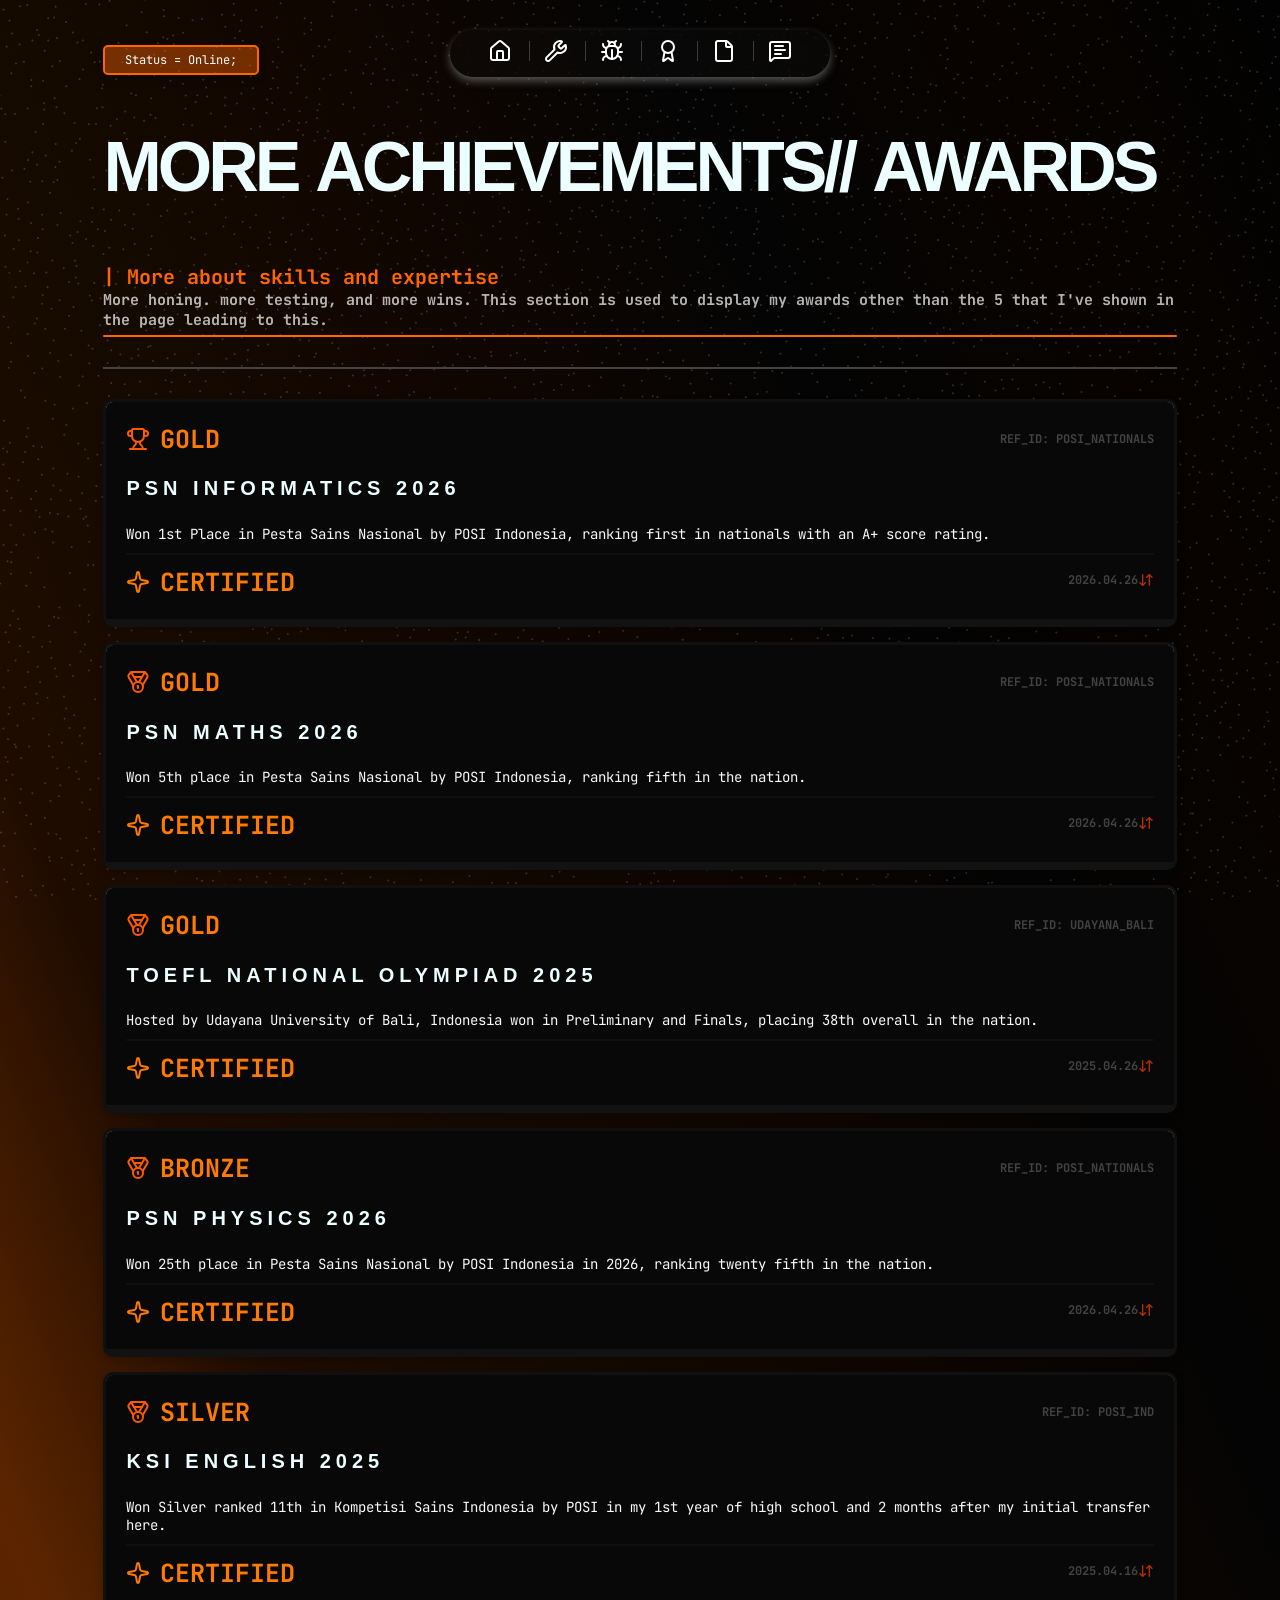
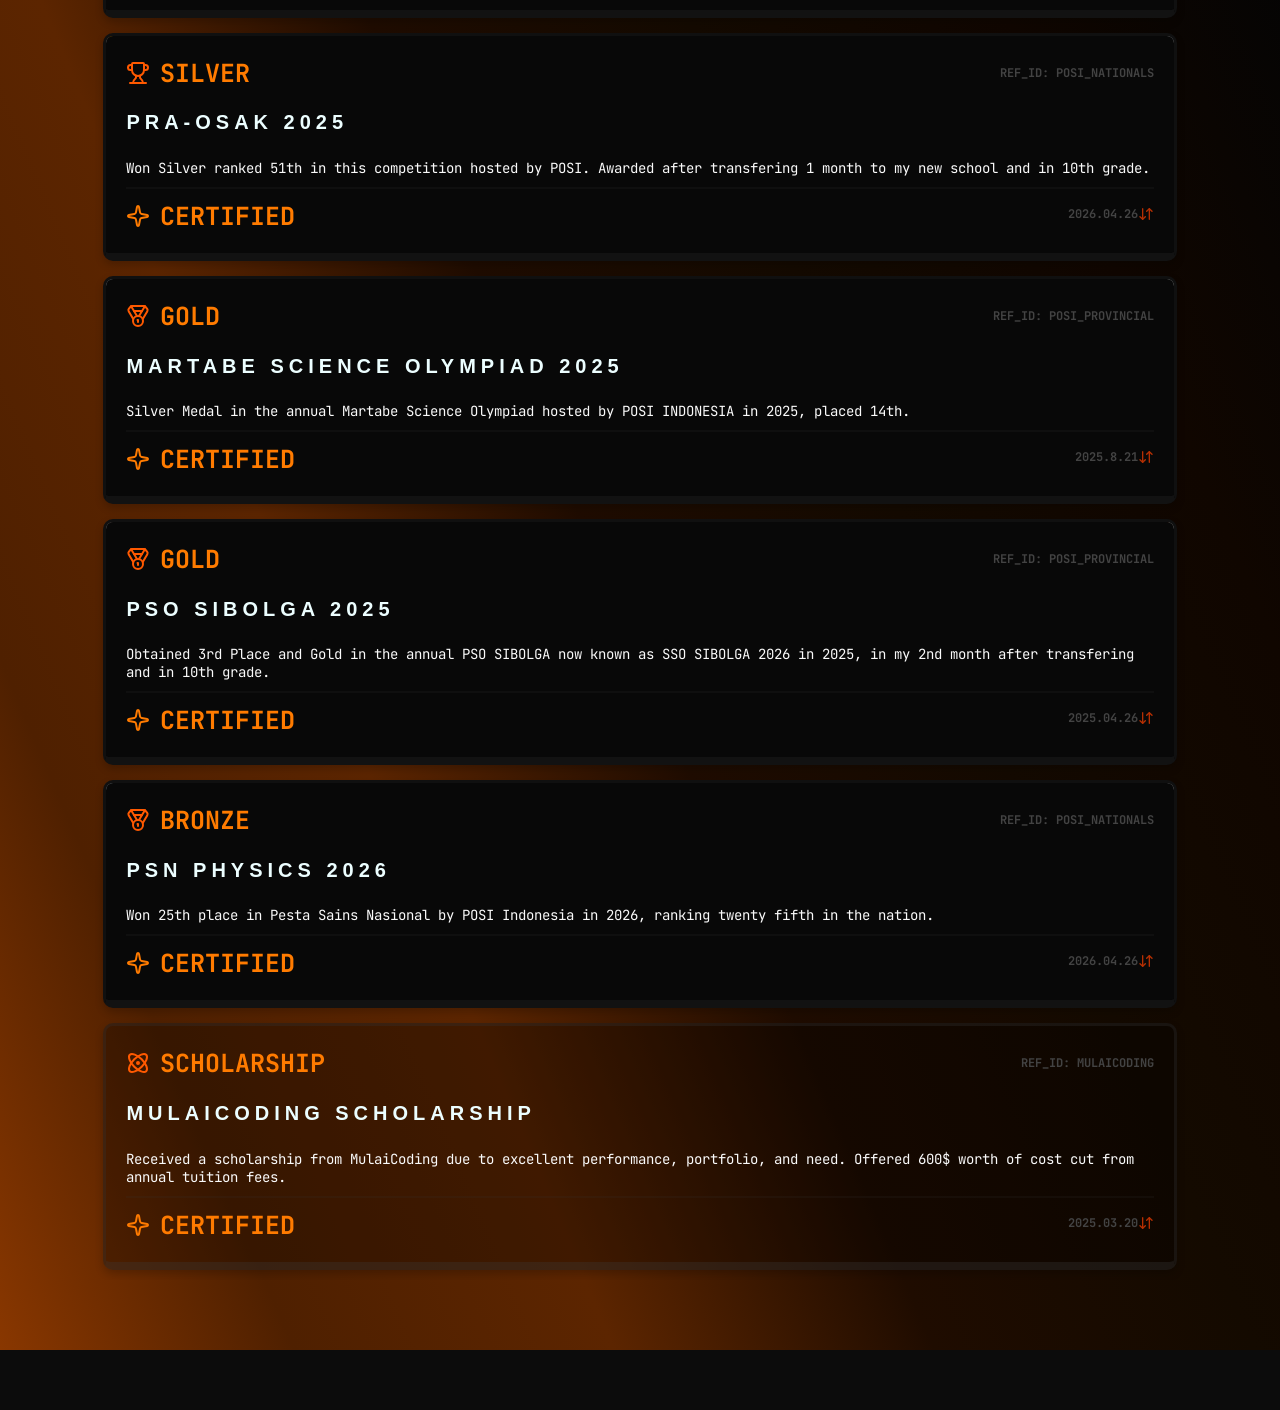
<file: new-achieve.html>
<!doctype html>
<html lang="en">
  <head>
    <meta charset="UTF-8" />
    <meta name="viewport" content="width=device-width, initial-scale=1.0" />
    <link rel="preconnect" href="https://fonts.googleapis.com" />
    <link rel="preconnect" href="https://fonts.gstatic.com" crossorigin />
    <link
      href="https://fonts.googleapis.com/css2?family=Space+Grotesk:wght@300..700&display=swap"
      rel="stylesheet"
    />
    <link rel="preconnect" href="https://fonts.googleapis.com" />
    <link rel="preconnect" href="https://fonts.gstatic.com" crossorigin />
    <link
      href="https://fonts.googleapis.com/css2?family=Bebas+Neue&display=swap"
      rel="stylesheet"
    />
    <link rel="preconnect" href="https://fonts.googleapis.com" />
    <link rel="preconnect" href="https://fonts.gstatic.com" crossorigin />
    <link
      href="https://fonts.googleapis.com/css2?family=Inter:ital,opsz,wght@0,14..32,480;1,14..32,480&family=Metrophobic&family=Outfit:wght@900&display=swap"
      rel="stylesheet"
    />
    <link rel="preconnect" href="https://fonts.googleapis.com" />
    <link rel="preconnect" href="https://fonts.gstatic.com" crossorigin />
    <link
      href="https://fonts.googleapis.com/css2?family=JetBrains+Mono:ital,wght@0,100..800;1,100..800&display=swap"
      rel="stylesheet"
    />
    <link rel="stylesheet" href="proweb.css" />
    <title>Enzo - More Achievements</title>
  </head>
  <body>
    <nav>
      <div class="ccenter">
        <div class="top-nav">
          <div class="space-between">
            <a href="index.html" class="top-option">
              <svg
                xmlns="http://www.w3.org/2000/svg"
                width="24"
                height="24"
                viewBox="0 0 24 24"
                fill="none"
                stroke="currentColor"
                stroke-width="2"
                stroke-linecap="round"
                stroke-linejoin="round"
                class="lucide lucide-house-icon lucide-house"
              >
                <path d="M15 21v-8a1 1 0 0 0-1-1h-4a1 1 0 0 0-1 1v8" />
                <path
                  d="M3 10a2 2 0 0 1 .709-1.528l7-6a2 2 0 0 1 2.582 0l7 6A2 2 0 0 1 21 10v9a2 2 0 0 1-2 2H5a2 2 0 0 1-2-2z"
                />
              </svg>
            </a>
            <a href="engineering.html" class="top-option"
              ><svg
                xmlns="http://www.w3.org/2000/svg"
                width="24"
                height="24"
                viewBox="0 0 24 24"
                fill="none"
                stroke="currentColor"
                stroke-width="2"
                stroke-linecap="round"
                stroke-linejoin="round"
                class="lucide lucide-wrench-icon lucide-wrench"
              >
                <path
                  d="M14.7 6.3a1 1 0 0 0 0 1.4l1.6 1.6a1 1 0 0 0 1.4 0l3.106-3.105c.32-.322.863-.22.983.218a6 6 0 0 1-8.259 7.057l-7.91 7.91a1 1 0 0 1-2.999-3l7.91-7.91a6 6 0 0 1 7.057-8.259c.438.12.54.662.219.984z"
                /></svg
            ></a>
            <a href="coding.html" class="top-option">
              <svg
                xmlns="http://www.w3.org/2000/svg"
                width="24"
                height="24"
                viewBox="0 0 24 24"
                fill="none"
                stroke="currentColor"
                stroke-width="2"
                stroke-linecap="round"
                stroke-linejoin="round"
                class="lucide lucide-bug-icon lucide-bug"
                >
                <path d="M12 20v-9" />
                <path
                  d="M14 7a4 4 0 0 1 4 4v3a6 6 0 0 1-12 0v-3a4 4 0 0 1 4-4z"
                />
                <path d="M14.12 3.88 16 2" />
                <path d="M21 21a4 4 0 0 0-3.81-4" />
                <path d="M21 5a4 4 0 0 1-3.55 3.97" />
                <path d="M22 13h-4" />
                <path d="M3 21a4 4 0 0 1 3.81-4" />
                <path d="M3 5a4 4 0 0 0 3.55 3.97" />
                <path d="M6 13H2" />
                <path d="m8 2 1.88 1.88" />
                <path d="M9 7.13V6a3 3 0 1 1 6 0v1.13" />
              </svg>
            </a>
            <a href="achievements.html" class="top-option"
              ><svg
                xmlns="http://www.w3.org/2000/svg"
                width="24"
                height="24"
                viewBox="0 0 24 24"
                fill="none"
                stroke="currentColor"
                stroke-width="2"
                stroke-linecap="round"
                stroke-linejoin="round"
                class="lucide lucide-award-icon lucide-award"
              >
                <path
                  d="m15.477 12.89 1.515 8.526a.5.5 0 0 1-.81.47l-3.58-2.687a1 1 0 0 0-1.197 0l-3.586 2.686a.5.5 0 0 1-.81-.469l1.514-8.526"
                />
                <circle cx="12" cy="8" r="6" /></svg
            ></a>
            <a href="experience.html" class="top-option"
              ><svg
                xmlns="http://www.w3.org/2000/svg"
                width="24"
                height="24"
                viewBox="0 0 24 24"
                fill="none"
                stroke="currentColor"
                stroke-width="2"
                stroke-linecap="round"
                stroke-linejoin="round"
                class="lucide lucide-file-icon lucide-file"
              >
                <path
                  d="M6 22a2 2 0 0 1-2-2V4a2 2 0 0 1 2-2h8a2.4 2.4 0 0 1 1.704.706l3.588 3.588A2.4 2.4 0 0 1 20 8v12a2 2 0 0 1-2 2z"
                />
                <path d="M14 2v5a1 1 0 0 0 1 1h5" /></svg
            ></a>
            <a href="feedback.html" class="top-option"><svg xmlns="http://www.w3.org/2000/svg" width="24" height="24" viewBox="0 0 24 24" fill="none" stroke="currentColor" stroke-width="2" stroke-linecap="round" stroke-linejoin="round" class="lucide lucide-message-square-text-icon lucide-message-square-text"><path d="M22 17a2 2 0 0 1-2 2H6.828a2 2 0 0 0-1.414.586l-2.202 2.202A.71.71 0 0 1 2 21.286V5a2 2 0 0 1 2-2h16a2 2 0 0 1 2 2z"/><path d="M7 11h10"/><path d="M7 15h6"/><path d="M7 7h8"/></svg></a>
          </div>
        </div>
      </div>
    </nav>
    <div class="sidebar">
        <h4 id="side" class="side">PROJECT_ID</h4>
        <h6 id="side" class="side">
          <span class="undertaker">SECTOR_NAV_01</span>
        </h6>
        <a href="index.html" class="list">
          <svg
            xmlns="http://www.w3.org/2000/svg"
            width="15"
            height="15"
            viewBox="0 0 24 24"
            fill="none"
            stroke="currentColor"
            stroke-width="2"
            stroke-linecap="round"
            stroke-linejoin="round"
            class="lucide lucide-house-icon lucide-house"
          >
            <path d="M15 21v-8a1 1 0 0 0-1-1h-4a1 1 0 0 0-1 1v8" />
            <path
              d="M3 10a2 2 0 0 1 .709-1.528l7-6a2 2 0 0 1 2.582 0l7 6A2 2 0 0 1 21 10v9a2 2 0 0 1-2 2H5a2 2 0 0 1-2-2z"
            />
          </svg>
          HOME
        </a>
        <a href="engineering.html" class="list">
          <svg
            xmlns="http://www.w3.org/2000/svg"
            width="15"
            height="15"
            viewBox="0 0 24 24"
            fill="none"
            stroke="currentColor"
            stroke-width="1.75"
            stroke-linecap="round"
            stroke-linejoin="round"
            class="lucide lucide-wrench-icon lucide-wrench"
          >
            <path
              d="M14.7 6.3a1 1 0 0 0 0 1.4l1.6 1.6a1 1 0 0 0 1.4 0l3.106-3.105c.32-.322.863-.22.983.218a6 6 0 0 1-8.259 7.057l-7.91 7.91a1 1 0 0 1-2.999-3l7.91-7.91a6 6 0 0 1 7.057-8.259c.438.12.54.662.219.984z"
            />
          </svg>
          ENGINEERING
        </li>
        <a href="coding.html" class="list">
          <svg
            xmlns="http://www.w3.org/2000/svg"
            width="15"
            height="15"
            viewBox="0 0 24 24"
            fill="none"
            stroke="currentColor"
            stroke-width="1.75"
            stroke-linecap="round"
            stroke-linejoin="round"
            class="lucide lucide-bug-icon lucide-bug"
          >
            <path d="M12 20v-9" />
            <path d="M14 7a4 4 0 0 1 4 4v3a6 6 0 0 1-12 0v-3a4 4 0 0 1 4-4z" />
            <path d="M14.12 3.88 16 2" />
            <path d="M21 21a4 4 0 0 0-3.81-4" />
            <path d="M21 5a4 4 0 0 1-3.55 3.97" />
            <path d="M22 13h-4" />
            <path d="M3 21a4 4 0 0 1 3.81-4" />
            <path d="M3 5a4 4 0 0 0 3.55 3.97" />
            <path d="M6 13H2" />
            <path d="m8 2 1.88 1.88" />
            <path d="M9 7.13V6a3 3 0 1 1 6 0v1.13" />
          </svg>
          CODING
        </a>
        <a href="achievements.html" class="list">
          <svg
            xmlns="http://www.w3.org/2000/svg"
            width="15"
            height="15"
            viewBox="0 0 24 24"
            fill="none"
            stroke="currentColor"
            stroke-width="1.75"
            stroke-linecap="round"
            stroke-linejoin="round"
            class="lucide lucide-award-icon lucide-award"
          >
            <path
              d="m15.477 12.89 1.515 8.526a.5.5 0 0 1-.81.47l-3.58-2.687a1 1 0 0 0-1.197 0l-3.586 2.686a.5.5 0 0 1-.81-.469l1.514-8.526"
            />
            <circle cx="12" cy="8" r="6" />
          </svg>
          AWARDS
        </a>
        <a href="experience.html" class="list">
          <svg
            xmlns="http://www.w3.org/2000/svg"
            width="15"
            height="15"
            viewBox="0 0 24 24"
            fill="none"
            stroke="currentColor"
            stroke-width="1.75"
            stroke-linecap="round"
            stroke-linejoin="round"
            class="lucide lucide-book-user-icon lucide-book-user"
          >
            <path d="M15 13a3 3 0 1 0-6 0" />
            <path
              d="M4 19.5v-15A2.5 2.5 0 0 1 6.5 2H19a1 1 0 0 1 1 1v18a1 1 0 0 1-1 1H6.5a1 1 0 0 1 0-5H20"
            />
            <circle cx="12" cy="8" r="2" />
          </svg>
          EXPERIENCE
        </a>
        <a href="feedback.html" class="list"><svg xmlns="http://www.w3.org/2000/svg" width="15" height="15" viewBox="0 0 24 24" fill="none" stroke="currentColor" stroke-width="2" stroke-linecap="round" stroke-linejoin="round" class="lucide lucide-message-square-text-icon lucide-message-square-text"><path d="M22 17a2 2 0 0 1-2 2H6.828a2 2 0 0 0-1.414.586l-2.202 2.202A.71.71 0 0 1 2 21.286V5a2 2 0 0 1 2-2h16a2 2 0 0 1 2 2z"/><path d="M7 11h10"/><path d="M7 15h6"/><path d="M7 7h8"/></svg> FEEDBACK</a>
            
      <div class="double-column-auto"></div>
      <div class="STATS">
        <span class="side" id="side">JOURNEY</span>
        <div class="cage"><div class="statistics"></div></div>
      </div>
    </div>
    <div class="end">
    <div class="LIVE-BAR">
        <div class="text">
            <h4 id="side" class="LIVE"><div class="pulser"></div> LIVE_BAR</h4>
            <h6 id="side" class="side"><span class="undertaker">SYSTEMS: ONLINE</span></h6>
            <span class="live"> STATUS: AVAILABLE</span>
            <span class="live"> LOCATION: IND.</span>
            <span class="live"> CURRENT: FULLSTACK.</span>
            <span class="live"> IELTS: 8.0.</span>
            <span class="live"> TARGET: USA.</span>
            <div class="skills">
                <h2><span class="undertaker">SKILLS_</span></h2>
                <span class="skill">HTML</span>
                <span class="skill">CSS</span>
                <span class="skill">JS</span>
                <span class="skill">PYTHON</span>
                <span class="skill">LEADERSHIP</span>
                <span class="skill">RESILLIENCE</span>
                <span class="skill">ADAPTABILITY</span>
                <span class="skill">COMMUNICATION</span>
                <span class="skill">COLLABORATION</span>
            </div>

        </div>
    </div>
</div>
    <div class="contain">
      <div class="main-head">
        <div class="status-card">Status = Online;</div>
        <h1>MORE ACHIEVEMENTS// AWARDS</h1>
        <span class="occupation">| More about skills and expertise</span><br />
        <span class="subheading"
          >More honing. more testing, and more wins. This section is used to display my awards other than the 5 that I've shown in the page leading to this.</span
        >
        <div class="under-text"></div>
      </div>
    </div>
    <div class="contain">
      <div class="Long-bottom"></div>
      <div class="achieve-card">
      <div class="ra" id="ra">
        <div class="cert-tag">
          <div class="cert">
            <svg xmlns="http://www.w3.org/2000/svg" width="24" height="24" viewBox="0 0 24 24" fill="none" stroke="#ff5900" stroke-width="2" stroke-linecap="round" stroke-linejoin="round" class="lucide lucide-trophy-icon lucide-trophy"><path d="M10 14.66v1.626a2 2 0 0 1-.976 1.696A5 5 0 0 0 7 21.978"/><path d="M14 14.66v1.626a2 2 0 0 0 .976 1.696A5 5 0 0 1 17 21.978"/><path d="M18 9h1.5a1 1 0 0 0 0-5H18"/><path d="M4 22h16"/><path d="M6 9a6 6 0 0 0 12 0V3a1 1 0 0 0-1-1H7a1 1 0 0 0-1 1z"/><path d="M6 9H4.5a1 1 0 0 1 0-5H6"/></svg>GOLD
          </div>
          <div class="tag">REF_ID: POSI_NATIONALS</div>
        </div>
        <h2>PSN INFORMATICS 2026</h2>
        <div class="work-content">
          Won 1st Place in Pesta Sains Nasional by POSI Indonesia, ranking first in nationals with an A+ score rating.
        </div>
        <div class="line"></div>
        <div class="cert-tag-BOTTOM">
          <div class="cert">
            <svg
              xmlns="http://www.w3.org/2000/svg"
              width="24"
              height="24"
              viewBox="0 0 24 24"
              fill="none"
              stroke="currentColor"
              stroke-width="2"
              stroke-linecap="round"
              stroke-linejoin="round"
              class="lucide lucide-sparkle-icon lucide-sparkle"
            >
              <path
                d="M11.017 2.814a1 1 0 0 1 1.966 0l1.051 5.558a2 2 0 0 0 1.594 1.594l5.558 1.051a1 1 0 0 1 0 1.966l-5.558 1.051a2 2 0 0 0-1.594 1.594l-1.051 5.558a1 1 0 0 1-1.966 0l-1.051-5.558a2 2 0 0 0-1.594-1.594l-5.558-1.051a1 1 0 0 1 0-1.966l5.558-1.051a2 2 0 0 0 1.594-1.594z"
              /></svg
            >CERTIFIED
          </div>
          <div class="tag">2026.04.26<div class="low"><svg xmlns="http://www.w3.org/2000/svg" width="16" height="16" viewBox="0 0 24 24" fill="none" stroke="#ff4000" stroke-width="2" stroke-linecap="round" stroke-linejoin="round" class="lucide lucide-arrow-down-up-icon lucide-arrow-down-up"><path d="m3 16 4 4 4-4"/><path d="M7 20V4"/><path d="m21 8-4-4-4 4"/><path d="M17 4v16"/></svg></div></div>
        </div>
        </div>
      <div class="certs">
        <img src="Images/informatika.jpg" class="certif">
      </div>
      </div>
      <div class="achieve-card">
      <div class="ra" id="ra">
        <div class="cert-tag">
          <div class="cert">
            <svg xmlns="http://www.w3.org/2000/svg" width="24" height="24" viewBox="0 0 24 24" fill="none" stroke="#ff5900" stroke-width="2" stroke-linecap="round" stroke-linejoin="round" class="lucide lucide-medal-icon lucide-medal"><path d="M7.21 15 2.66 7.14a2 2 0 0 1 .13-2.2L4.4 2.8A2 2 0 0 1 6 2h12a2 2 0 0 1 1.6.8l1.6 2.14a2 2 0 0 1 .14 2.2L16.79 15"/><path d="M11 12 5.12 2.2"/><path d="m13 12 5.88-9.8"/><path d="M8 7h8"/><circle cx="12" cy="17" r="5"/><path d="M12 18v-2h-.5"/></svg>GOLD
          </div>
          <div class="tag">REF_ID: POSI_NATIONALS</div>
        </div>
        <h2>PSN MATHS 2026</h2>
        <div class="work-content">
          Won 5th place in Pesta Sains Nasional by POSI Indonesia, ranking fifth in the nation.
        </div>
        <div class="line"></div>
        <div class="cert-tag-BOTTOM">
          <div class="cert">
            <svg
              xmlns="http://www.w3.org/2000/svg"
              width="24"
              height="24"
              viewBox="0 0 24 24"
              fill="none"
              stroke="currentColor"
              stroke-width="2"
              stroke-linecap="round"
              stroke-linejoin="round"
              class="lucide lucide-sparkle-icon lucide-sparkle"
            >
              <path
                d="M11.017 2.814a1 1 0 0 1 1.966 0l1.051 5.558a2 2 0 0 0 1.594 1.594l5.558 1.051a1 1 0 0 1 0 1.966l-5.558 1.051a2 2 0 0 0-1.594 1.594l-1.051 5.558a1 1 0 0 1-1.966 0l-1.051-5.558a2 2 0 0 0-1.594-1.594l-5.558-1.051a1 1 0 0 1 0-1.966l5.558-1.051a2 2 0 0 0 1.594-1.594z"
              /></svg
            >CERTIFIED
          </div>
          <div class="tag">2026.04.26<div class="low"><svg xmlns="http://www.w3.org/2000/svg" width="16" height="16" viewBox="0 0 24 24" fill="none" stroke="#ff4000" stroke-width="2" stroke-linecap="round" stroke-linejoin="round" class="lucide lucide-arrow-down-up-icon lucide-arrow-down-up"><path d="m3 16 4 4 4-4"/><path d="M7 20V4"/><path d="m21 8-4-4-4 4"/><path d="M17 4v16"/></svg></div></div>
        </div>
        </div>
        <div class="certs">
        <img src="Images/matematika.jpg" class="certif">
      </div>
      </div>
      <div class="achieve-card">
      <div class="ra" id="ra">
        <div class="cert-tag">
          <div class="cert">
            <svg xmlns="http://www.w3.org/2000/svg" width="24" height="24" viewBox="0 0 24 24" fill="none" stroke="#ff5900" stroke-width="2" stroke-linecap="round" stroke-linejoin="round" class="lucide lucide-medal-icon lucide-medal"><path d="M7.21 15 2.66 7.14a2 2 0 0 1 .13-2.2L4.4 2.8A2 2 0 0 1 6 2h12a2 2 0 0 1 1.6.8l1.6 2.14a2 2 0 0 1 .14 2.2L16.79 15"/><path d="M11 12 5.12 2.2"/><path d="m13 12 5.88-9.8"/><path d="M8 7h8"/><circle cx="12" cy="17" r="5"/><path d="M12 18v-2h-.5"/></svg>GOLD
          </div>
          <div class="tag">REF_ID: UDAYANA_BALI</div>
        </div>
        <h2>TOEFL NATIONAL OLYMPIAD 2025</h2>
        <div class="work-content">
          Hosted by Udayana University of Bali, Indonesia won in Preliminary and Finals, placing 38th overall in the nation.
        </div>
        <div class="line"></div>
        <div class="cert-tag-BOTTOM">
          <div class="cert">
            <svg
              xmlns="http://www.w3.org/2000/svg"
              width="24"
              height="24"
              viewBox="0 0 24 24"
              fill="none"
              stroke="currentColor"
              stroke-width="2"
              stroke-linecap="round"
              stroke-linejoin="round"
              class="lucide lucide-sparkle-icon lucide-sparkle"
            >
              <path
                d="M11.017 2.814a1 1 0 0 1 1.966 0l1.051 5.558a2 2 0 0 0 1.594 1.594l5.558 1.051a1 1 0 0 1 0 1.966l-5.558 1.051a2 2 0 0 0-1.594 1.594l-1.051 5.558a1 1 0 0 1-1.966 0l-1.051-5.558a2 2 0 0 0-1.594-1.594l-5.558-1.051a1 1 0 0 1 0-1.966l5.558-1.051a2 2 0 0 0 1.594-1.594z"
              /></svg
            >CERTIFIED
          </div>
          <div class="tag">2025.04.26<div class="low"><svg xmlns="http://www.w3.org/2000/svg" width="16" height="16" viewBox="0 0 24 24" fill="none" stroke="#ff4000" stroke-width="2" stroke-linecap="round" stroke-linejoin="round" class="lucide lucide-arrow-down-up-icon lucide-arrow-down-up"><path d="m3 16 4 4 4-4"/><path d="M7 20V4"/><path d="m21 8-4-4-4 4"/><path d="M17 4v16"/></svg></div></div>
        </div>
        </div>
        <div class="certs">
        <img src="Images/TOEFL-WIN.jpg" class="certif">
      </div>
      </div>
      <div class="achieve-card">
      <div class="ra" id="ra">
        <div class="cert-tag">
          <div class="cert">
            <svg xmlns="http://www.w3.org/2000/svg" width="24" height="24" viewBox="0 0 24 24" fill="none" stroke="#ff5900" stroke-width="2" stroke-linecap="round" stroke-linejoin="round" class="lucide lucide-medal-icon lucide-medal"><path d="M7.21 15 2.66 7.14a2 2 0 0 1 .13-2.2L4.4 2.8A2 2 0 0 1 6 2h12a2 2 0 0 1 1.6.8l1.6 2.14a2 2 0 0 1 .14 2.2L16.79 15"/><path d="M11 12 5.12 2.2"/><path d="m13 12 5.88-9.8"/><path d="M8 7h8"/><circle cx="12" cy="17" r="5"/><path d="M12 18v-2h-.5"/></svg>BRONZE
          </div>
          <div class="tag">REF_ID: POSI_NATIONALS</div>
        </div>
        <h2>PSN PHYSICS 2026</h2>
        <div class="work-content">
          Won 25th place in Pesta Sains Nasional by POSI Indonesia in 2026, ranking twenty fifth in the nation.
        </div>
        <div class="line"></div>
        <div class="cert-tag-BOTTOM">
          <div class="cert">
            <svg
              xmlns="http://www.w3.org/2000/svg"
              width="24"
              height="24"
              viewBox="0 0 24 24"
              fill="none"
              stroke="currentColor"
              stroke-width="2"
              stroke-linecap="round"
              stroke-linejoin="round"
              class="lucide lucide-sparkle-icon lucide-sparkle"
            >
              <path
                d="M11.017 2.814a1 1 0 0 1 1.966 0l1.051 5.558a2 2 0 0 0 1.594 1.594l5.558 1.051a1 1 0 0 1 0 1.966l-5.558 1.051a2 2 0 0 0-1.594 1.594l-1.051 5.558a1 1 0 0 1-1.966 0l-1.051-5.558a2 2 0 0 0-1.594-1.594l-5.558-1.051a1 1 0 0 1 0-1.966l5.558-1.051a2 2 0 0 0 1.594-1.594z"
              /></svg
            >CERTIFIED
          </div>
          <div class="tag">2026.04.26<div class="low"><svg xmlns="http://www.w3.org/2000/svg" width="16" height="16" viewBox="0 0 24 24" fill="none" stroke="#ff4000" stroke-width="2" stroke-linecap="round" stroke-linejoin="round" class="lucide lucide-arrow-down-up-icon lucide-arrow-down-up"><path d="m3 16 4 4 4-4"/><path d="M7 20V4"/><path d="m21 8-4-4-4 4"/><path d="M17 4v16"/></svg></div></div>
        </div>
        </div>
        <div class="certs">
        <img src="Images/fisika.jpg" class="certif">
      </div>
      </div>
      <div class="achieve-card">
        <div class="ra" id="ra">
        <div class="cert-tag">
          <div class="cert"><svg xmlns="http://www.w3.org/2000/svg" width="24" height="24" viewBox="0 0 24 24" fill="none" stroke="#ff5900" stroke-width="2" stroke-linecap="round" stroke-linejoin="round" class="lucide lucide-medal-icon lucide-medal"><path d="M7.21 15 2.66 7.14a2 2 0 0 1 .13-2.2L4.4 2.8A2 2 0 0 1 6 2h12a2 2 0 0 1 1.6.8l1.6 2.14a2 2 0 0 1 .14 2.2L16.79 15"/><path d="M11 12 5.12 2.2"/><path d="m13 12 5.88-9.8"/><path d="M8 7h8"/><circle cx="12" cy="17" r="5"/><path d="M12 18v-2h-.5"/></svg>SILVER
            </div>
          <div class="tag">REF_ID: POSI_IND</div>
        </div>
        <h2>KSI ENGLISH 2025</h2>
        <div class="work-content">
          Won Silver ranked 11th in Kompetisi Sains Indonesia by POSI in my 1st year of high school and 2 months after my initial transfer here.
        </div>
        <div class="line"></div>
        <div class="cert-tag-BOTTOM">
          <div class="cert">
            <svg
              xmlns="http://www.w3.org/2000/svg"
              width="24"
              height="24"
              viewBox="0 0 24 24"
              fill="none"
              stroke="currentColor"
              stroke-width="2"
              stroke-linecap="round"
              stroke-linejoin="round"
              class="lucide lucide-sparkle-icon lucide-sparkle"
            >
              <path
                d="M11.017 2.814a1 1 0 0 1 1.966 0l1.051 5.558a2 2 0 0 0 1.594 1.594l5.558 1.051a1 1 0 0 1 0 1.966l-5.558 1.051a2 2 0 0 0-1.594 1.594l-1.051 5.558a1 1 0 0 1-1.966 0l-1.051-5.558a2 2 0 0 0-1.594-1.594l-5.558-1.051a1 1 0 0 1 0-1.966l5.558-1.051a2 2 0 0 0 1.594-1.594z"
              /></svg
            >CERTIFIED
          </div>
          <div class="tag">2025.04.16 <div class="low"><svg xmlns="http://www.w3.org/2000/svg" width="16" height="16" viewBox="0 0 24 24" fill="none" stroke="#ff4000" stroke-width="2" stroke-linecap="round" stroke-linejoin="round" class="lucide lucide-arrow-down-up-icon lucide-arrow-down-up"><path d="m3 16 4 4 4-4"/><path d="M7 20V4"/><path d="m21 8-4-4-4 4"/><path d="M17 4v16"/></svg></div></div>
        </div>
        </div>
        <div class="certs">
        <img src="Images/KSI_page-0001.jpg" class="certif">
      </div>                      
    </div>
    <div class="achieve-card">
      <div class="ra" id="ra">
        <div class="cert-tag">
          <div class="cert">
            <svg xmlns="http://www.w3.org/2000/svg" width="24" height="24" viewBox="0 0 24 24" fill="none" stroke="#ff5900" stroke-width="2" stroke-linecap="round" stroke-linejoin="round" class="lucide lucide-trophy-icon lucide-trophy"><path d="M10 14.66v1.626a2 2 0 0 1-.976 1.696A5 5 0 0 0 7 21.978"/><path d="M14 14.66v1.626a2 2 0 0 0 .976 1.696A5 5 0 0 1 17 21.978"/><path d="M18 9h1.5a1 1 0 0 0 0-5H18"/><path d="M4 22h16"/><path d="M6 9a6 6 0 0 0 12 0V3a1 1 0 0 0-1-1H7a1 1 0 0 0-1 1z"/><path d="M6 9H4.5a1 1 0 0 1 0-5H6"/></svg>SILVER
          </div>
          <div class="tag">REF_ID: POSI_NATIONALS</div>
        </div>
        <h2>PRA-OSAK 2025</h2>
        <div class="work-content">
          Won Silver ranked 51th in this competition hosted by POSI. Awarded after transfering 1 month to my new school and in 10th grade.
        </div>
        <div class="line"></div>
        <div class="cert-tag-BOTTOM">
          <div class="cert">
            <svg
              xmlns="http://www.w3.org/2000/svg"
              width="24"
              height="24"
              viewBox="0 0 24 24"
              fill="none"
              stroke="currentColor"
              stroke-width="2"
              stroke-linecap="round"
              stroke-linejoin="round"
              class="lucide lucide-sparkle-icon lucide-sparkle"
            >
              <path
                d="M11.017 2.814a1 1 0 0 1 1.966 0l1.051 5.558a2 2 0 0 0 1.594 1.594l5.558 1.051a1 1 0 0 1 0 1.966l-5.558 1.051a2 2 0 0 0-1.594 1.594l-1.051 5.558a1 1 0 0 1-1.966 0l-1.051-5.558a2 2 0 0 0-1.594-1.594l-5.558-1.051a1 1 0 0 1 0-1.966l5.558-1.051a2 2 0 0 0 1.594-1.594z"
              /></svg
            >CERTIFIED
          </div>
          <div class="tag">2026.04.26<div class="low"><svg xmlns="http://www.w3.org/2000/svg" width="16" height="16" viewBox="0 0 24 24" fill="none" stroke="#ff4000" stroke-width="2" stroke-linecap="round" stroke-linejoin="round" class="lucide lucide-arrow-down-up-icon lucide-arrow-down-up"><path d="m3 16 4 4 4-4"/><path d="M7 20V4"/><path d="m21 8-4-4-4 4"/><path d="M17 4v16"/></svg></div></div>
        </div>
        </div>
      <div class="certs">
        <img src="Images/PRA-OSAK_page-0001.jpg" class="certif">
      </div>
      </div>
      <div class="achieve-card">
      <div class="ra" id="ra">
        <div class="cert-tag">
          <div class="cert">
            <svg xmlns="http://www.w3.org/2000/svg" width="24" height="24" viewBox="0 0 24 24" fill="none" stroke="#ff5900" stroke-width="2" stroke-linecap="round" stroke-linejoin="round" class="lucide lucide-medal-icon lucide-medal"><path d="M7.21 15 2.66 7.14a2 2 0 0 1 .13-2.2L4.4 2.8A2 2 0 0 1 6 2h12a2 2 0 0 1 1.6.8l1.6 2.14a2 2 0 0 1 .14 2.2L16.79 15"/><path d="M11 12 5.12 2.2"/><path d="m13 12 5.88-9.8"/><path d="M8 7h8"/><circle cx="12" cy="17" r="5"/><path d="M12 18v-2h-.5"/></svg>GOLD
          </div>
          <div class="tag">REF_ID: POSI_PROVINCIAL</div>
        </div>
        <h2>MARTABE SCIENCE OLYMPIAD 2025</h2>
        <div class="work-content">
          Silver Medal in the annual Martabe Science Olympiad hosted by POSI INDONESIA in 2025, placed 14th.
        </div>
        <div class="line"></div>
        <div class="cert-tag-BOTTOM">
          <div class="cert">
            <svg
              xmlns="http://www.w3.org/2000/svg"
              width="24"
              height="24"
              viewBox="0 0 24 24"
              fill="none"
              stroke="currentColor"
              stroke-width="2"
              stroke-linecap="round"
              stroke-linejoin="round"
              class="lucide lucide-sparkle-icon lucide-sparkle"
            >
              <path
                d="M11.017 2.814a1 1 0 0 1 1.966 0l1.051 5.558a2 2 0 0 0 1.594 1.594l5.558 1.051a1 1 0 0 1 0 1.966l-5.558 1.051a2 2 0 0 0-1.594 1.594l-1.051 5.558a1 1 0 0 1-1.966 0l-1.051-5.558a2 2 0 0 0-1.594-1.594l-5.558-1.051a1 1 0 0 1 0-1.966l5.558-1.051a2 2 0 0 0 1.594-1.594z"
              /></svg
            >CERTIFIED
          </div>
          <div class="tag">2025.8.21<div class="low"><svg xmlns="http://www.w3.org/2000/svg" width="16" height="16" viewBox="0 0 24 24" fill="none" stroke="#ff4000" stroke-width="2" stroke-linecap="round" stroke-linejoin="round" class="lucide lucide-arrow-down-up-icon lucide-arrow-down-up"><path d="m3 16 4 4 4-4"/><path d="M7 20V4"/><path d="m21 8-4-4-4 4"/><path d="M17 4v16"/></svg></div></div>
        </div>
        </div>
        <div class="certs">
        <img src="Images/MARTABE_page-0001.jpg" class="certif">
      </div>
      </div>
      <div class="achieve-card">
      <div class="ra" id="ra">
        <div class="cert-tag">
          <div class="cert">
            <svg xmlns="http://www.w3.org/2000/svg" width="24" height="24" viewBox="0 0 24 24" fill="none" stroke="#ff5900" stroke-width="2" stroke-linecap="round" stroke-linejoin="round" class="lucide lucide-medal-icon lucide-medal"><path d="M7.21 15 2.66 7.14a2 2 0 0 1 .13-2.2L4.4 2.8A2 2 0 0 1 6 2h12a2 2 0 0 1 1.6.8l1.6 2.14a2 2 0 0 1 .14 2.2L16.79 15"/><path d="M11 12 5.12 2.2"/><path d="m13 12 5.88-9.8"/><path d="M8 7h8"/><circle cx="12" cy="17" r="5"/><path d="M12 18v-2h-.5"/></svg>GOLD
          </div>
          <div class="tag">REF_ID: POSI_PROVINCIAL</div>
        </div>
        <h2>PSO SIBOLGA 2025</h2>
        <div class="work-content">
            Obtained 3rd Place and Gold in the annual PSO SIBOLGA now known as SSO SIBOLGA 2026 in 2025, in my 2nd month after transfering and in 10th grade.
          </div>
        <div class="line"></div>
        <div class="cert-tag-BOTTOM">
          <div class="cert">
            <svg
              xmlns="http://www.w3.org/2000/svg"
              width="24"
              height="24"
              viewBox="0 0 24 24"
              fill="none"
              stroke="currentColor"
              stroke-width="2"
              stroke-linecap="round"
              stroke-linejoin="round"
              class="lucide lucide-sparkle-icon lucide-sparkle"
            >
              <path
                d="M11.017 2.814a1 1 0 0 1 1.966 0l1.051 5.558a2 2 0 0 0 1.594 1.594l5.558 1.051a1 1 0 0 1 0 1.966l-5.558 1.051a2 2 0 0 0-1.594 1.594l-1.051 5.558a1 1 0 0 1-1.966 0l-1.051-5.558a2 2 0 0 0-1.594-1.594l-5.558-1.051a1 1 0 0 1 0-1.966l5.558-1.051a2 2 0 0 0 1.594-1.594z"
              /></svg
            >CERTIFIED
          </div>
          <div class="tag">2025.04.26<div class="low"><svg xmlns="http://www.w3.org/2000/svg" width="16" height="16" viewBox="0 0 24 24" fill="none" stroke="#ff4000" stroke-width="2" stroke-linecap="round" stroke-linejoin="round" class="lucide lucide-arrow-down-up-icon lucide-arrow-down-up"><path d="m3 16 4 4 4-4"/><path d="M7 20V4"/><path d="m21 8-4-4-4 4"/><path d="M17 4v16"/></svg></div></div>
        </div>
        </div>
        <div class="certs">
        <img src="Images/PSO SIBOLGA_page-0001.jpg" class="certif">
      </div>
      </div>
      <div class="achieve-card">
      <div class="ra" id="ra">
        <div class="cert-tag">
          <div class="cert">
            <svg xmlns="http://www.w3.org/2000/svg" width="24" height="24" viewBox="0 0 24 24" fill="none" stroke="#ff5900" stroke-width="2" stroke-linecap="round" stroke-linejoin="round" class="lucide lucide-medal-icon lucide-medal"><path d="M7.21 15 2.66 7.14a2 2 0 0 1 .13-2.2L4.4 2.8A2 2 0 0 1 6 2h12a2 2 0 0 1 1.6.8l1.6 2.14a2 2 0 0 1 .14 2.2L16.79 15"/><path d="M11 12 5.12 2.2"/><path d="m13 12 5.88-9.8"/><path d="M8 7h8"/><circle cx="12" cy="17" r="5"/><path d="M12 18v-2h-.5"/></svg>BRONZE
          </div>
          <div class="tag">REF_ID: POSI_NATIONALS</div>
        </div>
        <h2>PSN PHYSICS 2026</h2>
        <div class="work-content">
          Won 25th place in Pesta Sains Nasional by POSI Indonesia in 2026, ranking twenty fifth in the nation.
        </div>
        <div class="line"></div>
        <div class="cert-tag-BOTTOM">
          <div class="cert">
            <svg
              xmlns="http://www.w3.org/2000/svg"
              width="24"
              height="24"
              viewBox="0 0 24 24"
              fill="none"
              stroke="currentColor"
              stroke-width="2"
              stroke-linecap="round"
              stroke-linejoin="round"
              class="lucide lucide-sparkle-icon lucide-sparkle"
            >
              <path
                d="M11.017 2.814a1 1 0 0 1 1.966 0l1.051 5.558a2 2 0 0 0 1.594 1.594l5.558 1.051a1 1 0 0 1 0 1.966l-5.558 1.051a2 2 0 0 0-1.594 1.594l-1.051 5.558a1 1 0 0 1-1.966 0l-1.051-5.558a2 2 0 0 0-1.594-1.594l-5.558-1.051a1 1 0 0 1 0-1.966l5.558-1.051a2 2 0 0 0 1.594-1.594z"
              /></svg
            >CERTIFIED
          </div>
          <div class="tag">2026.04.26<div class="low"><svg xmlns="http://www.w3.org/2000/svg" width="16" height="16" viewBox="0 0 24 24" fill="none" stroke="#ff4000" stroke-width="2" stroke-linecap="round" stroke-linejoin="round" class="lucide lucide-arrow-down-up-icon lucide-arrow-down-up"><path d="m3 16 4 4 4-4"/><path d="M7 20V4"/><path d="m21 8-4-4-4 4"/><path d="M17 4v16"/></svg></div></div>
        </div>
        </div>
        <div class="certs">
        <img src="Images/fisika.jpg" class="certif">
      </div>
      </div>
      <div class="work-card">
        <div class="cert-tag">
          <div class="cert">
            <svg xmlns="http://www.w3.org/2000/svg" width="24" height="24" viewBox="0 0 24 24" fill="none" stroke="#ff5900" stroke-width="2" stroke-linecap="round" stroke-linejoin="round" class="lucide lucide-atom-icon lucide-atom"><circle cx="12" cy="12" r="1"/><path d="M20.2 20.2c2.04-2.03.02-7.36-4.5-11.9-4.54-4.52-9.87-6.54-11.9-4.5-2.04 2.03-.02 7.36 4.5 11.9 4.54 4.52 9.87 6.54 11.9 4.5Z"/><path d="M15.7 15.7c4.52-4.54 6.54-9.87 4.5-11.9-2.03-2.04-7.36-.02-11.9 4.5-4.52 4.54-6.54 9.87-4.5 11.9 2.03 2.04 7.36.02 11.9-4.5Z"/></svg>SCHOLARSHIP
          </div>
          <div class="tag">REF_ID: MULAICODING</div>
        </div>
        <h2>MULAICODING SCHOLARSHIP</h2>
        <div class="work-content">
          Received a scholarship from MulaiCoding due to excellent performance, portfolio, and need. Offered 600$ worth of cost cut from annual tuition fees.
        </div>
        <div class="line"></div>
        <div class="cert-tag-BOTTOM">
          <div class="cert">
            <svg
              xmlns="http://www.w3.org/2000/svg"
              width="24"
              height="24"
              viewBox="0 0 24 24"
              fill="none"
              stroke="currentColor"
              stroke-width="2"
              stroke-linecap="round"
              stroke-linejoin="round"
              class="lucide lucide-sparkle-icon lucide-sparkle"
            >
              <path
                d="M11.017 2.814a1 1 0 0 1 1.966 0l1.051 5.558a2 2 0 0 0 1.594 1.594l5.558 1.051a1 1 0 0 1 0 1.966l-5.558 1.051a2 2 0 0 0-1.594 1.594l-1.051 5.558a1 1 0 0 1-1.966 0l-1.051-5.558a2 2 0 0 0-1.594-1.594l-5.558-1.051a1 1 0 0 1 0-1.966l5.558-1.051a2 2 0 0 0 1.594-1.594z"
              /></svg
            >CERTIFIED
          </div>
          <div class="tag">2025.03.20 <div class="low"><svg xmlns="http://www.w3.org/2000/svg" width="16" height="16" viewBox="0 0 24 24" fill="none" stroke="#ff4000" stroke-width="2" stroke-linecap="round" stroke-linejoin="round" class="lucide lucide-arrow-down-up-icon lucide-arrow-down-up"><path d="m3 16 4 4 4-4"/><path d="M7 20V4"/><path d="m21 8-4-4-4 4"/><path d="M17 4v16"/></svg></div></div>
        </div>
      </div>
    </div>
    <div class="Bottom-nav"></div>
  </body>
  <script src="script.js"></script>
</html>
</file>
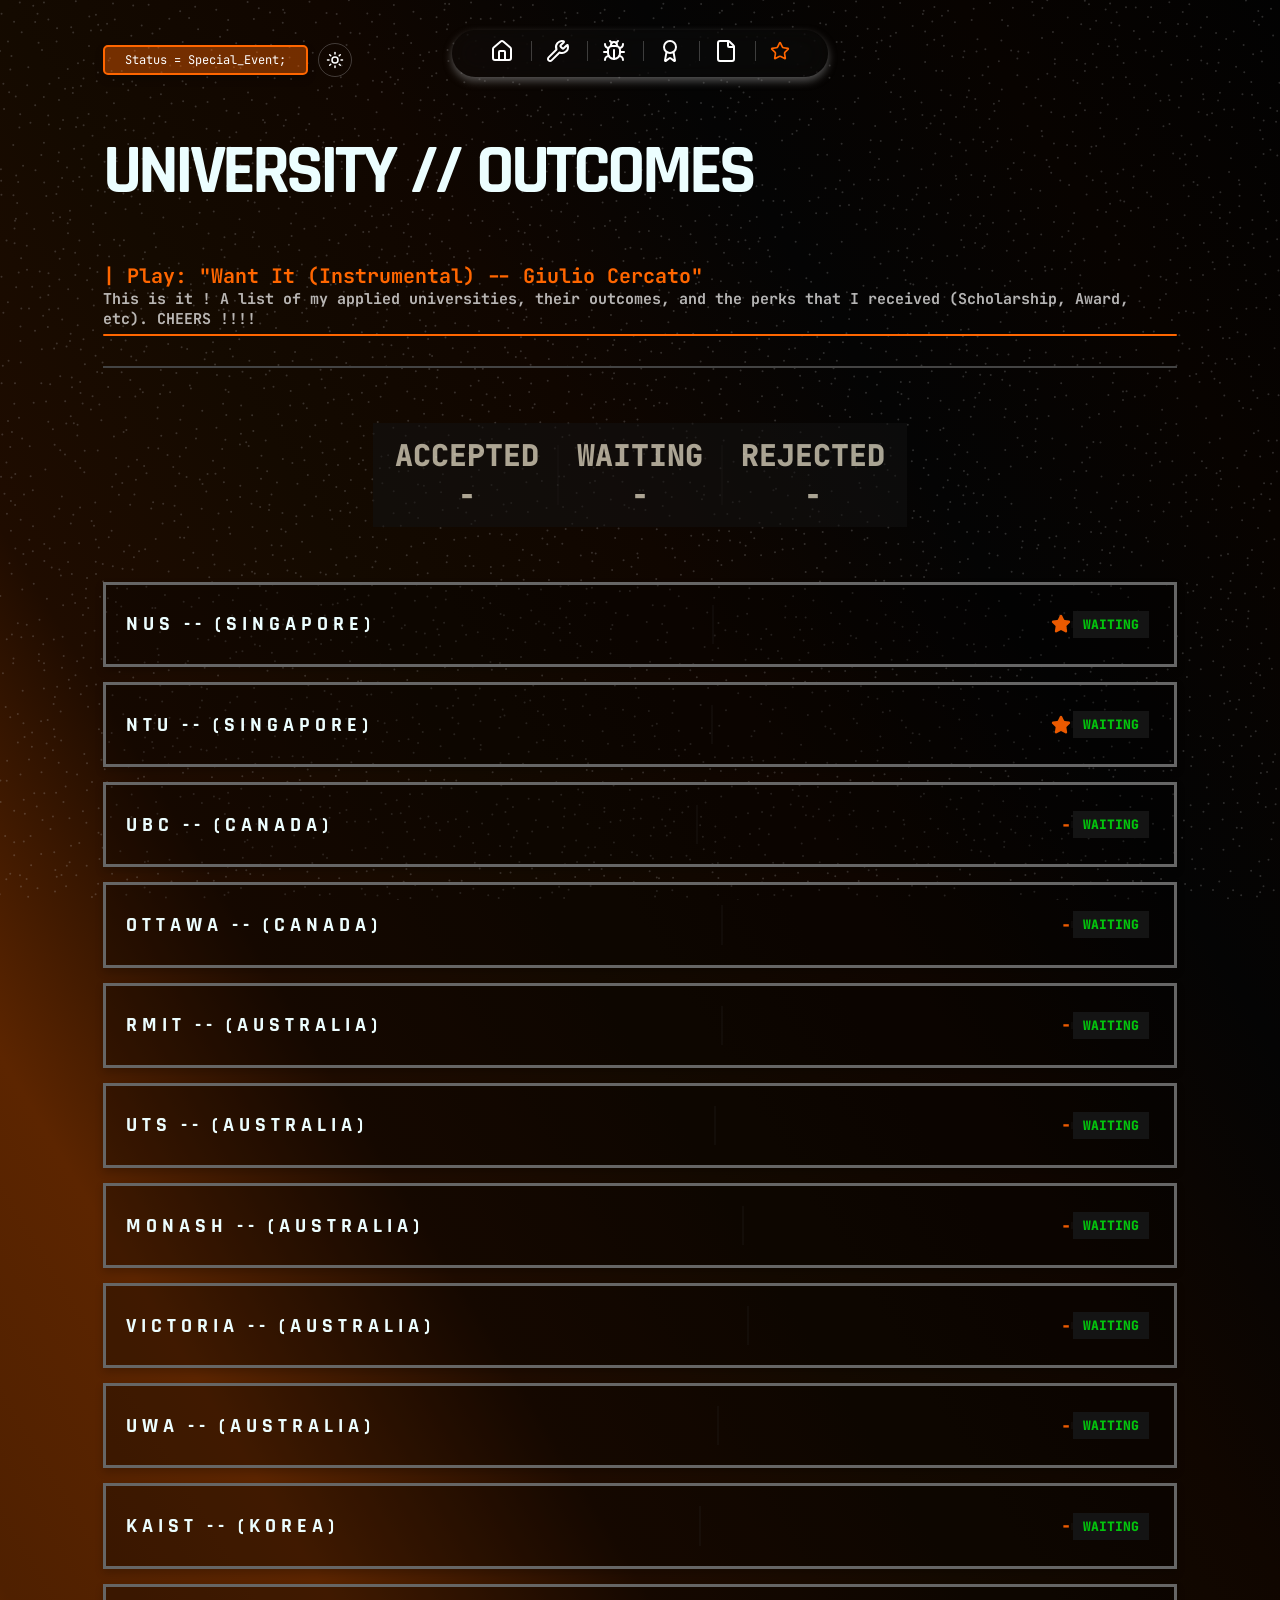
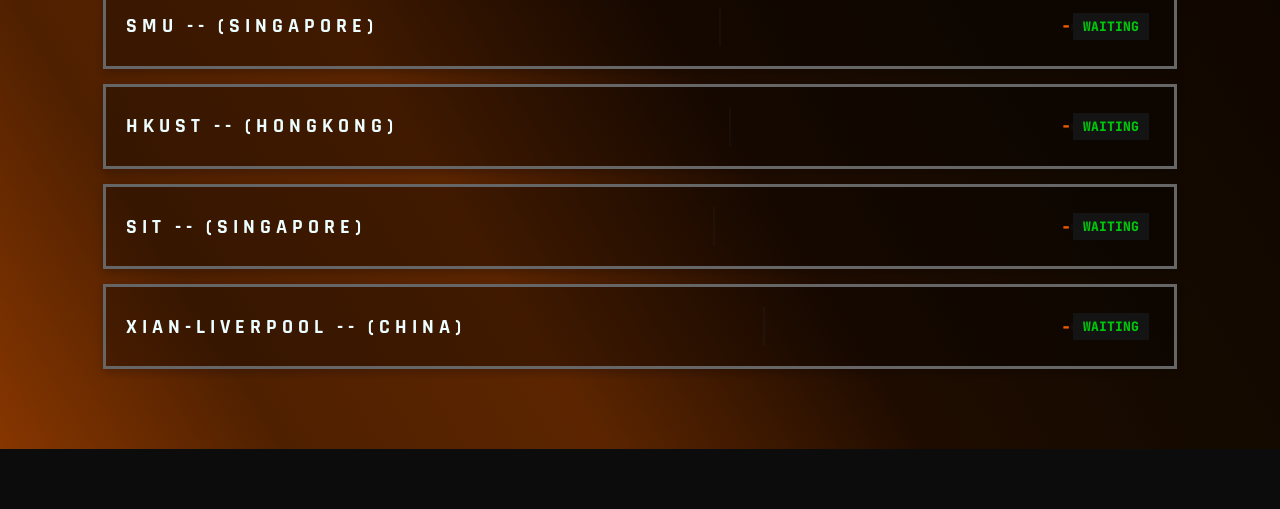
<file: university.html>
<!doctype html>
<html lang="en">
  <head>
    <meta charset="UTF-8" />
<meta name="viewport" content="width=device-width, initial-scale=1.0">
    <link rel="preconnect" href="https://fonts.googleapis.com">
<link rel="preconnect" href="https://fonts.gstatic.com" crossorigin>
<link href="https://fonts.googleapis.com/css2?family=PT+Sans:ital,wght@0,400;0,700;1,400;1,700&family=Rajdhani:wght@300;400;500;600;700&display=swap" rel="stylesheet">
    <link rel="preconnect" href="https://fonts.googleapis.com" />
    <link rel="preconnect" href="https://fonts.gstatic.com" crossorigin />
    <link
      href="https://fonts.googleapis.com/css2?family=Space+Grotesk:wght@300..700&display=swap"
      rel="stylesheet"
    />
    <link rel="preconnect" href="https://fonts.googleapis.com" />
    <link rel="preconnect" href="https://fonts.gstatic.com" crossorigin />
    <link
      href="https://fonts.googleapis.com/css2?family=Bebas+Neue&display=swap"
      rel="stylesheet"
    />
    <link rel="preconnect" href="https://fonts.googleapis.com" />
    <link rel="preconnect" href="https://fonts.gstatic.com" crossorigin />
    <link
      href="https://fonts.googleapis.com/css2?family=Inter:ital,opsz,wght@0,14..32,480;1,14..32,480&family=Metrophobic&family=Outfit:wght@900&display=swap"
      rel="stylesheet"
    />
    <link rel="preconnect" href="https://fonts.googleapis.com" />
    <link rel="preconnect" href="https://fonts.gstatic.com" crossorigin />
    <link
      href="https://fonts.googleapis.com/css2?family=JetBrains+Mono:ital,wght@0,100..800;1,100..800&display=swap"
      rel="stylesheet"
    />
    <link rel="stylesheet" href="proweb.css" />
    <title>Enzo - University</title>
  </head>
  <body>
    <div class="back">
    <nav>
      <div class="ccenter">
        <div class="top-nav">
          <div class="space-between">
            <a href="index.html" class="top-option" aria-label="Home">
              <svg
                xmlns="http://www.w3.org/2000/svg"
                width="24"
                height="24"
                viewBox="0 0 24 24"
                fill="none"
                stroke="currentColor"
                stroke-width="2"
                stroke-linecap="round"
                stroke-linejoin="round"
                class="lucide lucide-house-icon lucide-house"
              >
                <path d="M15 21v-8a1 1 0 0 0-1-1h-4a1 1 0 0 0-1 1v8" />
                <path
                  d="M3 10a2 2 0 0 1 .709-1.528l7-6a2 2 0 0 1 2.582 0l7 6A2 2 0 0 1 21 10v9a2 2 0 0 1-2 2H5a2 2 0 0 1-2-2z"
                />
              </svg>
            </a>
            <a href="engineering.html" class="top-option" aria-label="Engineering"
              ><svg
                xmlns="http://www.w3.org/2000/svg"
                width="24"
                height="24"
                viewBox="0 0 24 24"
                fill="none"
                stroke="currentColor"
                stroke-width="2"
                stroke-linecap="round"
                stroke-linejoin="round"
                class="lucide lucide-wrench-icon lucide-wrench"
              >
                <path
                  d="M14.7 6.3a1 1 0 0 0 0 1.4l1.6 1.6a1 1 0 0 0 1.4 0l3.106-3.105c.32-.322.863-.22.983.218a6 6 0 0 1-8.259 7.057l-7.91 7.91a1 1 0 0 1-2.999-3l7.91-7.91a6 6 0 0 1 7.057-8.259c.438.12.54.662.219.984z"
                /></svg
            ></a>
            <a href="coding.html" class="top-option" aria-label="Coding">
              <svg
                xmlns="http://www.w3.org/2000/svg"
                width="24"
                height="24"
                viewBox="0 0 24 24"
                fill="none"
                stroke="currentColor"
                stroke-width="2"
                stroke-linecap="round"
                stroke-linejoin="round"
                class="lucide lucide-bug-icon lucide-bug"
                >
                <path d="M12 20v-9" />
                <path
                  d="M14 7a4 4 0 0 1 4 4v3a6 6 0 0 1-12 0v-3a4 4 0 0 1 4-4z"
                />
                <path d="M14.12 3.88 16 2" />
                <path d="M21 21a4 4 0 0 0-3.81-4" />
                <path d="M21 5a4 4 0 0 1-3.55 3.97" />
                <path d="M22 13h-4" />
                <path d="M3 21a4 4 0 0 1 3.81-4" />
                <path d="M3 5a4 4 0 0 0 3.55 3.97" />
                <path d="M6 13H2" />
                <path d="m8 2 1.88 1.88" />
                <path d="M9 7.13V6a3 3 0 1 1 6 0v1.13" />
              </svg>
            </a>
            <a href="achievements.html" class="top-option" aria-label="Achievements"
              ><svg
                xmlns="http://www.w3.org/2000/svg"
                width="24"
                height="24"
                viewBox="0 0 24 24"
                fill="none"
                stroke="currentColor"
                stroke-width="2"
                stroke-linecap="round"
                stroke-linejoin="round"
                class="lucide lucide-award-icon lucide-award"
              >
                <path
                  d="m15.477 12.89 1.515 8.526a.5.5 0 0 1-.81.47l-3.58-2.687a1 1 0 0 0-1.197 0l-3.586 2.686a.5.5 0 0 1-.81-.469l1.514-8.526"
                />
                <circle cx="12" cy="8" r="6" /></svg
            ></a>
            <a href="experience.html" class="top-option" aria-label="Experience"
              ><svg
                xmlns="http://www.w3.org/2000/svg"
                width="24"
                height="24"
                viewBox="0 0 24 24"
                fill="none"
                stroke="currentColor"
                stroke-width="2"
                stroke-linecap="round"
                stroke-linejoin="round"
                class="lucide lucide-file-icon lucide-file"
              >
                <path
                  d="M6 22a2 2 0 0 1-2-2V4a2 2 0 0 1 2-2h8a2.4 2.4 0 0 1 1.704.706l3.588 3.588A2.4 2.4 0 0 1 20 8v12a2 2 0 0 1-2 2z"
                />
                <path d="M14 2v5a1 1 0 0 0 1 1h5" /></svg
            ></a>
            <a href="university.html" class="top-option" aria-label="University"><svg xmlns="http://www.w3.org/2000/svg" width="20" height="20" viewBox="0 0 24 24" fill="none" stroke="currentColor" stroke-width="2" stroke-linecap="round" stroke-linejoin="round" class="lucide lucide-star-icon lucide-star"><path d="M11.525 2.295a.53.53 0 0 1 .95 0l2.31 4.679a2.123 2.123 0 0 0 1.595 1.16l5.166.756a.53.53 0 0 1 .294.904l-3.736 3.638a2.123 2.123 0 0 0-.611 1.878l.882 5.14a.53.53 0 0 1-.771.56l-4.618-2.428a2.122 2.122 0 0 0-1.973 0L6.396 21.01a.53.53 0 0 1-.77-.56l.881-5.139a2.122 2.122 0 0 0-.611-1.879L2.16 9.795a.53.53 0 0 1 .294-.906l5.165-.755a2.122 2.122 0 0 0 1.597-1.16z"/></svg></a>
            
          </div>
        </div>
      </div>
    </nav>
    <div class="sidebar">
        <h4 id="side" class="side">PROJECT_ID</h4>
        <h6 id="side" class="side">
          <span class="undertaker">SECTOR_NAV_01</span>
        </h6>
        <a href="index.html" class="list">
          <svg
            xmlns="http://www.w3.org/2000/svg"
            width="15"
            height="15"
            viewBox="0 0 24 24"
            fill="none"
            stroke="currentColor"
            stroke-width="2"
            stroke-linecap="round"
            stroke-linejoin="round"
            class="lucide lucide-house-icon lucide-house"
          >
            <path d="M15 21v-8a1 1 0 0 0-1-1h-4a1 1 0 0 0-1 1v8" />
            <path
              d="M3 10a2 2 0 0 1 .709-1.528l7-6a2 2 0 0 1 2.582 0l7 6A2 2 0 0 1 21 10v9a2 2 0 0 1-2 2H5a2 2 0 0 1-2-2z"
            />
          </svg>
          HOME
        </a>
        <a href="engineering.html" class="list">
          <svg
            xmlns="http://www.w3.org/2000/svg"
            width="15"
            height="15"
            viewBox="0 0 24 24"
            fill="none"
            stroke="currentColor"
            stroke-width="1.75"
            stroke-linecap="round"
            stroke-linejoin="round"
            class="lucide lucide-wrench-icon lucide-wrench"
          >
            <path
              d="M14.7 6.3a1 1 0 0 0 0 1.4l1.6 1.6a1 1 0 0 0 1.4 0l3.106-3.105c.32-.322.863-.22.983.218a6 6 0 0 1-8.259 7.057l-7.91 7.91a1 1 0 0 1-2.999-3l7.91-7.91a6 6 0 0 1 7.057-8.259c.438.12.54.662.219.984z"
            />
          </svg>
          ENGINEERING
        </li>
        <a href="coding.html" class="list">
          <svg
            xmlns="http://www.w3.org/2000/svg"
            width="15"
            height="15"
            viewBox="0 0 24 24"
            fill="none"
            stroke="currentColor"
            stroke-width="1.75"
            stroke-linecap="round"
            stroke-linejoin="round"
            class="lucide lucide-bug-icon lucide-bug"
          >
            <path d="M12 20v-9" />
            <path d="M14 7a4 4 0 0 1 4 4v3a6 6 0 0 1-12 0v-3a4 4 0 0 1 4-4z" />
            <path d="M14.12 3.88 16 2" />
            <path d="M21 21a4 4 0 0 0-3.81-4" />
            <path d="M21 5a4 4 0 0 1-3.55 3.97" />
            <path d="M22 13h-4" />
            <path d="M3 21a4 4 0 0 1 3.81-4" />
            <path d="M3 5a4 4 0 0 0 3.55 3.97" />
            <path d="M6 13H2" />
            <path d="m8 2 1.88 1.88" />
            <path d="M9 7.13V6a3 3 0 1 1 6 0v1.13" />
          </svg>
          CODING
        </a>
        <a href="achievements.html" class="list">
          <svg
            xmlns="http://www.w3.org/2000/svg"
            width="15"
            height="15"
            viewBox="0 0 24 24"
            fill="none"
            stroke="currentColor"
            stroke-width="1.75"
            stroke-linecap="round"
            stroke-linejoin="round"
            class="lucide lucide-award-icon lucide-award"
          >
            <path
              d="m15.477 12.89 1.515 8.526a.5.5 0 0 1-.81.47l-3.58-2.687a1 1 0 0 0-1.197 0l-3.586 2.686a.5.5 0 0 1-.81-.469l1.514-8.526"
            />
            <circle cx="12" cy="8" r="6" />
          </svg>
          AWARDS
        </a>
        <a href="experience.html" class="list">
          <svg
            xmlns="http://www.w3.org/2000/svg"
            width="15"
            height="15"
            viewBox="0 0 24 24"
            fill="none"
            stroke="currentColor"
            stroke-width="1.75"
            stroke-linecap="round"
            stroke-linejoin="round"
            class="lucide lucide-book-user-icon lucide-book-user"
          >
            <path d="M15 13a3 3 0 1 0-6 0" />
            <path
              d="M4 19.5v-15A2.5 2.5 0 0 1 6.5 2H19a1 1 0 0 1 1 1v18a1 1 0 0 1-1 1H6.5a1 1 0 0 1 0-5H20"
            />
            <circle cx="12" cy="8" r="2" />
          </svg>
          EXPERIENCE
        </a>
        <a href="university.html" class="list"><svg xmlns="http://www.w3.org/2000/svg" width="20" height="20" viewBox="0 0 24 24" fill="none" stroke="currentColor" stroke-width="2" stroke-linecap="round" stroke-linejoin="round" class="lucide lucide-star-icon lucide-star"><path d="M11.525 2.295a.53.53 0 0 1 .95 0l2.31 4.679a2.123 2.123 0 0 0 1.595 1.16l5.166.756a.53.53 0 0 1 .294.904l-3.736 3.638a2.123 2.123 0 0 0-.611 1.878l.882 5.14a.53.53 0 0 1-.771.56l-4.618-2.428a2.122 2.122 0 0 0-1.973 0L6.396 21.01a.53.53 0 0 1-.77-.56l.881-5.139a2.122 2.122 0 0 0-.611-1.879L2.16 9.795a.53.53 0 0 1 .294-.906l5.165-.755a2.122 2.122 0 0 0 1.597-1.16z"/></svg> UNIVERSITY</a>
    
      <div class="double-column-auto"></div>
      <div class="STATS">
        <span class="side" id="side">JOURNEY</span>
        <div class="cage"><div class="statistics"></div></div>
      </div>
    </div>
    <div class="end">
    <div class="LIVE-BAR">
        <div class="text">
            <h4 id="side" class="LIVE"><div class="pulser"></div> LIVE_BAR</h4>
            <h6 id="side" class="side"><span class="undertaker">SYSTEMS: ONLINE</span></h6>
            <span class="live"> STATUS: AVAILABLE</span>
            <span class="live"> LOCATION: IND.</span>
            <span class="live"> CURRENT: FULLSTACK.</span>
            <span class="live"> IELTS: 8.0.</span>
            <span class="live"> TARGET: USA.</span>
            <div class="skills">
                <h2><span class="undertaker">SKILLS_</span></h2>
                <span class="skill">HTML</span>
                <span class="skill">CSS</span>
                <span class="skill">JS</span>
                <span class="skill">PYTHON</span>
                <span class="skill">LEADERSHIP</span>
                <span class="skill">RESILLIENCE</span>
                <span class="skill">ADAPTABILITY</span>
                <span class="skill">COMMUNICATION</span>
                <span class="skill">COLLABORATION</span>
            </div>

        </div>
    </div>
</div>
    <div class="contain">
      <div class="main-head">
        <div class="row status-row"><div class="status-card">Status = Special_Event;</div><button class="theme-toggle" id="theme-toggle" type="button" aria-label="Switch to light theme" title="Switch theme"><svg class="theme-icon theme-icon-sun" xmlns="http://www.w3.org/2000/svg" width="18" height="18" viewBox="0 0 24 24" fill="none" stroke="currentColor" stroke-width="2" stroke-linecap="round" stroke-linejoin="round" aria-hidden="true"><circle cx="12" cy="12" r="4"/><path d="M12 2v2"/><path d="M12 20v2"/><path d="m4.93 4.93 1.41 1.41"/><path d="m17.66 17.66 1.41 1.41"/><path d="M2 12h2"/><path d="M20 12h2"/><path d="m6.34 17.66-1.41 1.41"/><path d="m19.07 4.93-1.41 1.41"/></svg><svg class="theme-icon theme-icon-moon" xmlns="http://www.w3.org/2000/svg" width="18" height="18" viewBox="0 0 24 24" fill="none" stroke="currentColor" stroke-width="2" stroke-linecap="round" stroke-linejoin="round" aria-hidden="true"><path d="M12 3a6 6 0 0 0 9 9 9 9 0 1 1-9-9Z"/></svg></button></div>
        <h1>UNIVERSITY // OUTCOMES</h1>
        <div class="word-glow"><span class="occupation">| Play: "Want It (Instrumental) -- Giulio Cercato"</span></div><br/>
        <span class="subheading"
          >This is it ! A list of my applied universities, their outcomes, and the perks that I received (Scholarship, Award, etc). CHEERS !!!!</span
        >
        <div class="under-text"></div>
      </div>
    </div>
    <div class="contain">
      <div class="Long-bottom"></div>
  <div class="Center">
    <div class="results">
      <div class="triple-column-result">
        <div class="results-tag">ACCEPTED<br>-</div>
      <div class="line"></div>
        <div class="results-tag">WAITING<br>-</div>
      <div class="line"></div>
        <div class="results-tag">REJECTED<br>-</div>
      </div>
    </div>
  </div>
      <div class="Uni-card" id="ST">
    <div class="between-spaced">
      <div class="left">
        <h2 class="job"> NUS     --  (SINGAPORE)</h2>
      </div>
      <div class="line"></div>
          <div class="right">
          <div class="between-spaced">
            <div class="left"><div class="left"><svg xmlns="http://www.w3.org/2000/svg" width="20" height="20" viewBox="0 0 24 24" fill="currentColor" stroke="currentColor" stroke-width="2" stroke-linecap="round" stroke-linejoin="round" class="lucide lucide-star-icon lucide-star"><path d="M11.525 2.295a.53.53 0 0 1 .95 0l2.31 4.679a2.123 2.123 0 0 0 1.595 1.16l5.166.756a.53.53 0 0 1 .294.904l-3.736 3.638a2.123 2.123 0 0 0-.611 1.878l.882 5.14a.53.53 0 0 1-.771.56l-4.618-2.428a2.122 2.122 0 0 0-1.973 0L6.396 21.01a.53.53 0 0 1-.77-.56l.881-5.139a2.122 2.122 0 0 0-.611-1.879L2.16 9.795a.53.53 0 0 1 .294-.906l5.165-.755a2.122 2.122 0 0 0 1.597-1.16z"/></svg></div></div><div class="line"></div><div class="right"><div class="online-stats">WAITING</div></div>
          </div>
        </div>
        </div>
      </div>
      <div class="Uni-card" id="ST">
    <div class="between-spaced">
      <div class="left">
        <h2 class="job">NTU  --  (SINGAPORE)</h2>
      </div>
        <div class="line"></div>
          <div class="right">
          <div class="between-spaced">
            <div class="left"><div class="left"><svg xmlns="http://www.w3.org/2000/svg" width="20" height="20" viewBox="0 0 24 24" fill="currentColor" stroke="currentColor" stroke-width="2" stroke-linecap="round" stroke-linejoin="round" class="lucide lucide-star-icon lucide-star"><path d="M11.525 2.295a.53.53 0 0 1 .95 0l2.31 4.679a2.123 2.123 0 0 0 1.595 1.16l5.166.756a.53.53 0 0 1 .294.904l-3.736 3.638a2.123 2.123 0 0 0-.611 1.878l.882 5.14a.53.53 0 0 1-.771.56l-4.618-2.428a2.122 2.122 0 0 0-1.973 0L6.396 21.01a.53.53 0 0 1-.77-.56l.881-5.139a2.122 2.122 0 0 0-.611-1.879L2.16 9.795a.53.53 0 0 1 .294-.906l5.165-.755a2.122 2.122 0 0 0 1.597-1.16z"/></svg></div></div><div class="line"></div><div class="right"><div class="online-stats">WAITING</div></div>
          </div>
        </div>
        </div>
      </div>
      <div class="Uni-card" id="ST">
    <div class="between-spaced">
      <div class="left">
        <h2 class="job">UBC  --  (CANADA)</h2>
      </div>
        <div class="line"></div>
          <div class="right">
          <div class="between-spaced">
            <div class="left">-</div><div class="line"></div><div class="right"><div class="online-stats">WAITING</div></div>
          </div>
        </div>
        </div>
      </div>
      <div class="Uni-card" id="ST">
    <div class="between-spaced">
      <div class="left">
        <h2 class="job">OTTAWA -- (CANADA)</h2>
      </div>
        <div class="line"></div>
          <div class="right">
          <div class="between-spaced">
            <div class="left">-</div><div class="line"></div><div class="right"><div class="online-stats">WAITING</div></div>
          </div>
        </div>
        </div>
      </div>
      <div class="Uni-card" id="ST">
    <div class="between-spaced">
      <div class="left">
         <h2 class="job">RMIT  -- (AUSTRALIA)</h2>
      </div>
      <div class="line"></div>
          <div class="right">
          <div class="between-spaced">
            <div class="left">-</div><div class="line"></div><div class="right"><div class="online-stats">WAITING</div></div>
          </div>
        </div>
        </div>
      </div>
      <div class="Uni-card" id="ST">
    <div class="between-spaced">
      <div class="left">
        <h2 class="job">UTS    --  (AUSTRALIA)</h2>
      </div>
      <div class="line"></div>
          <div class="right">
          <div class="between-spaced">
            <div class="left"><div class="left">-</div></div><div class="line"></div><div class="right"><div class="online-stats">WAITING</div></div>
          </div>
        </div>
        </div>
      </div>
      <div class="Uni-card" id="ST">
    <div class="between-spaced">
      <div class="left">
        <h2 class="job">MONASH  --  (AUSTRALIA)</h2>
      </div>
        <div class="line"></div>
          <div class="right">
          <div class="between-spaced">
            <div class="left"><div class="left">-</div></div><div class="line"></div><div class="right"><div class="online-stats">WAITING</div></div>
          </div>
        </div>
        </div>
      </div>
      <div class="Uni-card" id="ST">
    <div class="between-spaced">
      <div class="left">
        <h2 class="job">VICTORIA  --  (AUSTRALIA)</h2>
      </div>
        <div class="line"></div>
          <div class="right">
          <div class="between-spaced">
            <div class="left">-</div><div class="line"></div><div class="right"><div class="online-stats">WAITING</div></div>
          </div>
        </div>
        </div>
      </div>
      <div class="Uni-card" id="ST">
    <div class="between-spaced">
      <div class="left">
        <h2 class="job">UWA -- (AUSTRALIA)</h2>
      </div>
        <div class="line"></div>
          <div class="right">
          <div class="between-spaced">
            <div class="left">-</div><div class="line"></div><div class="right"><div class="online-stats">WAITING</div></div>
          </div>
        </div>
        </div>
      </div>
      <div class="Uni-card" id="ST">
    <div class="between-spaced">
      <div class="left">
         <h2 class="job">KAIST  --  (KOREA)</h2>
      </div>
      <div class="line"></div>
          <div class="right">
          <div class="between-spaced">
            <div class="left">-</div><div class="line"></div><div class="right"><div class="online-stats">WAITING</div></div>
          </div>
        </div>
        </div>
      </div>
      <div class="Uni-card" id="ST">
    <div class="between-spaced">
      <div class="left">
        <h2 class="job">SMU     --  (SINGAPORE)</h2>
      </div>
      <div class="line"></div>
          <div class="right">
          <div class="between-spaced">
            <div class="left">-</div><div class="line"></div><div class="right"><div class="online-stats">WAITING</div></div>
          </div>
        </div>
        </div>
      </div>
      <div class="Uni-card" id="ST">
    <div class="between-spaced">
      <div class="left">
        <h2 class="job">HKUST  --  (HONGKONG)</h2>
      </div>
        <div class="line"></div>
          <div class="right">
          <div class="between-spaced">
            <div class="left">-</div><div class="line"></div><div class="right"><div class="online-stats">WAITING</div></div>
          </div>
        </div>
        </div>
      </div>
      <div class="Uni-card" id="ST">
    <div class="between-spaced">
      <div class="left">
        <h2 class="job">SIT  --  (SINGAPORE)</h2>
      </div>
        <div class="line"></div>
          <div class="right">
          <div class="between-spaced">
            <div class="left">-</div><div class="line"></div><div class="right"><div class="online-stats">WAITING</div></div>
          </div>
        </div>
        </div>
      </div>
      <div class="Uni-card" id="ST">
    <div class="between-spaced">
      <div class="left">
        <h2 class="job">XIAN-LIVERPOOL  --  (CHINA)</h2>
      </div>
        <div class="line"></div>
          <div class="right">
          <div class="between-spaced">
            <div class="left">-</div><div class="line"></div><div class="right"><div class="online-stats">WAITING</div></div>
          </div>
        </div>
        </div>
      </div>
    </div>
    <div class="Bottom-nav"></div>
    </div>
  </body>
  <script src="script.js"></script>
</html>
</file>
<file: proweb.css>
:root {
  --background-color: #101010ca;
  --header: #ecfeff;
  --cards: #0000004d;
  --li-marker: #d3d3d3;
  --name: #000000c5;
  --cards-above: #34343450;
  --cards-above-tools: #3d3d3d4e;
  --outline: rgba(186, 186, 186, 0.3);
  --text: #ffffff;
  --on-surface: rgba(255, 255, 255, 0.7);
  --grid: rgba(39, 39, 39, 0.1);
  --top-nav-dim: #1616163e;
  --top-nav-tooltip-background: rgba(12, 12, 12, 0.92);
  --top-nav-tooltip-text: #ffffff;
  --highlight: #ff6600;
  --highlight-dim: rgba(255, 102, 0, 0.416);
  --image-container-hover: rgba(105, 105, 105, 0.347);
  --shadow: #9c9c9c;
  --achievement: #434343;
  --project-card: rgba(82, 82, 82, 0.811);
  --sidebar: #090d178e;
  --sidebar-width: 180px;
  --content-max: 1200px;
  --content-half: calc(var(--content-max) / 2);
  --work-content: rgb(250, 250, 250);
  --achieve-content: #a6a6a6;
  --cert: rgb(255, 123, 0);
  --below: rgb(12, 12, 12);
  --achieve: rgb(8, 8, 8);
  --gradient: hsl(0, 0%, 3%);
  --used: hsl(23, 100%, 46%);
  --HOVERED: hsl(23, 100%, 61%);
  --accent: hsl(123, 97%, 39%);
  --cards-above-dark: hsla(0, 0%, 0%, 0.751);
  --list-hover: hsla(0, 0%, 6%, 0.751);
  --stanford: #8c1515;
  --page-pattern: rgba(209, 209, 209, 0.207);
  --page-pattern-empty: rgba(23, 23, 23, 0);
  --page-gradient: linear-gradient(
    to right top,
    rgb(142, 57, 0),
    rgb(79, 32, 0),
    rgb(92, 37, 0),
    rgb(31, 12, 0),
    rgb(20, 10, 0),
    rgb(16, 6, 0),
    rgb(4, 4, 4),
    rgb(8, 3, 0),
    rgb(2, 2, 2)
  );
  --count: hsl(43, 100%, 90%);
  --box-code-shadow: rgba(225, 225, 225, 0.3) 0px 4px 8px;
  --code-background: hsl(0, 0%, 8%);
  --border-bot: hsla(0, 0%, 19%, 0.684);
  --top-nav-icon: rgba(59, 59, 59, 0.82);
  --word-glow-color: hsl(23, 100%, 46%);
  --shifter: hsl(0, 0%, 5%);
  --results-background: hsla(0, 0%, 8%, 0.796);
  --results-tag: hsl(46, 48%, 88%);
}

html[data-theme="light"] {
  --background-color: #f1e7d6;
  --header: #202329;
  --cards: rgba(247, 240, 224, 0.42);
  --li-marker: #0a0a0a;
  --name: rgba(63, 63, 63, 0.9);
  --cards-above: #beb9aea0;
  --cards-above-tools: #d9d1c59f;
  --outline: rgba(31, 35, 41, 0.2);
  --text: #202329;
  --on-surface: rgba(32, 35, 41, 0.7);
  --grid: rgba(31, 35, 41, 0.08);
  --top-nav-dim: rgba(255, 247, 225, 0.82);
  --top-nav-tooltip-background: rgba(255, 247, 225, 0.98);
  --top-nav-tooltip-text: #202329;
  --highlight: #d95700;
  --highlight-dim: rgba(217, 87, 0, 0.25);
  --shadow: #a9a095;
  --achievement: #44423d;
  --project-card: rgba(255, 255, 255, 0.9);
  --sidebar: rgba(213, 213, 213, 0.78);
  --work-content: #0A0A0A;
  --achieve-content: #54514d;
  --below: #e9e3d9;
  --achieve: #eeebdd;
  --gradient: #fffdf8;
  --used: hsl(23, 100%, 40%);
  --HOVERED: hsl(23, 100%, 48%);
  --accent: hsl(102, 100%, 29%);
  --cards-above-dark: rgba(224, 217, 207, 0.9);
  --list-hover: rgba(217, 209, 197, 0.9);
  --page-pattern: rgba(108, 101, 101, 0.447);
  --page-pattern-empty: rgba(28, 28, 28, 0);
  --page-gradient: linear-gradient(120deg, #f4f0e8, #fffdf8 55%, #f7d7bd);
  --count: hsl(0, 0%, 22%);
  --box-code-shadow: rgba(225, 225, 225, 0.3) 0px 4px 8px;
  --code-background: hsl(32, 16%, 84%);
  --border-bot: hsl(0, 1%, 79%);
  --top-nav-icon: rgba(188, 178, 162, 0.82);
  --word-glow-color: hsl(23, 100%, 40%);
  --shifter: hsl(32, 76%, 92%);
  --results-background: hsla(41, 46%, 86%, 0.796);
  --results-tag: hsl(60, 1%, 14%);
}
@import url("https://fonts.googleapis.com/css2?family=Boldonse&display=swap");
*::before,
*::after {
  box-sizing: border-box;
}
@import url('https://fonts.googleapis.com/css2?family=PT+Sans:ital,wght@0,400;0,700;1,400;1,700&family=Rajdhani:wght@300;400;500;600;700&display=swap');
@font-face {
  font-family: "BaseNeue-Black";
  src: url("https://static.wfonts.com/data/2024/01/08/base-neue/BaseNeue-Black.ttf")
    format("ttf");
  font-display: swap;
}
@import url('https://fonts.googleapis.com/css2?family=Inter+Tight:ital,wght@0,100..900;1,100..900&display=swap');
#preview-render {
  font-family:
    "Inter Tight",
    system-ui,
    -apple-system,
    BlinkMacSystemFont,
    "Inter Tight",
    sans-serif;
  font-size: 32px;
  color: #373c44;
}

html {
  max-width: 100%;
  overflow-x: hidden;
  scroll-behavior: smooth;
  cursor: crosshair;
  background-color: black;
}
body {
  isolation: isolate;
  background-image: var(--page-gradient);
  background-size: cover;
  background-repeat: no-repeat;
  min-height: 100vh;
  animation: backgroundAnimation 180s linear infinite;
  background-color: var(--background-color);
  color: var(--text);
  font-family: "Jetbrains Mono", monospace;
  font-weight: bold;
  margin: 0;
  padding: 0;
  width: 100%;
  overflow-x: hidden;
  overflow-y: hidden;
  display: block;
}
.background-dots {
  position: fixed;
  inset: 0;
  z-index: -1;
  width: 100%;
  height: 100%;
  pointer-events: none;
}
@media(max-width < 900px){
  body{
    animation: none;
  }
}
@keyframes backgroundAnimation {
  0% {
    background-position: 0 0;
  }
  50% {
    background-position: 100% 100%;
  }
  100% {
    background-position: 200% 200%;
  }
}
@keyframes colorshifter {
  0% {
    filter: hue-rotate(0deg);
  }
  100% {
    filter: hue-rotate(360deg);
  }
}
.html {
  scroll-behavior: smooth;
}

.top-nav {
  position: fixed;
  background-color: var(--top-nav-dim);
  -webkit-backdrop-filter: blur(12px);
  backdrop-filter: blur(12px);
  width: fit-content;
  height: fit-content;
  max-width: 500px;
  display: flex;
  align-items: center;
  top: 30px;
  bottom: auto;
  left: 50%;
  transform: translateX(-50%);
  padding: 10px 30px;
  padding-top: 5px;
  border: 2px solid transparent;
  border-radius: 50px;
  z-index: 100000;
  flex-shrink: 1;
  flex-wrap: 1;
  font-size: 15px;
  box-shadow: rgba(137, 137, 137, 0.6) 0px 4px 8px;
  display: none;
}
.top-option {
  position: relative;
  display: inline-flex;
  align-items: center;
  justify-content: center;
  border: 2px solid transparent;
  border-radius: 50px;
  padding: 0 4px;
}
@media(max-width: 768px){
    .top-option {
    padding-right: 15px;
  }
}

.top-option + .top-option::before {
  content: "";
  display: block;
  position: absolute;
  left: -11px;
  top: 50%;
  width: 1px;
  height: 20px;
  background-color: var(--outline);
  transform: translateY(-50%);
  pointer-events: none;
}
.top-option::after {
  content: attr(aria-label);
  position: absolute;
  left: 50%;
  bottom: calc(100% + 10px);
  transform: translateX(-50%) translateY(8px);
  opacity: 0;
  visibility: hidden;
  padding: 6px 10px;
  border-radius: 999px;
  background: var(--top-nav-tooltip-background);
  color: var(--top-nav-tooltip-text);
  font-size: 9px;
  font-weight: 700;
  letter-spacing: 0.12em;
  line-height: 1;
  text-transform: uppercase;
  white-space: nowrap;
  pointer-events: none;
  box-shadow: 0 10px 18px rgba(0, 0, 0, 0.22);
  z-index: 20;
  transition: opacity 0.18s ease, transform 0.18s ease, visibility 0.18s ease;
}
.top-option:hover,
.top-option:focus-visible,
.top-option:active {
  background-color: transparent;
  box-shadow: none;
  color: var(--highlight);
}
.top-option:hover::after,
.top-option:focus-visible::after,
.top-option:active::after {
  opacity: 1;
  visibility: visible;
  transform: translateX(-50%) translateY(0);
}
.theme-toggle {
  width: 34px;
  height: 34px;
  display: grid;
  place-items: center;
  flex: 0 0 34px;
  padding: 0;
  border: 1px solid var(--outline);
  border-radius: 50%;
  background: transparent;
  color: var(--text);
  cursor: pointer;
}
.theme-toggle:hover,
.theme-toggle:focus-visible {
  color: var(--highlight);
  border-color: var(--highlight);
  outline: none;
}
.theme-toggle .theme-icon {
  display: none;
}
html[data-theme="dark"] .theme-toggle .theme-icon-sun,
html:not([data-theme]) .theme-toggle .theme-icon-sun,
html[data-theme="light"] .theme-toggle .theme-icon-moon {
  display: block;
}
.space-between {
  display: flex;
  align-items: center;
  justify-content: space-between;
  gap: 20px;
}
@media (max-width: 768px) {
  .space-between {
    gap: 5px;
  }
  .work-card {
    border-radius: 15px;
  }
  .achieve-card {
    border-radius: 15px;
  }
}
.contain {
  width: 100%;
  max-width: 1150px; /* keep content centered and constrained */
  height: auto;
  padding: 10px clamp(16px, 3vw, 40px);
  margin: 0 auto; /* center with equal left/right margins */
  box-sizing: border-box;
  overflow: hidden;
  display: flex;
  flex-direction: column;
  flex-wrap: wrap;
  right: 0;
}

@media (max-width: 768px) {
  .contain {
    width: 100%; /* stretch full width for symmetric padding */
    max-width: 100%; /* no max constraint on mobile */
    height: auto;
    flex-direction: column;
    flex-wrap: wrap;
    overflow-wrap: break-word;
    margin-right: 0;
    margin-left: 0;
    padding: 10px clamp(16px, 3vw, 40px); /* apply symmetric padding */
  }
}
.column {
  display: flex;
  flex-direction: column;
  align-items: center;
  justify-content: center;
  font-size: 13px;
}
.double-column {
  display: grid;
  grid-template-columns: repeat(2, 1fr);
  gap: 20px;
}
.double-rows {
  display: grid;
  grid-auto-flow: row;
  grid-auto-rows: repeat(minmax(200px, 1fr));
  gap: 20px;
}
.rows {
  display: grid;
  grid-auto-flow: row;
  grid-auto-rows: repeat(minmax(200px, 1fr));
}
.one-line {
  display: flex;
  align-items: center;
  justify-content: space-between;
  top: 5px;
}
.row {
  display: flex;
  align-items: center;
  flex-wrap: wrap;
  gap: 10px;
}
.homepage-status-row {
  flex-direction: column;
  align-items: flex-start;
}
@media (max-width: 800px) {
  .homepage-status-row {
    flex-direction: row;
    flex-wrap: nowrap;
  }
  .homepage-status-row .lined {
    flex-wrap: wrap;
  }
}
@media (max-width: 768px) {
  .one-line {
    flex-direction: column;
    align-items: center;
    justify-content: center;
    gap: 5px;
  }
}
.triple-column {
  display: grid;
  grid-template-columns: repeat(3, 1fr);
  gap: 20px;
  margin-bottom: 15px;
  align-items: start;
}
.triple-column-count {
  display: grid;
  grid-auto-flow: column;
  grid-auto-columns: repeat(minmax(200px, 1fr));
  gap: 5px;
  margin: auto;
  place-content: center;
}
.triple-column-result {
  display: grid;
  grid-auto-flow: column;
  grid-auto-columns: repeat(minmax(200px, 1fr));
  gap: 18px;
  margin: auto;
}
.triple-column-flex {
  display: flex;
  flex-direction: row;
  flex-wrap: wrap;
  gap: 10px;
}
@media (max-width: 768px) {
  .triple-rows {
    row-gap: -5px;
  }
}
@media (max-width: 370px) {
  .triple-column-count {
    gap: 2px;
    display: flex;
    flex-direction: column;
  }
}
.triple-rows {
  display: grid;
  grid-auto-flow: row;
  grid-auto-rows: repeat(200px, 1fr);
  gap: -10px;
}
.double-column-auto {
  display: grid;
  grid-auto-flow: column;
  grid-auto-columns: repeat(auto-fill, minmax(150px, 1fr));
  margin-bottom: 5px;
  margin-left: 0;
  margin-right: 0;
  gap: 10px;
}
.double-column-auto:has(> .stack) {
  align-items: center;
}
@media (max-width: 768px) {
  .double-column-auto {
    grid-auto-flow: row;
    margin-left: 0;
    margin-right: 0;
  }
}
@media (max-width: 1100px) {
  .triple-column {
    grid-template-columns: repeat(2, minmax(0, 1fr));
  }
}
@media (max-width: 768px) {
  .triple-column {
    grid-template-columns: 1fr;
  }
}
.five-column {
  display: grid;
  grid-template-columns: repeat(4, 1fr);
  align-items: center;
  justify-content: center;
}
.five-column-image {
  display: grid;
  grid-template-columns: repeat(5, 1fr);
  align-items: center;
  justify-content: center;
  display: flex;
  align-items: center;
  justify-content: center;
  flex-wrap: wrap;
  gap: 10px;
  padding: 5px;
}
.six-column-image {
  display: flex;
  align-items: center;
  justify-content: center;
  gap: 20px;
  margin-top: 40px;
  flex-wrap: wrap;
  margin-bottom: 30px;
}
h1.main-head,
h1 {
  display: block;
  grid-auto-columns: 1fr 1fr;
  width: 100%;
  grid-column: 1 / -1;
  margin-right: 0;
  display: flex;
  flex-wrap: wrap;
}
@media (max-width: 768px) {
  .double-column {
    grid-template-columns: 1fr;
  }
  .six-column-image {
    gap: 15px;
  }
  .five-column-image {
    grid-template-columns: repeat(4, 1fr);
    gap: 5px;
    padding: 5px;
  }
  .contain {
    padding: 0 20px;
  }
}
@media (max-width: 1400px) {
  h1.main-head {
    display: flex;
    flex-wrap: wrap;
  }
  .main-head {
    display: flex;
    flex-wrap: wrap;
  }
  .subheading {
    display: flex;
    flex-wrap: wrap;
    flex-direction: column;
  }
}
.results {
  display: flex;
  width: fit-content;
  align-items: center;
  justify-content: center;
  flex-direction: column;
  gap: 10px;
  box-sizing: border-box;
  padding: 10px 20px;
  border-color: transparent;
  border-width: 2px;
  border-style: solid;
  background-color: var(--results-background);
  margin-bottom: 20px;
  margin-top: 20px;
  flex-wrap: wrap;
  margin-left: auto !important;
  margin-right: auto !important;
  animation: glow 2s infinite;
  flex-shrink: 2;
  margin-left: 10px;
  margin-right: 10px;
}
.results-tag {
  color: var(--results-tag);
  font-size: 30px;
  font-family: "Jetbrains Mono", monospace;
  font-weight: 900;
  display: flex;
  justify-content: center;
  align-items: center !important;
  gap: 10px;
  flex-wrap: wrap;
  text-align: center !important;
}
@media (max-width: 768px) {
  .results-tag {
    font-size: 20px;
  }
  .results {
    width: 100%;
    padding: 10px 10px;
    margin-left: auto !important;
    margin-right: auto !important;
  }
}
@media (max-width: 450px) {
  .results-tag {
    font-size: 15px;
  }
  .results {
    display: flex;
    flex-direction: column;
  }
}
.Long-bottom {
  border-bottom: 2px solid var(--achievement);
  width: 100%;
  right: 0;
  left: 0;
  height: auto;
  margin-top: 10px;
  margin-bottom: 15px;
}
.card {
  background-color: var(--cards);
  border-radius: 20px;
  box-shadow: 0 4px 8px rgba(0, 0, 0, 0.2);
  margin-top: 10px;
  border-left: 4px solid var(--highlight);
  background-size: contain;
  width: 100%;
  max-width: 100%;
  height: auto;
  margin-right: 10px;
}
.tools-card {
  background-color: var(--cards);
  border-radius: 10px;
  box-shadow: 0 4px 8px rgba(0, 0, 0, 0.2);
  margin-top: 30px;
  border: 3px solid var(--cards-above-tools);
  max-height: 400px;
  overflow-y: auto;
  overflow-x: auto;
  display: flex;
  flex-direction: column;
  flex-wrap: wrap;
  justify-content: space-evenly;
}
.highest-card {
  background-color: var(--cards);
  border-radius: 10px;
  box-shadow: 0 4px 8px rgba(0, 0, 0, 0.2);
  margin-top: 30px;
  border: 3px solid var(--cards-above-tools);
  height: auto;
  overflow-y: auto;
  overflow-x: auto;
  display: flex;
  flex-direction: column;
  align-items: center;
  justify-content: center;
}
.Project-card-n {
  box-shadow: 0 4px 8px rgba(0, 0, 0, 1);
  margin-top: 20px;
  width: 100%;
  max-width: 100%;
  height: auto;
  overflow-y: hidden;
  overflow-x: hidden;
  display: flex;
  flex-direction: column;
  border: 1px solid var(--achievement);
  max-height: 500px;
  border-radius: 10px;
  position: relative;
  background-color: var(--gradient);
}
.Project-card {
  box-shadow: 0 4px 8px rgba(0, 0, 0, 1);
  margin-top: 15px;
  width: 100%;
  max-width: 100%;
  height: auto;
  overflow-y: hidden;
  overflow-x: hidden;
  display: flex;
  border-radius: 10px;
  flex-direction: column;
  border: 1px solid var(--achievement);
  max-height: 500px;
  position: relative;
  background-color: var(--gradient);
}
.Project-card:hover,
.Project-card-n:hover {
  box-shadow: var(--used) 0px 2px 4px 2px;
}
@media (max-width: 768px) {
  .Project-card {
    max-height: 350px;
    margin-right: 0;
  }
  .right {
    font-size: 12px;
  }
  .left {
    font-size: 13px;
  }
  .Project-card-n {
    max-height: 350px;
    margin-right: 0;
  }
}
.Uni-logo {
  width: 100%;
  height: 100%;
  max-width: 30px;
  max-height: 30px;
  display: flex;
  flex-shrink: 1;
}
.Uni-card {
  width: 100%;
  max-width: 100%;
  height: 100%;
  margin-left: 0;
  box-shadow: 0 4px 8px rgba(0, 0, 0, 0.2);
  margin-top: 15px;
  overflow-y: hidden;
  overflow-x: hidden;
  display: flex;
  min-width: 0; /* allow shrinking inside flex containers */
  flex: 1 1 auto;
  box-sizing: border-box;
  position: relative;
  padding: 10px 20px;
  background-color: var(--cards);
  border: hsl(0, 0%, 40%) 3px solid;
}
.between-spaced {
  display: flex;
  width: 100%;
  justify-content: space-between;
}
.corner-top {
  display: flex;
  align-items: flex-start;
  justify-content: flex-end;
  z-index: 9999;
  position: absolute;
  top: 10px;
  right: 10px;
  width: auto;
  height: auto;
}
.redirect {
  background-color: var(--used);
  border: 2px solid var(--highlight);
  border-radius: 2px;
  width: fit-content;
  height: fit-content;
  padding: 5px 10px;
  font-size: 11px;
  font-family: "Jetbrains Mono", monospace;
  color: var(--text);
}
.redirect-media {
  background-color: var(--cards-above);
  border: 2px solid var(--background-color);
  border-radius: 2px;
  width: 100%;
  height: fit-content;
  padding: 20px 10px;
  font-size: 12px;
  font-family: "Jetbrains Mono", monospace;
  color: var(--text);
  margin-left: 5px;
  display: flex;
  justify-content: center;
}
.redirect-p {
  background-color: var(--used);
  border: 2px solid var(--highlight);
  border-radius: 2px;
  width: fit-content;
  height: fit-content;
  padding: 5px 20px;
  font-size: 13px;
  font-family: "Jetbrains Mono", monospace;
  color: var(--text);
}
.redirect:active,
.redirect:hover,
.redirect-p:active,
.redirect-p:hover,
.redirect-media:hover,
.redirect-media:active {
  background-color: var(--accent);
  border-color: hsl(115, 100%, 35%);
  color: #000000;
}
.project-img {
  object-fit: cover;
  width: 100%;
  height: 80%;
  max-height: 290px;
  mask-image: linear-gradient(to bottom, black 50%, transparent 100%);
  -webkit-mask-image: linear-gradient(to bottom, black 50%, transparent 100%);
  opacity: 1;
  animation: brightness 3s ease-in-out infinite alternate;
}
@keyframes brightness {
  0% {
    filter: brightness(1);
  }
  25% {
    filter: brightness(0.8);
  }
  50% {
    filter: brightness(0.6);
  }
  75% {
    filter: brightness(0.8);
  }
  100% {
    filter: brightness(1);
  }
}
.section-engineer {
  width: 100%;
  border: 2px solid var(--cards-above);
  padding: 5px 20px;
  margin-right: 0; /* remove right margin for symmetric spacing */
}
h2.Engine {
  font-family: "Rajdhani", sans-serif;
  font-size: 30px;
  font-weight: 900;
  margin-top: 40px;
  margin-bottom: 20px;
}
@media(max-width: 768px) {
  h2.Engine {
    font-size: 30px;
    margin-top: 20px;
    margin-bottom: 10px;
  }
}
.specs-card {
  background-color: var(--cards-above-dark);
  padding: 10px 10px;
  box-sizing: border-box;
  width: 100%;
  height: fit-content;
  border: 1px solid var(--cards-above);
  border-right-width: 5px;
  border-left-width: 5px;
  border-right-color: var(--used);
  margin-right: 0; /* remove right margin for symmetric spacing */
}
.add-card {
  background-color: var(--cards-above-dark);
  padding: 10px 10px;
  box-sizing: border-box;
  width: 100%;
  height: fit-content;
  border: 1px solid var(--cards-above);
  border-right-width: 5px;
  border-left-width: 5px;
  border-right-color: var(--used);
  margin-right: 0; /* remove right margin for symmetric spacing */
}
.adds{
  width:100%;
  height: 100%;
  max-width: 400px;
  max-height: 400px;
  border-radius: 50%;
  background-position: center;
}
.Promotion{
  width: 100%;
  height: 100%;
  border-radius: 50%;
  margin-top: 20px;
}
.work-card {
  width: 100%;
  max-width: 100%;
  border-radius: 10px;
  height: 100%;
  margin-left: 0;
  border: 3px solid var(--cards-above);
  box-shadow: 0 4px 8px rgba(0, 0, 0, 0.2);
  margin-top: 15px;
  overflow-y: hidden;
  overflow-x: hidden;
  display: flex;
  flex-direction: column;
  border-bottom: 8px solid var(--cards-above-tools);
  min-width: 0; /* allow shrinking inside flex containers */
  flex: 1 1 auto;
  box-sizing: border-box;
  position: relative;
  padding: 20px 20px;
  background-color: var(--cards);
}
@media (max-width: 768px) {
  .work-card .achieve-card {
    flex-shrink: 0;
    display: flex;
    flex-wrap: wrap;
    flex-direction: column;
    margin-right: 0;
    max-width: 100%;
    max-height: none;
    padding: 12px;
    font-size: 70%;
  }
}
.work-card:hover {
  box-shadow: var(--color-change) 0px 4px 6px;
  animation: glow 2s infinite;
}
.cert {
  display: flex;
  align-items: center;
  justify-content: flex-start;
  gap: 10px;
  font-size: 25px;
  font-family: "Jetbrains Mono", monospace;
  color: var(--cert);
}
.tag {
  color: var(--achievement);
  font-size: 12px;
  font-family: "Jetbrains Mono", monospace;
  width: auto;
  max-width: 300px;
  display: flex;
  justify-content: flex-end;
  flex-wrap: wrap;
  margin-left: 20px;
}
.tagt,
.tag-e {
  color: var(--used);
  font-size: 15px;
  font-family: "Jetbrains Mono", monospace;
  width: 100%;
  max-width: 600px;
  display: flex;
  align-items: center;
  justify-content: flex-end;
  flex-wrap: wrap;
  margin-left: 20px;
}
@media (max-width: 850px) {
  .tag {
    font-size: 12px;
  }
  .tagt {
    font-size: 9px;
  }
  .tag-e {
    font-size: 15px;
  }
  .cert {
    font-size: 20px;
  }
  h2.job {
    font-size: 14px;
  }
  h3 {
    font-size: 20px;
  }
  .work-content,
  .achieve-content {
    font-size: 9px;
  }
  .cert-tag-n {
    flex-direction: column;
    align-items: center;
    justify-content: center;
  }
}
.cert-tag {
  display: flex;
  align-items: center;
  justify-content: space-between;
  margin-bottom: 5px;
  left: 0;
}
.cert-tag-n {
  display: flex;
  align-items: center;
  justify-content: space-between;
  margin-bottom: 5px;
  left: 0;
}
.engineering-heading-row {
  justify-content: flex-start;
  gap: 16px;
}
.cert-tag-BOTTOM {
  display: flex;
  align-items: center;
  justify-content: space-between;
  margin-top: 10px;
  font-size: 20px;
  vertical-align: bottom;
  margin-top: auto;
}
b{
  font-weight: 900;
}
.work-content {
  color: var(--work-content);
  font-size: 14px;
  font-family: "Jetbrains Mono", monospace;
  font-weight: 400;
}
.achieve-content {
  color: var(--achieve-content);
  font-size: 14px;
  font-family: "Jetbrains Mono", monospace;
}
.experience-heading {
  display: grid;
  grid-template-columns: minmax(0, 1fr) auto auto;
  align-items: baseline;
  gap: 10px;
  margin-top: 12px;
}
.experience-heading .job {
  min-width: 0;
  margin: 0;
  font-size: 20px;
  line-height: 1.2;
  font-weight: 800;
  font-family: "Rajdhani", sans-serif;
  letter-spacing: 0.04em;
  text-transform: uppercase;
  color: var(--text);
}
.experience-toggle {
  display: grid;
  place-items: center;
  align-self: center;
  width: 32px;
  height: 32px;
  padding: 0;
  border-color: transparent;
  background-color: transparent;
  filter: drop-shadow(0 0 2px rgba(0, 0, 0, 0.2));
  color: var(--li-marker);
  cursor: pointer;
}
.experience-toggle svg {
  transition: transform 180ms ease;
}
.experience-toggle[aria-expanded="true"] svg {
  transform: rotate(180deg);
}
.experience-toggle:hover {
  color: var(--highlight);
  transition: color 0.2s ease;
}
.experience-date {
  justify-self: end;
  color: var(--achievement);
  font-family: "Jetbrains Mono", monospace;
  font-size: 15px;
  white-space: nowrap;
}
.work-content[hidden] {
  display: none;
}
.work-content:not([hidden]) {
  margin-top: 8px;
}
.experience-toggle:focus-visible {
  outline: 2px solid var(--highlight);
  outline-offset: 3px;
  box-shadow: 0 0 0 2px var(--highlight);
}
.experience-list {
  list-style: none;
  margin: 0 0 30px;
  padding: 0;
}
.experience-item {
  position: relative;
  list-style: none;
  padding: 22px 0 20px 34px;
}
.experience-item::before {
  position: absolute;
  left: 12px;
  content: "";
}
.experience-item::before {
  top: 0;
  bottom: 0;
  width: 2px;
  background: var(--cards-above);
}
.experience-item:first-child::before {
  top: 28px;
}
.experience-item:last-child::before {
  bottom: auto;
  height: 28px;
}
.experience-item::after {
  position: absolute;
  left: 7px;
  top: 27px;
  width: 12px;
  height: 12px;
  border: 2px solid var(--highlight);
  border-radius: 50%;
  background: var(--highlight);
  box-sizing: border-box;
  content: "";
}
.experience-item .cert-tag {
  display: flex;
  flex-wrap: wrap;
  align-items: center;
  justify-content: space-between;
  gap: 4px 20px;
  margin: 0;
}
.experience-item .cert {
  gap: 6px;
  color: var(--highlight);
  font-size: 14px;
}
.experience-item .cert svg {
  width: 18px;
  height: 18px;
}
.experience-item .tagt {
  width: auto;
  max-width: 100%;
  margin: 0;
  font-size: 12px;
}
@media (max-width: 799px) {
  .experience-item .cert-tag {
    flex-direction: column;
    align-items: flex-start;
  }
  .experience-item .work-content {
    font-size: 11px;
  }
}
.experience-item .experience-heading {
  margin-top: 8px;
}
.experience-item .work-content {
  line-height: 1.6;
}
.experience-item .work-content ul {
  margin: 0;
  padding-left: 20px;
}
@media (max-width: 768px) {
  .experience-heading {
    gap: 6px;
  }
  .experience-date {
    font-size: 10px;
  }
  .experience-item {
    padding: 18px 0 18px 30px;
  }
  .experience-item:first-child::before {
    top: 23px;
  }
  .experience-item:last-child::before {
    height: 23px;
  }
  .experience-item::after {
    top: 22px;
  }
}
@media (max-width: 768px) {
  .specs-card {
    width: 100%;
    max-width: 350px;
    margin-left: auto;
    margin-right: auto;
  }
  .add-card {
    width: 100%;
    max-width: 350px;
    margin-left: auto;
    margin-right: auto;
  }
}
.count {
  font-size: 45px;
  letter-spacing: 2px;
  font-weight: 900;
  color: var(--count);
  display: flex;
  align-items: center;
  justify-content: center;
  flex-direction: column;
}
.bottom-card {
  display: flex;
  align-items: flex-end;
  justify-content: center;
}
.Project-desc {
  background: linear-gradient(to top, var(--shifter) 50%, #ffffff00);
  height: auto;
  max-height: auto;
  width: 100%;
  padding: 0 15px;
  padding-bottom: 10px;
  padding-top: 5px;
  overflow-x: hidden;
  overflow-y: hidden;
  display: flex;
  align-items: flex-start;
  justify-content: flex-start;
  flex-wrap: wrap;
  font-size: 15px;
  gap: 10px;
  flex-grow: 1;
  vertical-align: bottom;
  z-index: 40;
}
@media (max-width: 768px) {
  .Project-desc {
    flex-direction: row !important;
  }
}
.project {
  width: 100%;
  height: 80%;
}
.group {
  background-color: transparent;
  border-radius: 10px;
  box-shadow: 0 4px 8px rgba(0, 0, 0, 0.2);
  border: 3px solid transparent;
  max-height: 400px;
  overflow-y: auto;
  overflow-x: hidden;
  display: flex;
  flex-direction: column;
  margin: 20px 0;
  width: 100%;
  max-width: 100%;
}
@media (max-width: 768px) {
  .group {
    display: flex;
    flex-grow: 1;
  }
}
.tools-card::-webkit-scrollbar {
  width: 5px;
  height: 5px;
}
.tools-card::-webkit-scrollbar-track {
  background: rgba(255, 255, 255, 0.05);
  border-radius: 10px;
}
.tools-card::-webkit-scrollbar-thumb {
  background: var(--highlight);
  border-radius: 10px;
}
.tools-card::-webkit-scrollbar-thumb:hover {
  background: rgba(255, 166, 0, 0.8);
}
.profile-above {
  background-color: var(--highlight);
  border-bottom: 2px solid transparent;
  border-radius: 20px;
  width: 100%;
  height: fit-content;
  padding: 10px 20px;
}
.card-above {
  background-color: var(--cards-above);
  width: 100%;
  height: 50px;
  border-radius: 20px 20px 0 0;
  display: flex;
  align-items: center;
  justify-content: flex-start;
  overflow-x: hidden;
  overflow-y: hidden;
  padding-right: 10px;
}
.LIVE-BAR {
  width: var(--sidebar-width);
  height: 100vh;
  background-color: var(--sidebar);
  border-right: 2px solid transparent;
  border-radius: 5px;
  position: fixed;
  top: 0;
  right: 0;
  left: auto;
  box-sizing: border-box; /* don't stretch full width */
  border-radius: 0 8px 8px 0;
  display: flex;
  flex-direction: column;
  align-items: flex-start;
  justify-content: flex-start;
  backdrop-filter: blur(10px);
  filter: drop-shadow(0 0 5px rgba(0, 0, 0, 0));
  letter-spacing: 0.06rem;
  overflow-x: hidden;
  overflow-y: auto;
  padding-top: 0;
  font-size: 20px;
  backdrop-filter: blur(10px);
}
.pulser {
  background-color: var(--highlight);
  width: 15px;
  height: 15px;
  border-radius: 50%;
  animation: pulse 2s infinite;
  border: 2px solid transparent;
}
@keyframes pulse {
  0% {
    box-shadow: 0 0 0 0 var(--highlight);
  }
  70% {
    box-shadow: 0 0 0 10px rgba(236, 65, 17, 0);
  }
  100% {
    box-shadow: 0 0 0 0 rgba(236, 65, 17, 0);
  }
}
@keyframes pulsed {
  0% {
    box-shadow: 0 0 0 0 var(--accent);
  }
  70% {
    box-shadow: 0 0 0 5px rgba(236, 65, 17, 0);
  }
  100% {
    box-shadow: 0 0 0 0 rgba(236, 65, 17, 0);
  }
}
#side.LIVE {
  color: var(--highlight);
  padding-left: 20px;
  font-family: "Bebas Neue", sans-serif;
  font-size: 30px;
  top: 0;
  display: flex;
  align-items: center;
  gap: 10px;
  top: 0;
}
#bottom.LIVE {
  font-size: 20px;
  color: var(--highlight);
  padding-left: 20px;
  font-family: "Bebas Neue", sans-serif;
  top: 0;
  display: flex;
  align-items: center;
  gap: 10px;
  top: 0;
  bottom: 30px;
}
.live {
  padding-left: 20px;
  gap: 10px;
  font-size: 13px;
  font-weight: bolder;
  margin-bottom: 20px;
  display: block;
}
.skills {
  padding-left: 20px;
  gap: 10px;
  font-size: 13px;
  font-weight: bolder;
  margin-bottom: 20px;
  display: block;
  color: var(--highlight);
  display: flex;
  flex-direction: column;
  padding-top: 30px;
}
@media (max-width: 1300px) {
  .LIVE-BAR {
    display: none;
  }
}
.end {
  display: flex;
  justify-content: flex-end;
  margin-right: 20px;
}
.tools-above {
  background-color: var(--cards);
  border: 2px solid var(--cards);
  border-radius: 10px;
  width: 100%;
  height: auto;
  display: flex;
  align-items: center;
  justify-content: center;
  flex-shrink: 0;
  flex-grow: 1;
  padding: 10px 0;
}
.tools-column-image {
  display: flex;
  flex-direction: row;
  gap: 20px;
}
.traffic-lights {
  display: flex;
  gap: 10px;
  margin-left: auto;
  padding-right: 0; /* remove right padding for symmetric spacing */
}
.red {
  background-color: #d80000;
  width: 15px;
  height: 15px;
  border-radius: 50%;
}
.yellow {
  background-color: #ffcc00;
  width: 15px;
  height: 15px;
  border-radius: 50%;
}
.green {
  background-color: #00cc66;
  width: 15px;
  height: 15px;
  border-radius: 50%;
}
.content {
  padding-left: 20px;
  padding-right: 0; /* remove right padding for symmetric spacing */
  padding-top: 10px;
}
.status-card {
  background-color: var(--highlight-dim);
  border-radius: 5px;
  width: fit-content;
  height: fit-content;
  padding: 5px 20px;
  box-shadow: 0 4px 8px rgba(0, 0, 0, 0.2);
  margin-top: 5px;
  font-size: 12px;
  margin-bottom: 5px;
  border: 2px solid var(--highlight);
  font-weight: 400;
  box-sizing: border-box;
  align-items: center;
  display: flex;
  flex-direction: row;
}
.used-card {
  background-color: var(--used);
  border-radius: 30px;
  width: fit-content;
  height: fit-content;
  padding: 2px 20px;
  font-size: 12px;
  margin-bottom: 2px;
  border: 2px solid var(--highlight);
  font-weight: bolder;
  color: var(--text);
}
.used-card:hover {
  background-color: var(--HOVERED);
  transition: glow 5s ease;
}
.used {
  background-color: var(--used);
  border-radius: 20px;
  width: 100%;
  height: fit-content;
  padding: 5px 10px;
  box-shadow: 0 4px 8px rgba(0, 0, 0, 0.2);
  font-size: 12px;
  margin-bottom: 2px;
  border: 2px solid var(--highlight);
  font-weight: bolder;
  overflow-x: hidden;
  overflow-y: hidden;
  display: flex;
  flex-wrap: wrap;
  align-items: center;
  justify-content: space-between;
  letter-spacing: 2px;
  flex-grow: 1;
}
.used:hover {
  background-color: var(--used);
  border-color: rgb(255, 85, 0);
}
@media (max-width: 768px) {
  .used {
    width: 400px;
    overflow: hidden;
    display: flex;
    flex-wrap: wrap;
  }
  h1.tech {
    font-size: 30px;
  }
}
h2 {
  color: var(--header);
  font-family: "Rajdhani", sans-serif;
  font-weight: 800;
}
h1 {
  color: var(--header);
  font-size: 70px;
  overflow-wrap: break-word;
  word-wrap: break-word;
  font-weight: 900;
  font-family: "Rajdhani", sans-serif;
  letter-spacing: -4px;
  word-spacing: 5px;
}

@media (max-width: 1200px) {
  h1 {
    font-size: 65px;
  }
}
@media (max-width: 992px) {
  h1 {
    font-size: 60px;
  }
}
h2 {
  letter-spacing: 5px;
  font-size: 20px;
}
h2.code {
  letter-spacing: 5px;
  font-size: 25px;
  background-color: var(--code-background);
  padding: 30px 60px;
  border-radius: 10px;
  box-shadow: var(--box-code-shadow);
  margin-top: 30px;
  margin-bottom: 30px;
}
@media (max-width: 768px) {
  h2.code {
    padding: 10px 30px;
    font-size: 25px;
  }
}
h3.STARCORP {
  font-style: italic;
  letter-spacing: 6px;
}
h3.Exp {
  letter-spacing: 10px;
  text-align: center;
  margin-bottom: 10px;
}
@media (max-width: 768px) {
  h3.Exp {
    font-size: 15px;
  }
}
h3 {
  font-size: 20px;
  color: var(--header);
  font-family: "Rajdhani", sans-serif;
  font-weight: 800;
  margin: 0;
  padding: 0;
  display: flex;
  align-items: center;
  gap: 5px;
}
.subheading {
  color: var(--on-surface);
  font-size: 15px;
}
.text {
  color: var(--text);
  font-size: 14px;
  margin-top: 10px;
  font-family: "Jetbrains Mono", monospace;
  font-weight: 600;
}
.Text {
  color: var(--text);
  font-size: 13px;
  margin-top: 10px;
  font-family: "Metrophobia", sans-serif;
  font-weight: 300;
}
.text-center {
  color: var(--text);
  font-size: 12px;
  display: flex;
  align-items: center;
  justify-content: center;
}
.occupation {
  color: var(--highlight);
  font-size: 20px;
  font-weight: bold;
  margin-top: 10px;
}
.under-text {
  background-color: var(--highlight);
  height: 2px;
  width: 100%;
  margin-top: 5px;
  margin-right: 0; /* remove right margin for symmetric spacing */
  border-radius: 5px;
  overflow-x: auto;
}
.stack {
  margin-bottom: 20px;
}
.center {
  display: flex;
  justify-content: center;
  align-items: center;
  flex-direction: column;
  opacity: 0.7;
}
.Center {
  display: flex;
  justify-content: center;
  align-items: center;
  flex-direction: column;
  margin: 20px auto;
  opacity: 0.7;
}
.image-container {
  position: relative;
  width: 100px;
  height: 100px;
  flex: 0 0 100px;
  max-height: 100px;
  box-sizing: border-box;
  display: flex;
  flex-direction: column;
  align-items: center;
  justify-content: center;
  border-radius: 20px;
  padding: 15px;
  transition:
    background-color 0.3s ease,
    transform 0.3s ease,
    opacity 0.3s ease;
  box-shadow: rgba(255, 255, 255, 0.167) 0px 6px 8px;
  margin-left: 5px;
  opacity: 0.9;
}
.stack:has(.image-container:hover, .image-container:focus) .image-container {
  transform: scale(0.97);
  opacity: 0.5;
}
.stack:has(.image-container:hover, .image-container:focus)
  .image-container:hover,
.stack:has(.image-container:hover, .image-container:focus)
  .image-container:focus {
  position: relative;
  z-index: 1;
  transform: scale(1.05);
  opacity: 1;
}
.stack .image-container:focus-visible {
  outline: 2px solid #fff;
  outline-offset: 3px;
}
.stack-item-tooltip {
  position: absolute;
  top: -34px;
  left: 50%;
  z-index: 2;
  width: max-content;
  max-width: min(180px, calc(100vw - 32px));
  box-sizing: border-box;
  padding: 5px 9px;
  border: 1px solid var(--outline);
  border-radius: 6px;
  background: var(--results-background);
  color: var(--text);
  font-family: "Jetbrains Mono", monospace;
  font-size: 12px;
  font-weight: 600;
  line-height: 1.3;
  text-align: center;
  overflow-wrap: anywhere;
  pointer-events: none;
  opacity: 0;
  visibility: hidden;
  transform: translate(var(--tooltip-x, -50%), 4px);
  transition:
    opacity 160ms ease,
    transform 160ms ease,
    visibility 160ms ease;
}
.stack .image-container:hover .stack-item-tooltip,
.stack .image-container:focus .stack-item-tooltip {
  opacity: 1;
  visibility: visible;
  transform: translate(var(--tooltip-x, -50%), 0);
}
.stack .five-column-image > .image-container:first-child .stack-item-tooltip {
  --tooltip-x: 0;
  left: 0;
}
.stack .five-column-image > .image-container:last-child .stack-item-tooltip {
  --tooltip-x: 0;
  right: 0;
  left: auto;
}
@media (prefers-reduced-motion: reduce) {
  .image-container,
  .stack-item-tooltip {
    transition: none;
  }
}
#html.image-container {
  background-color: rgb(255, 89, 0);
}
#css.image-container {
  background-color: rgb(0, 58, 193);
}
#js.image-container {
  background-color: rgb(255, 196, 0);
}
#py.image-container {
  background-color: rgb(30, 27, 98);
  padding: 10px;
}
#py.image-container svg {
  transform: scale(0.87);
}
#php.image-container {
  background-color: rgb(176, 171, 218);
}
#sql.image-container {
  background-color: rgb(120, 161, 255);
}
#cosmos.image-container {
  padding: 0;
  background-color: transparent;
  border-radius: 20px;
}
#cosmos.image-container img {
  width: 100%;
  height: 100%;
  object-fit: contain;
  border-radius: 20px;
}
#VS.image-container {
  background-color: rgb(19, 46, 109);
}
#git.image-container {
  background-color: rgb(37, 37, 37);
}
#Git.image-container{
  background-color: hsl(0, 0%, 5%);
}
#Fig.image-container {
  background-color: rgb(228, 224, 217);
}
#servbay.image-container img {
  width: 100%;
  height: 100%;
  object-fit: contain;
}
#servbay.image-container{
  background-color: hsl(243, 75%, 39%);
}
#Pycharm.image-container {
  background-color: rgb(2, 112, 61);
}
#Canva.image-container {
  background-color: rgb(3, 113, 130);
}
#cpp.image-container{
  background-color: rgb(4, 19, 52);
}
#onshape.image-container{
  background-color: rgb(135, 173, 185);
}
#claude.image-container {
  background-color: #C15F3C;
}
#openai.image-container {
  background-color: rgb(28, 28, 28);
}
#openai.image-container svg {
  transform: scale(1.5);
}
#copilot.image-container {
  background-image: linear-gradient(#9743ff 0%, #2d009d 100%);
}
#gemini.image-container {
  background-color: rgb(230, 230, 230);
}
#On.image-container {
  background-color: rgb(36, 36, 36);
}
#Pro.image-container {
  background-color: rgb(0, 0, 0);
}
#X.image-container {
  background-color: rgb(255, 119, 0);
  border-radius: 40px;
}
.procreate {
  width: 150px;
  height: 100px;
  rotate: 350deg;
}
@media (max-width: 768px) {
  .image-container {
    width: 75px;
    height: 75px;
    flex: 0 0 75px;
    max-height: 75px;
  }
}
.image-container:hover {
  animation: glow 2s infinite;
}
.image-container-text {
  color: var(--text);
  font-size: 14px;
  margin-top: 10px;
  font-weight: bold;
  opacity: 0;
  transition: opacity 0.3s ease;
  height: 0;
  overflow: hidden;
}
.image-text {
  color: var(--text);
  font-size: 15px;
  display: flex;
  align-items: center;
  justify-content: center;
  margin-top: 20px;
}
.tools-container {
  width: 50px;
  height: auto;
  display: flex;
  flex-direction: column;
  align-items: center;
  background-color: transparent;
  border-radius: 10px;
  padding: 20px;
  transition: background-color 0.3s ease;
}
@keyframes glow {
  0% {
    box-shadow: 0 8px 5px var(--shadow);
  }
  50% {
    box-shadow: 0 8px 20px var(--shadow);
  }
  100% {
    box-shadow: 0 8px 5px var(--shadow);
  }
}
ul.listing {
  list-style-type: none;
  padding: 0;
  letter-spacing: 3px;
}
li.achieve {
  display: flex;
  overflow-x: hidden;
  overflow-y: hidden;
}
.gold {
  color: rgb(255, 162, 0);
  font-size: 45px;
  font-weight: bold;
}
.silver {
  color: rgb(175, 175, 175);
  font-size: 45px;
  font-weight: bold;
}
.bronze {
  color: rgb(139, 74, 0);
  font-size: 45px;
  font-weight: bold;
}
.down-line {
  background-color: var(--highlight);
  width: 2px;
  height: 100%;
  border-radius: 10px;
}
.gold-text {
  color: rgb(255, 162, 0);
  font-size: 15px;
  font-weight: bold;
}
.silver-text {
  color: rgb(175, 175, 175);
  font-size: 15px;
  font-weight: bold;
}
.bronze-text {
  color: rgb(139, 74, 0);
  font-size: 15px;
  font-weight: bold;
}
.right {
  display: flex;
  align-items: center;
  justify-content: flex-end;
  font-weight: bolder;
  color: var(--used);
  font-size: 15px;
}
.left {
  display: flex;
  align-items: center;
  justify-content: flex-start;
  font-size: 17px;
  flex-direction: row;
}
@media (max-width: 768px) {
  .specs {
    display: flex;
    flex-direction: column;
    position: relative;
    align-items: flex-start;
    text-align: left;
    justify-content: flex-start;
    gap: 10px;
    padding-left: 0;
  }
}
.achieve {
  display: flex;
  align-items: center;
  justify-content: space-between;
  gap: 5px;
  border-bottom: 2px solid rgba(116, 116, 116, 0.225);
  border-width: auto;
}
.project-name {
  font-weight: bold;
  margin-bottom: 5px;
  font-size: 20px;
  margin-top: 5px;
  display: flex;
  flex-wrap: wrap;
  overflow: hidden;
  flex-direction: column;
}
.project-data {
  font-size: 15px;
  color: rgba(255, 255, 255, 0.5);
  display: flex;
  flex-wrap: wrap;
  flex-direction: row;
  gap: 5px;
  padding: 0px 5px;
  opacity: 1;
  padding-top: 5px;
}
.project-detail {
  font-size: 12px;
  font-family: "Jetbrains Mono", monospace;
  color: hsl(0, 0%, 40%);
  padding-right: 5px;
  padding-bottom: 5px;
  overflow-wrap: break-word;
  box-sizing: border-box;
  margin-right: 20px;
  margin-bottom: 12px;
}
.xampp {
  width: 150px;
  height: 150px;
}
a {
  font-style: none;
  color: var(--text);
  text-decoration: none;
}
.Bottom-nav {
  width: 100%;
  height: 50px;
  background-color: var(--below);
  overflow-x: auto;
  bottom: 0;
  padding-bottom: 1000000000000000000000000000000000px;
  left: 0;
  padding: 5px 10px;
  overflow-y: hidden;
  margin-top: 70px;
  vertical-align: bottom;
}
.differ {
  display: none;
  overflow: hidden;
  align-items: center;
  justify-content: space-between;
  vertical-align: top;
  padding-bottom: 20px;
}
.right {
  display: flex;
  align-items: center;
  justify-content: flex-end;
}
.year {
  color: #ffddd6;
  font-size: 14px;
  font-weight: bold;
  opacity: 1;
  overflow: hidden;
  letter-spacing: 1px;
}
.specs {
  font-size: 17px;
  letter-spacing: 1px;
  display: flex;
  align-items: center;
  justify-content: space-between;
  border-bottom: 2px solid rgba(255, 255, 255, 0.127);
  margin-top: 10px;
  margin-bottom: 10px;
}
.specs-data {
  font-size: 17px;
  letter-spacing: 1px;
  display: flex;
  align-items: center;
  justify-content: space-between;
  border-bottom: 2px solid var(--border-bot);
  margin-top: 10px;
  margin-bottom: 10px;
}
.new-tools {
  width: 10px;
  height: 10px;
  display: flex;
  align-items: center;
  justify-content: center;
  background-size: contain;
  flex-shrink: 1;
}
@keyframes filling {
  0% {
    border: 5px solid transparent;
    box-shadow: none;
  }
  10% {
    border-top: 5px solid rgba(255, 166, 0, 0.262);
    box-shadow: rgb(255, 162, 0) 0px 4px 8px;
  }
  20% {
    border-top: 5px solid rgba(255, 166, 0, 0.316);
    border-right: 5px solid rgba(255, 166, 0, 0.262);
    box-shadow: rgb(255, 162, 0) 0px 4px 8px;
  }
  30% {
    border-top: 5px solid rgba(255, 166, 0, 0.489);
    border-right: 5px solid rgba(255, 166, 0, 0.329);
    border-bottom: 5px solid rgba(255, 166, 0, 0.262);
    box-shadow: rgb(255, 162, 0) 0px 4px 8px;
  }
  40% {
    border-top: 5px solid rgba(255, 166, 0, 0.6);
    border-right: 5px solid rgba(255, 166, 0, 0.5);
    border-bottom: 5px solid rgba(255, 166, 0, 0.4);
    border-left: 5px solid rgba(255, 166, 0, 0.3);
    box-shadow: rgb(255, 162, 0) 0px 4px 8px;
  }
  50% {
    border-top: 5px solid rgba(255, 166, 0, 0.7);
    border-right: 5px solid rgba(255, 166, 0, 0.6);
    border-bottom: 5px solid rgba(255, 166, 0, 0.5);
    border-left: 5px solid rgba(255, 166, 0, 0.4);
    box-shadow: rgb(255, 162, 0) 0px 4px 8px;
  }
  60% {
    border-top: 5px solid rgba(255, 166, 0, 0.8);
    border-right: 5px solid rgba(255, 166, 0, 0.7);
    border-bottom: 5px solid rgba(255, 166, 0, 0.6);
    border-left: 5px solid rgba(255, 166, 0, 0.5);
    box-shadow: rgb(255, 162, 0) 0px 4px 8px;
  }
  70% {
    border-top: 5px solid rgba(255, 166, 0, 0.9);
    border-right: 5px solid rgba(255, 166, 0, 0.8);
    border-bottom: 5px solid rgba(255, 166, 0, 0.7);
    border-left: 5px solid rgba(255, 166, 0, 0.6);
    box-shadow: rgb(255, 162, 0) 0px 4px 8px;
  }
  80% {
    border-top: 5px solid rgba(255, 166, 0, 1);
    border-right: 5px solid rgba(255, 166, 0, 0.9);
    border-bottom: 5px solid rgba(255, 166, 0, 0.8);
    border-left: 5px solid rgba(255, 166, 0, 0.7);
    box-shadow: rgb(255, 162, 0) 0px 4px 8px;
  }
  90% {
    border-top: 5px solid rgba(255, 166, 0, 1);
    border-right: 5px solid rgba(255, 166, 0, 1);
    border-bottom: 5px solid rgba(255, 166, 0, 0.9);
    border-left: 5px solid rgba(255, 166, 0, 0.8);
    box-shadow: rgb(255, 162, 0) 0px 4px 8px;
  }
  95% {
    border-top: 5px solid rgba(255, 166, 0, 1);
    border-right: 5px solid rgba(255, 166, 0, 1);
    border-bottom: 5px solid rgba(255, 166, 0, 1);
    border-left: 5px solid rgba(255, 166, 0, 0.9);
    box-shadow: rgb(255, 162, 0) 0px 4px 8px;
  }
  100% {
    border-top: 5px solid rgba(255, 166, 0, 1);
    border-right: 5px solid rgba(255, 166, 0, 1);
    border-bottom: 5px solid rgba(255, 166, 0, 1);
    border-left: 5px solid rgba(255, 166, 0, 1);
    box-shadow: rgb(255, 162, 0) 0px 4px 8px;
  }
  95% {
    border-top: 5px solid rgba(255, 166, 0, 1);
    border-right: 5px solid rgba(255, 166, 0, 1);
    border-bottom: 5px solid rgba(255, 166, 0, 1);
    border-left: 5px solid rgba(255, 166, 0, 0.9);
    box-shadow: rgb(255, 162, 0) 0px 4px 8px;
  }
  90% {
    border-top: 5px solid rgba(255, 166, 0, 1);
    border-right: 5px solid rgba(255, 166, 0, 1);
    border-bottom: 5px solid rgba(255, 166, 0, 0.9);
    border-left: 5px solid rgba(255, 166, 0, 0.8);
    box-shadow: rgb(255, 162, 0) 0px 4px 8px;
  }
  80% {
    border-top: 5px solid rgba(255, 166, 0, 1);
    border-right: 5px solid rgba(255, 166, 0, 0.9);
    border-bottom: 5px solid rgba(255, 166, 0, 0.8);
    border-left: 5px solid rgba(255, 166, 0, 0.7);
    box-shadow: rgb(255, 162, 0) 0px 4px 8px;
  }
  70% {
    border-top: 5px solid rgba(255, 166, 0, 0.9);
    border-right: 5px solid rgba(255, 166, 0, 0.8);
    border-bottom: 5px solid rgba(255, 166, 0, 0.7);
    border-left: 5px solid rgba(255, 166, 0, 0.6);
    box-shadow: rgb(255, 162, 0) 0px 4px 8px;
  }
  60% {
    border-top: 5px solid rgba(255, 166, 0, 0.8);
    border-right: 5px solid rgba(255, 166, 0, 0.7);
    border-bottom: 5px solid rgba(255, 166, 0, 0.6);
    border-left: 5px solid rgba(255, 166, 0, 0.5);
    box-shadow: rgb(255, 162, 0) 0px 4px 8px;
  }
  50% {
    border-top: 5px solid rgba(255, 166, 0, 0.7);
    border-right: 5px solid rgba(255, 166, 0, 0.6);
    border-bottom: 5px solid rgba(255, 166, 0, 0.5);
    border-left: 5px solid rgba(255, 166, 0, 0.4);
    box-shadow: rgb(255, 162, 0) 0px 4px 8px;
  }
  40% {
    border-top: 5px solid rgba(255, 166, 0, 0.6);
    border-right: 5px solid rgba(255, 166, 0, 0.5);
    border-bottom: 5px solid rgba(255, 166, 0, 0.4);
    border-left: 5px solid rgba(255, 166, 0, 0.3);
    box-shadow: rgb(255, 162, 0) 0px 4px 8px;
  }
  30% {
    border-top: 5px solid rgba(255, 166, 0, 0.489);
    border-right: 5px solid rgba(255, 166, 0, 0.329);
    border-bottom: 5px solid rgba(255, 166, 0, 0.262);
    box-shadow: rgb(255, 162, 0) 0px 4px 8px;
  }
  20% {
    border-top: 5px solid rgba(255, 166, 0, 0.316);
    border-right: 5px solid rgba(255, 166, 0, 0.262);
    box-shadow: rgb(255, 162, 0) 0px 4px 8px;
  }
  10% {
    border-top: 5px solid rgba(255, 166, 0, 0.262);
    box-shadow: rgb(255, 162, 0) 0px 4px 8px;
  }
  0% {
    border-color: none;
    box-shadow: none;
  }
}
.ccenter {
  display: flex;
  justify-content: center;
  align-items: center;
  margin-top: 30px;
}
.achievement-link {
  background-color: var(--achievement);
  width: fit-content;
  height: auto;
  padding: 10px 20px;
  border: 5px solid transparent;
  margin-top: 30px;
  border-radius: 10px;
  margin-bottom: 5px;
  color: var(--text);
}
.achievement-link:hover {
  animation: filling 2s infinite;
}
.achievement-card {
  background-color: var(--cards);
  border: 3px solid var(--cards-above-tools);
  padding: 10px 20px;
  height: auto;
  width: auto;
  border-radius: 10px;
  margin-top: 40px;
}
h2.ach {
  margin-top: 20px;
  font-size: 40px;
  letter-spacing: 15px;
}
.achievement-link {
  display: block;
  text-decoration: none;
  color: inherit;
}
.achievement-link .box {
  width: 100%;
}
.achievement-link:hover .box {
  background-color: var(--hovered);
  border-color: var(--primary-color);
  box-shadow: 0 0 10px var(--border);
}
.olympiad-row + .olympiad-row {
  margin-top: 4px;
}
.olympiad-row.BOXED-row {
  margin-bottom: 4px;
}
.olympiad-row.BOXED-row {
  margin-bottom: 4px;
}
.olympiad-row.BOXED-row .box {
  width: 100%;
  display: flex;
  justify-content: space-between;
  align-items: center;
  gap: 5px;
  border-radius: 5px;
  border: 2px solid transparent;
  padding: 8px 10px;
  transition:
    border-color 0.2s ease,
    box-shadow 0.2s ease;
}
.olympiad-row.BOXED-row .box:hover {
  border-color: var(--border);
  box-shadow: 0 0 10px rgba(212, 74, 0, 0.2);
}
.olympiad-row.BOXED-row .oran {
  color: var(--text-color);
  font-size: 16px;
}
.olympiad-row.BOXED-row .oran:hover {
  color: var(--accent-color);
  font-size: 16px;
}
.olympiad-row.BOXED-row .olympiad-title {
  flex: 1;
  text-align: left;
}
.olympiad-row.BOXED-row .olympiad-rank {
  text-align: right;
}
.olympiad-title {
  font-size: 16px;
  font-weight: 700;
  color: currentColor;
  text-transform: uppercase;
  letter-spacing: 0.5px;
  white-space: nowrap;
}
.olympiad-rank {
  font-size: 15px;
  font-weight: 600;
  text-align: right;
  white-space: nowrap;
  color: var(--accent2-color);
}
@media (max-width: 760px) {
  .olympiad-row {
    flex-wrap: wrap;
    justify-content: space-between;
  }
  .olympiad-title,
  .olympiad-rank {
    display: flex;
    justify-content: flex-start;
    width: 100%;
    text-align: left;

    white-space: normal;
  }
  .olympiad-rank {
    margin-top: 2px;
  }
  .olympiad-row.BOXED-row .box {
    flex-wrap: wrap;
    justify-content: flex-start;
    align-items: flex-start;
  }
  .olympiad-row.BOXED-row .box .olympiad-rank {
    text-align: left;
    margin-top: 4px;
  }
  .olympiad-row.BOXED-row .box .olympiad-title {
    width: 100%;
  }
}
.olympiad-row {
  display: flex;
  justify-content: space-between;
  align-items: center;
  gap: 12px;
  padding: 8px 0;
  border-bottom: 1px solid var(--under-text);
  margin: 0 4px;
}
.skill-detail-card {
  transition:
    border-color 180ms ease,
    box-shadow 180ms ease,
    transform 180ms ease;
}
.skill-detail-card > summary {
  list-style: none;
  cursor: pointer;
}
.skill-detail-card > summary::-webkit-details-marker {
  display: none;
}
.skill-detail-card:hover,
.skill-detail-card:focus-within,
.skill-detail-card[open] {
  border-color: var(--highlight);
  box-shadow: 0 0 12px var(--highlight-dim);
}
.skill-detail-card:hover {
  transform: translateY(-2px);
}
.skill-detail-card > summary:focus-visible {
  outline: 2px solid var(--highlight);
  outline-offset: 3px;
}
.skill-expand-hint {
  display: inline-block;
  margin-left: 10px;
  color: var(--on-surface);
  font-size: 10px;
  transition:
    color 180ms ease,
    transform 180ms ease;
}
.skill-detail-card:hover .skill-expand-hint,
.skill-detail-card:focus-within .skill-expand-hint,
.skill-detail-card[open] .skill-expand-hint {
  color: var(--highlight);
}
.skill-detail-card[open] .skill-expand-hint {
  transform: rotate(45deg);
}
.skill-detail {
  margin: 8px 6px 4px;
  color: var(--on-surface);
  font-size: 13px;
  line-height: 1.6;
  animation: skill-detail-reveal 320ms cubic-bezier(0.2, 0.75, 0.25, 1);
}
@supports selector(details::details-content) {
  .skill-detail-card {
    interpolate-size: allow-keywords;
  }
  .skill-detail-card::details-content {
    block-size: 0;
    overflow: clip;
    opacity: 0;
    transition:
      block-size 420ms cubic-bezier(0.2, 0.75, 0.25, 1),
      opacity 260ms ease,
      content-visibility 420ms allow-discrete;
  }
  .skill-detail-card[open]::details-content {
    block-size: auto;
    opacity: 1;
  }
}
@keyframes skill-detail-reveal {
  from {
    opacity: 0;
    transform: translateY(-8px);
  }
  to {
    opacity: 1;
    transform: translateY(0);
  }
}
@media (prefers-reduced-motion: reduce) {
  .skill-detail-card,
  .skill-expand-hint {
    transition: none;
  }
  .skill-detail {
    animation: none;
  }
}
.sidebar {
  width: var(--sidebar-width);
  height: 100vh;
  background-color: var(--sidebar);
  border-right: 2px solid transparent;
  border-radius: 5px;
  position: fixed;
  top: 0;
  left: 0;
  right: auto; /* don't stretch full width */
  border-radius: 0 8px 8px 0;
  display: flex;
  flex-direction: column;
  align-items: flex-start;
  justify-content: flex-start;
  backdrop-filter: blur(10px);
  filter: drop-shadow(0 0 5px rgba(0, 0, 0, 0));
  letter-spacing: 0.06rem;
  overflow-x: hidden;
  padding-left: 5px;
  font-family: "Jetbrains Mono", monospace;
}
.background-img {
  background-image: url("Imager (1).jpg");
  width: 100%;
  max-width: 1600px;
  height: 100%;
  top: 0;
  left: 0;
  right: 0;
  z-index: 10;
  object-fit: cover;
  pointer-events: none;
  background-repeat: no-repeat;
}
li {
  text-decoration: none;
  list-style: disc;
}
li::marker {
  color: var(--li-marker);
}
.list {
  margin-bottom: 5px;
  padding: 20px 15px;
  font-size: 15px;
  right: 0;
  left: 0;
  display: flex;
  align-items: center;
  justify-content: flex-start;
  gap: 5px;
  width: 100%;
  height: auto;
  border-left: 5px solid transparent;
}
/* Responsive card/grid adjustments (top-level) */
@media (max-width: 1200px) {
  .project-img {
    max-height: 260px;
  }
}
.project-img:hover {
  filter: brightness(1) !important;
}
@media (max-width: 992px) {
  .contain {
    width: 100%;
    padding: 10px;
  }
  .double-column,
  .triple-column,
  .double-column-auto {
    grid-template-columns: 1fr !important;
    gap: 0px;
  }
  .triple-column-flex {
    flex-direction: column;
  }
  .project-img {
    width: 100%;
    height: auto;
    max-height: 240px;
  }
  h1 {
    font-size: 55px;
  }
}

@media (max-width: 768px) {
  .contain {
    padding: 0 12px;
  }
  .project-img {
    max-height: 100px;
  }
  .double-column-auto {
    grid-auto-flow: row;
    grid-auto-columns: 1fr;
    column-gap: 12px;
  }
  h1 {
    font-size: 50px;
  }
}

.list:hover {
  background-color: var(--list-hover);
  width: 100%;
  height: auto;
  border-left: 5px solid var(--header);
  color: var(--used);
}
.list:active {
  background-color: var(--achievement);
}
h4#side.side {
  padding-left: 20px;
  font-size: 35px;
  color: var(--used);
  font-family: "Rajdhani", sans-serif;
  font-weight: 800;
}
h6#side.side {
  font-size: 15px;
  padding-left: 20px;
}
.undertaker {
  color: var(--achievement);
  margin-top: 2px;
}
@media (max-width: 1100px) {
  .sidebar {
    display: none;
    opacity: 0;
    transform: translateX(-100px);
  }
  .LIVE-BAR {
    display: none;
  }
}

@media (max-width: 1400px) {
  /* keep sidebar near the left edge if viewport is narrower than centered content area */
  .sidebar {
    display: none;
  }
  .LIVE-BAR {
    display: none;
  }
  .top-nav {
    display: flex;
  }
}
@media (max-width: 768px) {
  .top-nav {
    top: auto;
    bottom: 30px;
  }
}
.STATS {
  margin-top: 30px;
  padding-left: 30px;
  font-size: 15px;
}
.achieve-card {
  width: 100%;
  max-width: 100%;
  height: 100%;
  margin-left: 0;
  border: 3px solid var(--cards-above);
  box-shadow: 0 4px 8px rgba(0, 0, 0, 0.2);
  margin-top: 15px;
  border-radius: 10px;
  overflow-y: hidden;
  overflow-x: hidden;
  display: flex;
  flex-direction: column;
  border-bottom: 8px solid var(--cards-above-tools);
  min-width: 0; /* allow shrinking inside flex containers */
  flex: 1 1 auto;
  box-sizing: border-box;
  position: relative;
  background-color: #000000;
}

.achievement-carousel {
  width: 100%;
  max-width: 760px;
  margin: 0 auto 36px;
}
.achievement-carousel-viewport {
  position: relative;
  border-radius: 10px;
}
.achievement-carousel-viewport::before {
  left: 0;
  mask-image: linear-gradient(to right, #000, transparent);
}
.achievement-carousel-viewport::after {
  right: 0;
  mask-image: linear-gradient(to left, #000, transparent);
}
.achievement-carousel-viewport:focus-visible {
  outline: 2px solid var(--highlight);
  outline-offset: 4px;
}
.achievement-carousel-track {
  display: flex;
  align-items: stretch;
  transition: transform 400ms ease;
}
.achievement-carousel-slide {
  display: flex;
  align-items: center;
  justify-content: center;
  box-sizing: border-box;
  flex: 0 0 76%;
  min-width: 0;
  padding: 8px 12px;
  opacity: 0.62;
  transition: opacity 400ms ease;
}
.achievement-carousel-slide[aria-hidden="false"] {
  opacity: 1;
}
.achievement-carousel-slide .achieve-card {
  width: 100%;
  max-width: 640px;
  height: 390px;
  min-height: 350px;
  margin: 0 auto;
  flex: 0 0 auto;
}
.achievement-carousel-slide .work-card {
  width: 100%;
  max-width: 640px;
  height: 390px;
  margin: 0 auto;
  flex: 0 0 auto;
}
.achievement-archive-card {
  padding: 0;
}
.achievement-archive-card .achieve-others {
  box-sizing: border-box;
  margin-top: 0;
}
.achievement-carousel-controls {
  display: flex;
  align-items: center;
  justify-content: center;
  gap: 18px;
  margin-top: 12px;
}
.achievement-carousel-button {
  display: flex;
  align-items: center;
  justify-content: center;
  width: 44px;
  height: 44px;
  background-color: transparent;
  border: 2px solid transparent;
  border-radius: 50%;
  color: var(--text);
  font: inherit;
  font-size: 28px;
  line-height: 1;
  cursor: pointer;
}
.achievement-carousel-button:hover:not(:disabled) {
  border-color: transparent;
  color: var(--highlight);
}
.achievement-carousel-button:focus-visible {
  outline: 2px solid var(--highlight);
  outline-offset: 3px;
}
.achievement-carousel-button:disabled {
  opacity: 0.4;
  cursor: not-allowed;
}
.achievement-carousel-position {
  min-width: 56px;
  color: var(--on-surface);
  font-family: "Jetbrains Mono", monospace;
  text-align: center;
}
@media (max-width: 768px) {
  .achievement-carousel-slide .achieve-card,
  .achievement-carousel-slide .work-card {
    height: 420px;
  }
}
@media (width < 900px) {
  .achievement-carousel-slide {
    flex-basis: 100%;
  }
  .achievement-carousel-viewport::before,
  .achievement-carousel-viewport::after {
    display: none;
  }
}

.ra,
.rar {
  padding: 20px 20px;
  background-color: var(--achieve);
  z-index: 5;
  height: 100%;
  display: flex;
  flex-direction: column;
}
.ra:hover:not(:has(.redirect:hover)) {
  transform: translateY(-100%);
  transition: transform 1.5s ease;
  background-size: cover;
}
.rar:hover:not(:has(.redirect:hover)) {
  transform: translateY(-50%);
  transition: transform 1.5s ease;
  background-size: cover;
}
.ra:not(:hover) {
  transform: translateY(0);
  transition: transform 0.5s cubic-bezier(0.06, 0.67, 0.97, 0.21);
}
.ra:active {
  transform: translateY(-100%);
  transition: transform 1.5s ease;
  background-size: cover;
}
.cage {
  background-color: transparent;
  width: 100%;
  max-width: 190px;
  height: 10px;
  border: 2px solid var(--cards-above);
  border-radius: 10px;
  margin: 0px 15px;
  margin-top: 10px;
  background-size: contain;
  overflow: hidden;
  z-index: 3;
}
.certif {
  background-size: cover;
  width: 100%;
  position: absolute;
  opacity: 70%;
  height: auto;
  width: 100%;
  transform: translateX(0%);
  z-index: 1;
  bottom: 0;
  display: flex;
  align-items: center;
  justify-content: center;
  vertical-align: middle;
}
.certif-exp {
  background-size: cover;
  width: 100%;
  position: absolute;
  opacity: 90%;
  height: auto;
  width: 100%;
  transform: translateX(0%);
  z-index: 1;
  bottom: 0;
  display: flex;
  align-items: center;
  justify-content: center;
  vertical-align: middle;
}
@media (min-width: 1100px) {
  .certif {
    margin-bottom: 60px;
  }
}
@media (max-width: 768px) {
  .certif {
    margin-bottom: 30px;
  }
}
.box {
  width: 100%;
  max-width: 300px;
  height: 100%;
  max-height: 80px;
  display: none;
  align-items: center;
  justify-content: center;
  padding: 20px 30px;
  border: 2px solid transparent;
  border-radius: 10px;
  background-color: var(--achievement);
  color: var(--text);
  margin-top: 20px;
}
.certs {
  overflow-y: auto;
  height: auto;
  vertical-align: middle;
}
.low {
  opacity: 0.7;
}
.statistics {
  background-color: var(--highlight);
  width: 70%;
  max-width: 140px;
  height: 10px;
  border: 2px solid transparent;
  border-radius: 10px;
}
.cage:hover,
.statistics:hover {
  background-color: var(--highlight);
  width: 100%;
  height: 10px;
  border: 2px solid transparent;
  border-radius: 10px;
  animation: forwards 5s infinite;
}
.feedback-con {
  display: flex;
  align-items: center;
  justify-content: center;
  flex-direction: column;
  gap: 10px;
  margin-top: 20px;
  background-color: var(--cards);
  padding: 20px;
  border-radius: 0px;
  border: 2px solid var(--cards-above);
  max-width: 1130px;
  overflow: hidden;
}
.inputs {
  width: 100%;
  height: 100%;
  padding: 10px;
  border: 2px solid var(--cards-above);
  border-radius: 0px;
  background-color: transparent !important;
  color: var(--text);
  margin-bottom: 10px;
  font-family: "Jetbrains Mono", monospace;
  max-width: 1100px;
  box-sizing: border-box !important;
}
inputs:-webkit-autofill,
inputs:-webkit-autofill:hover,
inputs:-webkit-autofill:focus,
inputs:-webkit-autofill-active {
  -webkit-box-shadow: 0 0 0px 1000px #ffffff inset !important;
  -webkit-text-fill-color: #000000 !important;
  transition: background-color 5000s ease 0s;
}
.submit {
  width: 100%;
  height: 100%;
  padding: 10px;
  border: 2px solid var(--cards-above);
  border-radius: 0px;
  background-color: var(--achievement);
  color: var(--text);
  font-family: "Jetbrains Mono", monospace;
  font-weight: bold;
  cursor: pointer;
  letter-spacing: 5px;
}
.achieve-others {
  backdrop-filter: blur(10px);
  width: 100%;
  height: 100%;
  padding: 10px 20px;
  color: var(--text);
  font-family: "Jetbrains Mono", monospace;
  margin-top: 20px;
  border: 2px solid transparent;
  cursor: crosshair;
  display: flex;
  align-items: center;
  justify-content: center;
  font-weight: 700;
}
.achieve-others:hover,
.achieve-others:active {
  background-color: var(--highlight);
}
.contact {
  padding: 5px 20px;
  fill: var(--used);
}
.contact-icon:hover {
  fill: var(--accent);
  width: 40px;
  height: 40px;
}
.hidden {
  display: none;
  z-index: 3;
  position: relative;
  top: 20px;
}
.hidden:hover {
  display: block;
}
@view-transition {
  navigation: auto;
}
::view-transition-old(root) {
  animation: page-transition-out 180ms ease-in both;
}
::view-transition-new(root) {
  animation: page-transition-in 1s cubic-bezier(0.2, 0.7, 0.25, 1) both;
}
@keyframes page-transition-out {
  to {
    opacity: 0;
  }
}
@keyframes page-transition-in {
  from {
    opacity: 0;
    filter: blur(4px);
    transform: translateY(10px);
  }
  to {
    opacity: 1;
    filter: blur(0);
    transform: translateY(0);
  }
}
@media (prefers-reduced-motion: reduce) {
  ::view-transition-old(root),
  ::view-transition-new(root) {
    animation-duration: 1ms;
  }
}
@keyframes slideout {
  to {
    translate: -100vw;
  }
}
@keyframes slidein {
  from {
    translate: 100vw;
  }
}
.line {
  display: flex;
  align-items: center;
  justify-content: flex-start;
  gap: 10px;
  border: 1px solid var(--cards-above);
  opacity: 0.5;
  margin: 10px 0px;
}
.test-scores{
  display: none;
}
@media(max-width: 1400px) {
  .test-scores{
    display: block;
  }
}
.lined {
  display: flex;
  align-items: center;
  justify-content: flex-start;
  gap: 10px;
}
.liner {
  display: flex;
  align-items: center;
  justify-content: space-between;
  gap: 10px;
  top: 0;
  bottom: 0;
}
.boxed {
  width: 100%;
  aspect-ratio: 1.05/1;
  height: 100%;
  padding: 20px 20px;
  border: 3px solid var(--cards-above);
  display: grid;
  place-content: center;
  box-sizing: border-box;
  background-color: var(--cards-above-dark);
  font-family: "Jetbrains Mono", monospace;
}
@media (max-width: 768px) {
  .boxed {
    padding: 10px 10px;
  }
}
.online-stats {
  background-color: var(--code-background);
  box-shadow: var(--code-background);
  color: var(--accent);
  font-family: "Jetbrains Mono", monospace;
  font-size: 13px;
  display: flex;
  align-items: center;
  padding: 5px 10px;
  margin-right: 5px;
  gap: 3px;
  display: flex;
}
.online-circle {
  border: 1px solid transparent;
  background-color: var(--accent);
  border-radius: 50%;
  width: 8px;
  height: 8px;
  animation: pulsed 1s infinite;
}
.abs-center {
  display: inline-block;
  align-items: center;
  justify-content: flex-end;
  z-index: 9999;
  position: absolute;
  top: 10px;
  right: 10px;
  width: auto;
  height: auto;
}
@keyframes word-glow {
  0% {
    text-shadow: 0 0 5px var(--word-glow-color), 0 0 10px var(--word-glow-color), 0 0 20px var(--word-glow-color), 0 0 40px var(--word-glow-color);
  }
  50% {
    text-shadow: 0 0 10px var(--word-glow-color), 0 0 20px var(--word-glow-color), 0 0 40px var(--word-glow-color), 0 0 80px var(--word-glow-color);
  }
  100% {
    text-shadow: 0 0 5px var(--word-glow-color), 0 0 10px var(--word-glow-color), 0 0 20px var(--word-glow-color), 0 0 40px var(--word-glow-color);
  }
}
@keyframes box-shadow-glow {
  0% {
    box-shadow: 0 0 2px var(--word-glow-color), 0 0 4px var(--word-glow-color), 0 0 6px var(--word-glow-color), 0 0 10px var(--word-glow-color);
  }
  50% {
    box-shadow: 0 0 4px var(--word-glow-color), 0 0 8px var(--word-glow-color), 0 0 12px var(--word-glow-color), 0 0 20px var(--word-glow-color);
  }
  100% {
    box-shadow: 0 0 2px var(--word-glow-color), 0 0 4px var(--word-glow-color), 0 0 6px var(--word-glow-color), 0 0 10px var(--word-glow-color);
}
}
.word-glow{
  animation: word-glow 5s infinite alternate;

}
.tiny-icon{
  width: 25px;
  height: 25px;
  background-image: radial-gradient(circle, var(--accent) 0%, var(--accent2-color) 100%);
  border-radius: 50%;
}
.tiny-icon-alignment{
  display: flex;
  align-items: center;
  gap: 8px;
}
@media (max-width: 800px) {
  .engineering-heading-row {
    flex-direction: column;
    align-items: flex-start;
    gap: 0;
  }
}

.achievement-carousel-viewport {
  touch-action: pan-y;
}
.certif,
.certif-exp {
  cursor: zoom-in;
}
.certif:focus-visible,
.certif-exp:focus-visible {
  outline: 3px solid var(--highlight);
  outline-offset: 3px;
}
.portfolio-scroll-progress {
  position: fixed;
  inset: 0 0 auto;
  z-index: 100001;
  height: 3px;
  pointer-events: none;
}
.portfolio-scroll-progress span {
  display: block;
  width: 100%;
  height: 100%;
  background: var(--highlight);
  box-shadow: 0 0 8px var(--highlight);
  transform: scaleX(0);
  transform-origin: left center;
}
.portfolio-tools {
  position: fixed;
  right: 22px;
  bottom: 22px;
  z-index: 100000;
  display: flex;
  gap: 10px;
}
.portfolio-tool-button,
.portfolio-image-nav,
.portfolio-dialog-close {
  display: grid;
  place-items: center;
  width: 46px;
  height: 46px;
  padding: 0;
  border: 1px solid var(--outline);
  border-radius: 50%;
  background: var(--results-background);
  color: var(--text);
  box-shadow: 0 4px 16px rgba(0, 0, 0, 0.25);
  cursor: pointer;
  transition:
    color 160ms ease,
    border-color 160ms ease,
    background-color 160ms ease,
    opacity 160ms ease,
    transform 160ms ease;
}
.portfolio-tool-button:hover,
.portfolio-tool-button:focus-visible,
.portfolio-image-nav:hover,
.portfolio-image-nav:focus-visible,
.portfolio-dialog-close:hover,
.portfolio-dialog-close:focus-visible {
  border-color: var(--highlight);
  color: var(--highlight);
  outline: none;
}
.portfolio-tool-button svg {
  width: 20px;
  height: 20px;
}
.portfolio-top-button {
  opacity: 0;
  pointer-events: none;
  transform: translateY(8px);
}
.portfolio-top-button.is-visible {
  opacity: 1;
  pointer-events: auto;
  transform: translateY(0);
}
.portfolio-image-dialog {
  max-width: min(94vw, 760px);
  max-height: 90vh;
  padding: 0;
  overflow: visible;
  border: 1px solid var(--outline);
  border-radius: 14px;
  background: var(--results-background);
  color: var(--text);
  box-shadow: 0 24px 80px rgba(0, 0, 0, 0.55);
}
.portfolio-image-dialog::backdrop {
  background: rgba(0, 0, 0, 0.76);
  backdrop-filter: blur(5px);
}
.portfolio-dialog-close {
  width: 38px;
  height: 38px;
  flex: 0 0 38px;
  font: inherit;
  font-size: 24px;
}
.portfolio-image-dialog {
  width: min(94vw, 1280px);
  max-width: 94vw;
  border: 0;
  background: transparent;
  box-shadow: none;
}
.portfolio-image-panel {
  position: relative;
  display: grid;
  grid-template-columns: 48px minmax(0, 1fr) 48px;
  align-items: center;
  gap: 12px;
  min-height: 120px;
}
.portfolio-image-panel figure {
  display: grid;
  justify-items: center;
  gap: 12px;
  min-width: 0;
  margin: 0;
}
.portfolio-preview-image {
  display: block;
  max-width: 100%;
  max-height: 80vh;
  object-fit: contain;
  border-radius: 5px;
  background: var(--code-background);
  box-shadow: 0 12px 50px rgba(0, 0, 0, 0.45);
}
.portfolio-image-caption {
  max-width: 100%;
  color: #fff;
  font-family: "Jetbrains Mono", monospace;
  font-size: 13px;
  text-align: center;
  text-shadow: 0 1px 5px #000;
}
.portfolio-image-nav {
  width: 44px;
  height: 44px;
  font-size: 28px;
}
.portfolio-image-close {
  position: absolute;
  top: -12px;
  right: -10px;
  z-index: 1;
  background: var(--results-background);
}
@media (max-width: 600px) {
  .portfolio-tools {
    right: 14px;
    bottom: 14px;
  }
  .portfolio-tool-button {
    width: 42px;
    height: 42px;
  }
  .portfolio-image-panel {
    grid-template-columns: 36px minmax(0, 1fr) 36px;
    gap: 6px;
  }
  .portfolio-image-nav {
    width: 36px;
    height: 36px;
  }
  .portfolio-image-close {
    top: -18px;
    right: -4px;
  }
}
@media (prefers-reduced-motion: reduce) {
  .portfolio-tool-button,
  .portfolio-image-nav,
  .portfolio-dialog-close,
  .achievement-carousel-track,
  .achievement-carousel-slide {
    transition: none;
  }
}

.scroll-reveal {
  opacity: 0;
  transform: translateY(16px);
  transition:
    opacity 560ms ease,
    transform 560ms cubic-bezier(0.2, 0.7, 0.25, 1);
}
.scroll-reveal.is-visible {
  opacity: 1;
  transform: translateY(0);
}
.Project-card,
.Project-card-n,
.Uni-card,
.work-card,
.specs-card:not(.skill-detail-card),
.add-card {
  transition:
    transform 220ms ease,
    box-shadow 220ms ease,
    border-color 220ms ease;
}
.Project-card:hover,
.Project-card:focus-within,
.Project-card-n:hover,
.Project-card-n:focus-within,
.Uni-card:hover,
.Uni-card:focus-within,
.work-card:hover,
.work-card:focus-within,
.specs-card:not(.skill-detail-card):hover,
.specs-card:not(.skill-detail-card):focus-within,
.add-card:hover,
.add-card:focus-within {
  transform: translateY(-3px);
}
.top-option,
.list,
.theme-toggle,
.redirect,
.redirect-media,
.achieve-others,
.contact-icon,
.achievement-carousel-button {
  transition:
    color 180ms ease,
    background-color 180ms ease,
    border-color 180ms ease,
    box-shadow 180ms ease,
    transform 180ms ease;
}
.top-option:hover,
.top-option:focus-visible,
.redirect:hover,
.redirect-media:hover,
.achieve-others:hover,
.contact-icon:hover,
.achievement-carousel-button:hover:not(:disabled) {
  transform: translateY(-2px);
}
.list[aria-current="page"] {
  color: var(--highlight);
  border-color: var(--highlight);
  background-color: var(--top-nav-icon);
}
.top-nav a[aria-current="page"] {
  color: var(--highlight);
  border-color: transparent;
  background-color: transparent;
}
.top-nav .top-option:hover,
.top-nav .top-option:focus-visible,
.top-nav .top-option:active {
  box-shadow: none;
  color: var(--highlight);
  outline: none;
  transform: none;
}
@media (prefers-reduced-motion: reduce) {
  .scroll-reveal,
  .Project-card,
  .Project-card-n,
  .Uni-card,
  .work-card,
  .specs-card:not(.skill-detail-card),
  .add-card,
  .top-option,
  .list,
  .theme-toggle,
  .redirect,
  .redirect-media,
  .achieve-others,
  .contact-icon,
  .achievement-carousel-button {
    transition: none;
  }
}
.skills-tab{
  display: flex;
  flex-direction: row;
  gap: 4px;
  margin-top: 10px;
  flex-wrap: wrap;
  width: 100%;
  max-width: 550px;
}
@media(max-width: 800px){
  .skills-tab{
    max-width: 360px;
    align-self: center;
  }
}
.skills-pill:hover{
  background-color: hsla(0, 0%, 40%, 0.477);
  color: hsl(0, 0%, 11%);
}
.skills-pill{
  display: flex;
  flex-direction: row;
  padding: 7px 10px;
  border-radius: 7px;
  background-color: var(--image-container-hover);
  color: var(--achieve-content);
  font-size: 11px;
}
</file>
